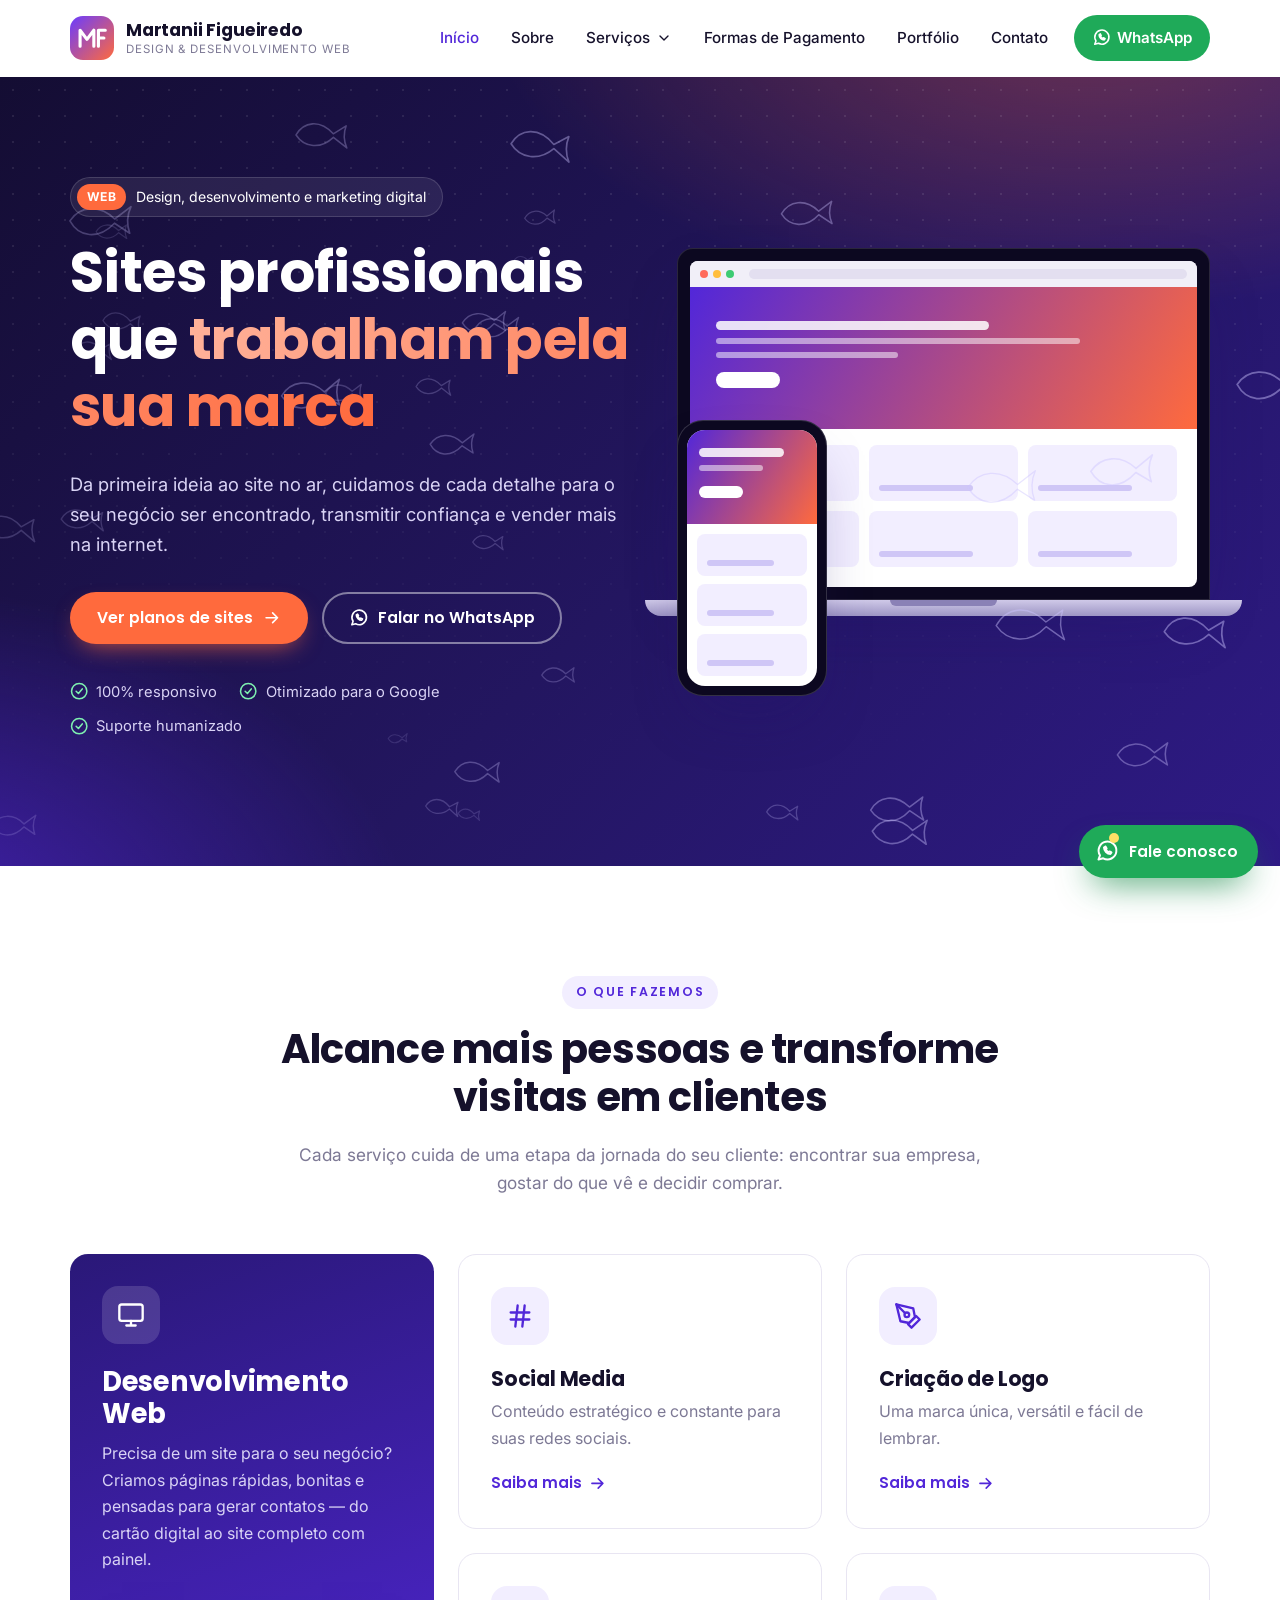
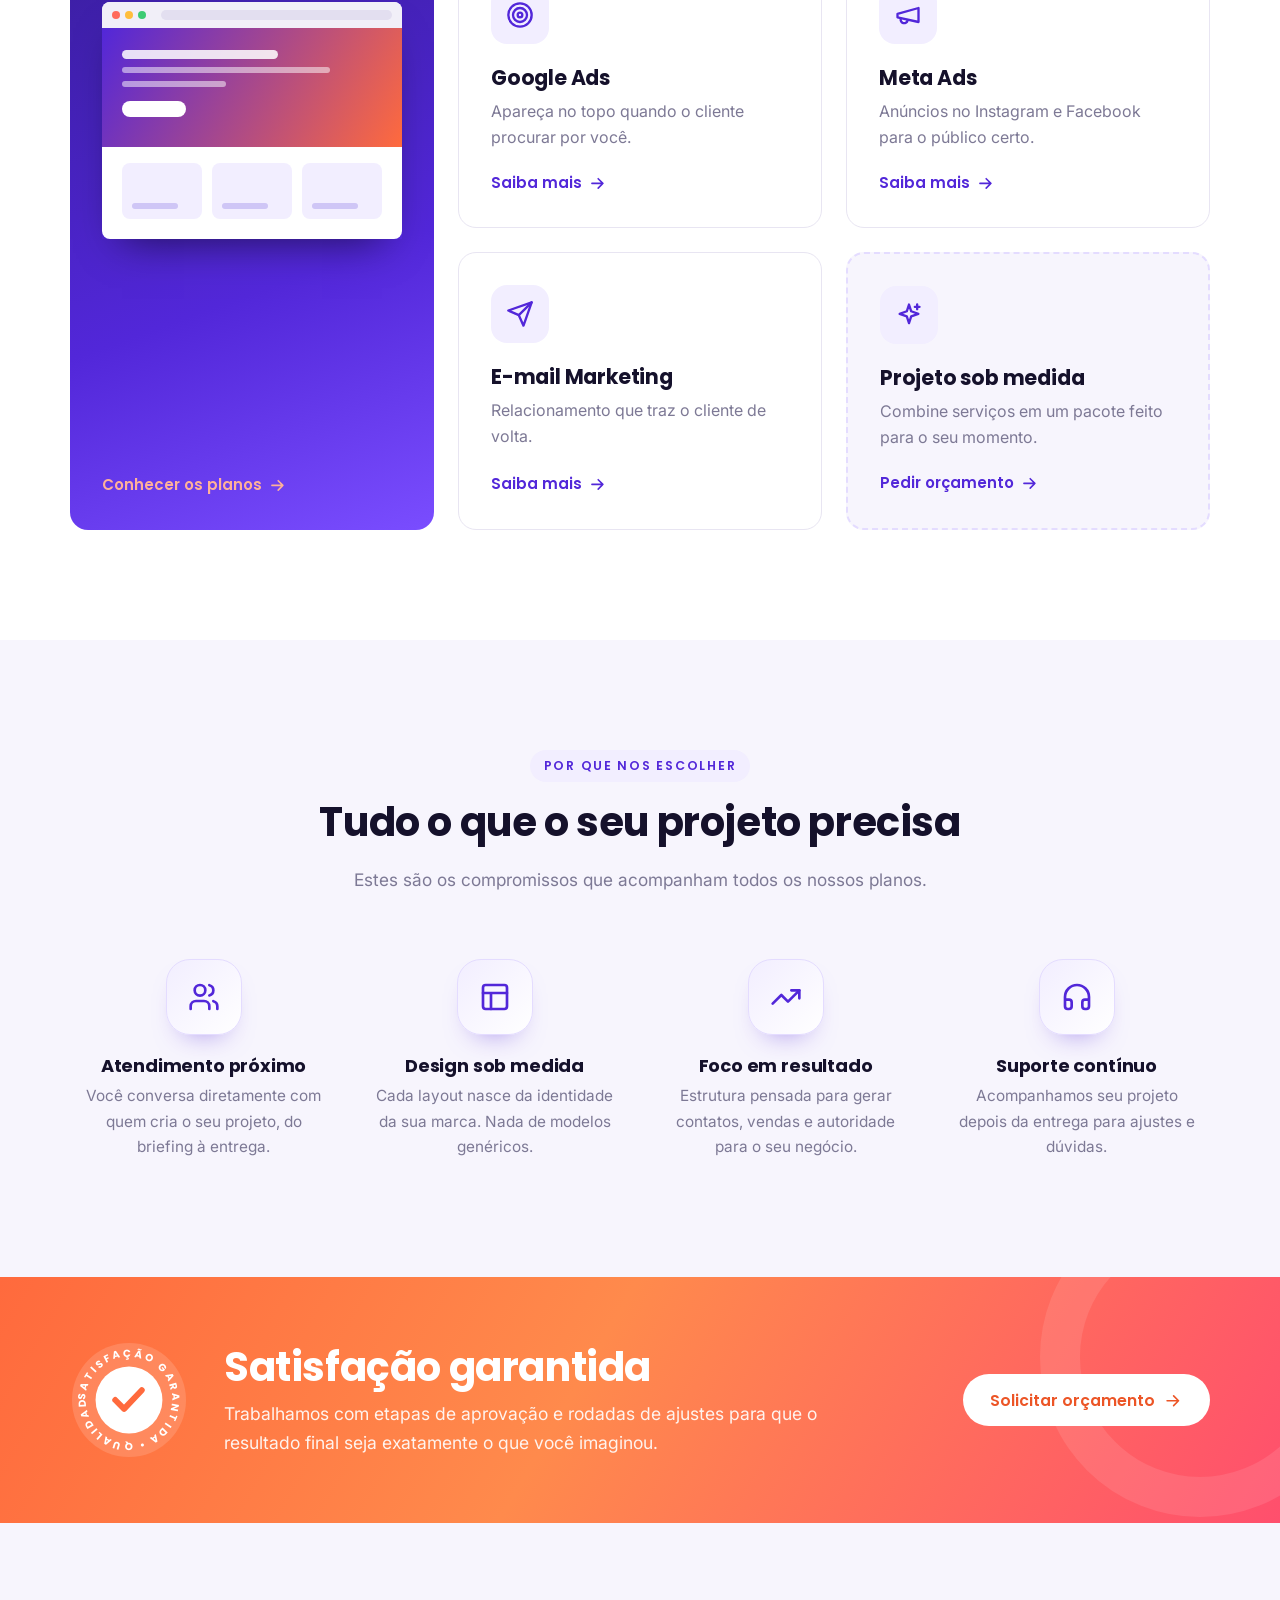
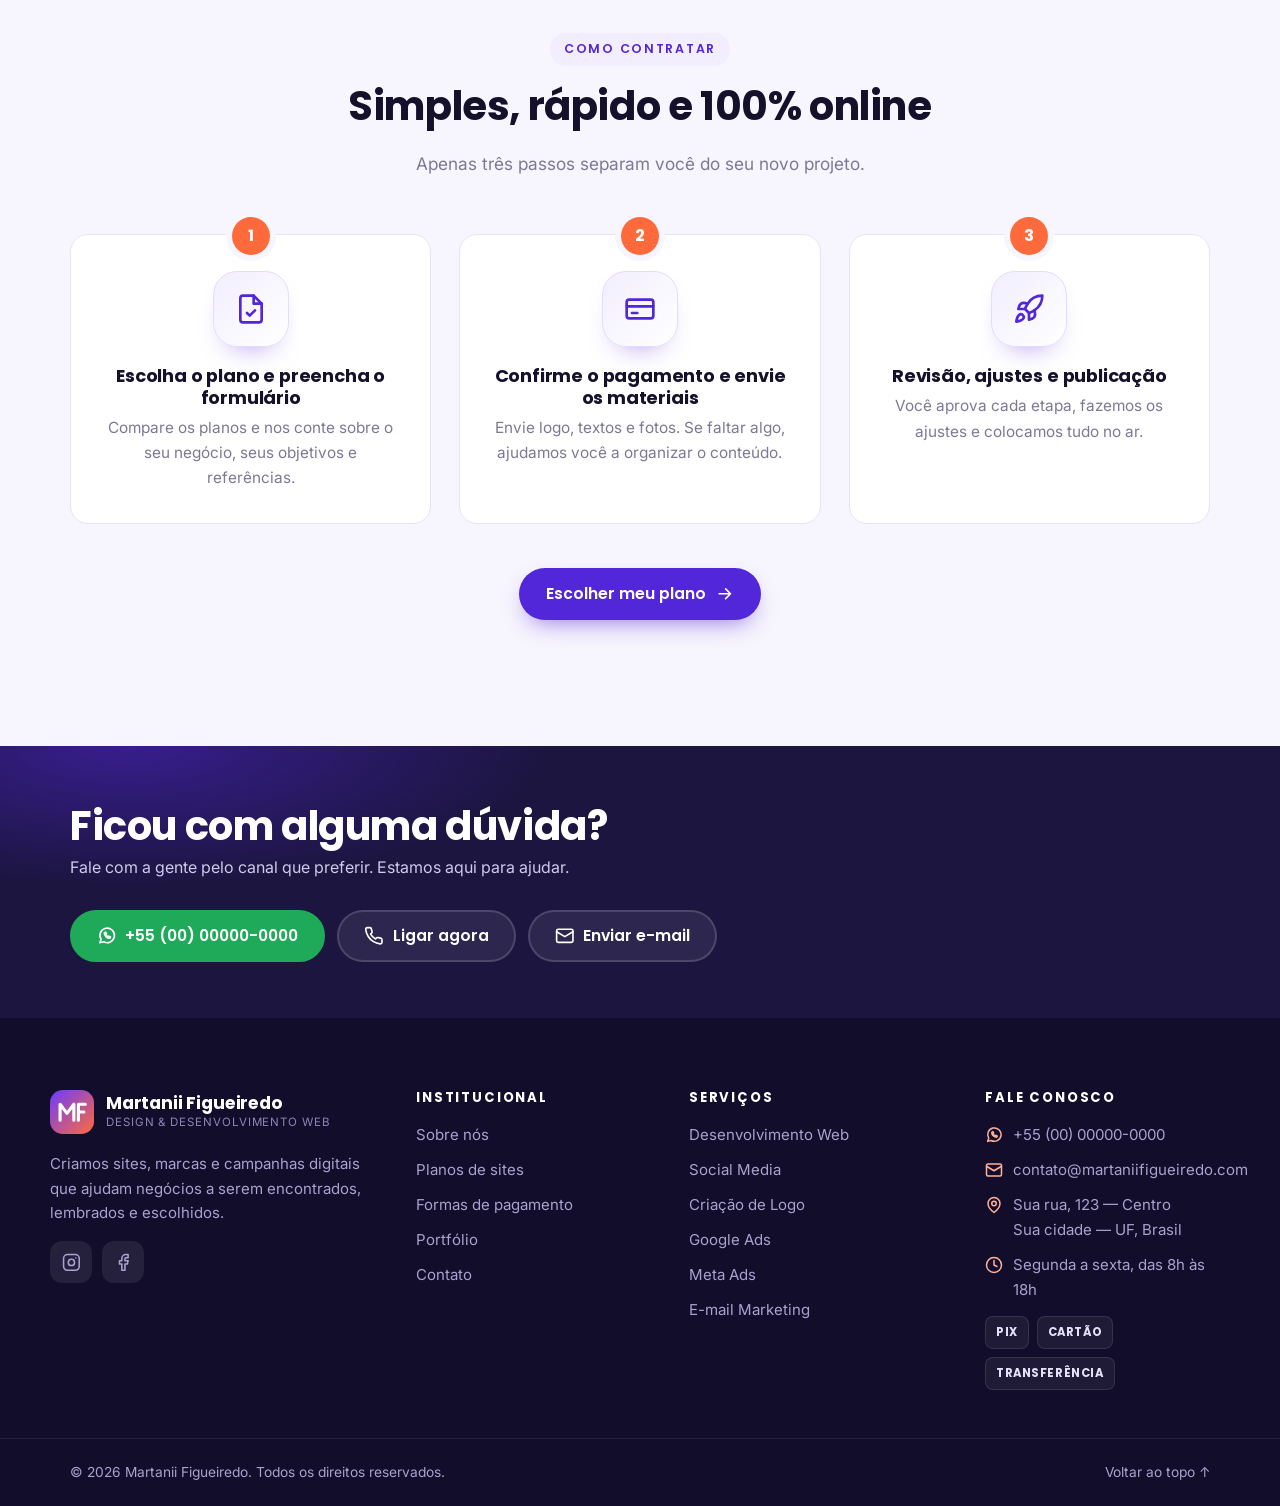
<file: index.html>
<!DOCTYPE html>
<html lang="pt-BR">
<head>
  <meta charset="UTF-8">
  <meta name="viewport" content="width=device-width, initial-scale=1">
  <title>Martanii Figueiredo — Criação de Sites, Design e Marketing Digital</title>
  <meta name="description" content="Criação de sites profissionais, landing pages, gestão de redes sociais, criação de logo e anúncios no Google e Meta. Conheça os planos da Martanii Figueiredo.">
  <meta name="theme-color" content="#231660">
  <meta property="og:type" content="website">
  <meta property="og:locale" content="pt_BR">
  <meta property="og:title" content="Martanii Figueiredo — Criação de Sites, Design e Marketing Digital">
  <meta property="og:description" content="Criação de sites profissionais, landing pages, gestão de redes sociais, criação de logo e anúncios no Google e Meta. Conheça os planos da Martanii Figueiredo.">
  <link rel="icon" href="assets/img/favicon.svg" type="image/svg+xml">
  <link rel="preconnect" href="https://fonts.googleapis.com">
  <link rel="preconnect" href="https://fonts.gstatic.com" crossorigin>
  <link rel="stylesheet" href="https://fonts.googleapis.com/css2?family=Inter:wght@400;500;600&family=Poppins:wght@500;600;700;800&display=swap">
  <link rel="stylesheet" href="assets/css/style.css">
  <script>document.documentElement.className = "js";</script>
  <script src="assets/js/config.js" defer></script>
  <script src="assets/js/main.js" defer></script>
  <script src="assets/js/fish.js" defer></script>
</head>
<body data-page="home">
  <a class="skip-link" href="#conteudo">Pular para o conteúdo</a>
  <div id="site-header"></div>

  <main id="conteudo">
    <section class="hero">
      <canvas class="hero-fish" id="hero-fish" aria-hidden="true"></canvas>
      <div class="container">
        <div>
          <span class="hero-pill"><b>WEB</b> Design, desenvolvimento e marketing digital</span>
          <h1>Sites profissionais que <span class="hl">trabalham pela sua marca</span></h1>
          <p class="hero-lead">Da primeira ideia ao site no ar, cuidamos de cada detalhe para o seu negócio ser encontrado, transmitir confiança e vender mais na internet.</p>
          <div class="hero-actions">
            <a class="btn btn-accent" href="desenvolvimento-web.html#planos">Ver planos de sites <i data-icon="arrow"></i></a>
            <a class="btn btn-ghost-light" data-link="whatsapp" href="contato.html"><i data-icon="whatsapp"></i> Falar no WhatsApp</a>
          </div>
          <div class="hero-badges">
            <span><i data-icon="check-circle"></i> 100% responsivo</span>
            <span><i data-icon="check-circle"></i> Otimizado para o Google</span>
            <span><i data-icon="check-circle"></i> Suporte humanizado</span>
          </div>
        </div>
        <div class="devices" aria-hidden="true">
          <div class="laptop">
            <div class="laptop-screen">
              <div class="ui">
                <div class="ui-bar"><i></i><i></i><i></i><em></em></div>
                <div class="ui-hero" style="padding:34px 26px"><div class="ui-line w60"></div><div class="ui-line w80 sm"></div><div class="ui-line w40 sm"></div><span class="ui-btn"></span></div>
                <div class="ui-body"><div class="ui-card"></div><div class="ui-card"></div><div class="ui-card"></div><div class="ui-card"></div><div class="ui-card"></div><div class="ui-card"></div></div>
              </div>
            </div>
            <div class="laptop-base"></div>
          </div>
          <div class="phone">
            <div class="ui">
              <div class="ui-hero"><div class="ui-line w80"></div><div class="ui-line w60 sm"></div><span class="ui-btn" style="width:44px;height:12px"></span></div>
              <div class="ui-body one"><div class="ui-card"></div><div class="ui-card"></div><div class="ui-card"></div></div>
            </div>
          </div>
        </div>
      </div>
      <canvas class="hero-fish-front" id="hero-fish-front" aria-hidden="true"></canvas>
    </section>

    <section class="section" id="servicos">
      <div class="container">
        <div class="section-head reveal">
          <span class="eyebrow">O que fazemos</span>
          <h2>Alcance mais pessoas e transforme visitas em clientes</h2>
          <p>Cada serviço cuida de uma etapa da jornada do seu cliente: encontrar sua empresa, gostar do que vê e decidir comprar.</p>
        </div>
        <div class="services">
          <a class="service-card featured reveal" href="desenvolvimento-web.html">
            <span class="s-ico"><i data-icon="monitor"></i></span>
            <h3>Desenvolvimento Web</h3>
            <p>Precisa de um site para o seu negócio? Criamos páginas rápidas, bonitas e pensadas para gerar contatos — do cartão digital ao site completo com painel.</p>
            <div class="mini-ui" aria-hidden="true">
              <div class="ui">
                <div class="ui-bar"><i></i><i></i><i></i><em></em></div>
                <div class="ui-hero"><div class="ui-line w60"></div><div class="ui-line w80 sm"></div><div class="ui-line w40 sm"></div><span class="ui-btn"></span></div>
                <div class="ui-body"><div class="ui-card"></div><div class="ui-card"></div><div class="ui-card"></div></div>
              </div>
            </div>
            <span class="more">Conhecer os planos <i data-icon="arrow"></i></span>
          </a>
          <a class="service-card reveal" href="social-media.html">
            <span class="s-ico"><i data-icon="hash"></i></span>
            <h3>Social Media</h3>
            <p>Conteúdo estratégico e constante para suas redes sociais.</p>
            <span class="more">Saiba mais <i data-icon="arrow"></i></span>
          </a>
          <a class="service-card reveal" href="criacao-de-logo.html">
            <span class="s-ico"><i data-icon="pen"></i></span>
            <h3>Criação de Logo</h3>
            <p>Uma marca única, versátil e fácil de lembrar.</p>
            <span class="more">Saiba mais <i data-icon="arrow"></i></span>
          </a>
          <a class="service-card reveal" href="google-ads.html">
            <span class="s-ico"><i data-icon="target"></i></span>
            <h3>Google Ads</h3>
            <p>Apareça no topo quando o cliente procurar por você.</p>
            <span class="more">Saiba mais <i data-icon="arrow"></i></span>
          </a>
          <a class="service-card reveal" href="meta-ads.html">
            <span class="s-ico"><i data-icon="megaphone"></i></span>
            <h3>Meta Ads</h3>
            <p>Anúncios no Instagram e Facebook para o público certo.</p>
            <span class="more">Saiba mais <i data-icon="arrow"></i></span>
          </a>
          <a class="service-card reveal" href="email-marketing.html">
            <span class="s-ico"><i data-icon="send"></i></span>
            <h3>E-mail Marketing</h3>
            <p>Relacionamento que traz o cliente de volta.</p>
            <span class="more">Saiba mais <i data-icon="arrow"></i></span>
          </a>
          <a class="service-card cta-card reveal" href="contato.html?servico=Projeto%20sob%20medida">
            <span class="s-ico"><i data-icon="sparkles"></i></span>
            <h3>Projeto sob medida</h3>
            <p>Combine serviços em um pacote feito para o seu momento.</p>
            <span class="more">Pedir orçamento <i data-icon="arrow"></i></span>
          </a>
        </div>
      </div>
    </section>

    <section class="section section-alt">
      <div class="container">
        <div class="section-head reveal">
          <span class="eyebrow">Por que nos escolher</span>
          <h2>Tudo o que o seu projeto precisa</h2>
          <p>Estes são os compromissos que acompanham todos os nossos planos.</p>
        </div>
        <div class="grid grid-4">
          <div class="feature reveal">
            <div class="f-ico"><i data-icon="users"></i></div>
            <h4>Atendimento próximo</h4>
            <p>Você conversa diretamente com quem cria o seu projeto, do briefing à entrega.</p>
          </div>
          <div class="feature reveal">
            <div class="f-ico"><i data-icon="layout"></i></div>
            <h4>Design sob medida</h4>
            <p>Cada layout nasce da identidade da sua marca. Nada de modelos genéricos.</p>
          </div>
          <div class="feature reveal">
            <div class="f-ico"><i data-icon="trending"></i></div>
            <h4>Foco em resultado</h4>
            <p>Estrutura pensada para gerar contatos, vendas e autoridade para o seu negócio.</p>
          </div>
          <div class="feature reveal">
            <div class="f-ico"><i data-icon="headset"></i></div>
            <h4>Suporte contínuo</h4>
            <p>Acompanhamos seu projeto depois da entrega para ajustes e dúvidas.</p>
          </div>
        </div>
      </div>
    </section>

    <section class="guarantee">
      <div class="container">
        <svg class="seal" viewBox="0 0 120 120" aria-hidden="true">
            <defs><path id="sealPath" d="M60 60m-44 0a44 44 0 1 1 88 0a44 44 0 1 1-88 0"/></defs>
            <circle cx="60" cy="60" r="58" fill="rgba(255,255,255,.14)"/>
            <circle cx="60" cy="60" r="34" fill="#fff"/>
            <g class="seal-spin"><text font-family="Poppins, sans-serif" font-size="10.5" font-weight="700" letter-spacing="2.2" fill="#fff"><textPath href="#sealPath">SATISFAÇÃO GARANTIDA • QUALIDADE •</textPath></text></g>
            <path d="m46 60 9 9 18-19" fill="none" stroke="#ff6a3d" stroke-width="6" stroke-linecap="round" stroke-linejoin="round"/>
          </svg>
        <div>
          <h2>Satisfação garantida</h2>
          <p>Trabalhamos com etapas de aprovação e rodadas de ajustes para que o resultado final seja exatamente o que você imaginou.</p>
        </div>
        <a class="btn" href="contato.html">Solicitar orçamento <i data-icon="arrow"></i></a>
      </div>
    </section>

    <section class="section section-alt">
      <div class="container">
        <div class="section-head reveal">
          <span class="eyebrow">Como contratar</span>
          <h2>Simples, rápido e 100% online</h2>
          <p>Apenas três passos separam você do seu novo projeto.</p>
        </div>
        <div class="steps">
          <div class="step reveal">
            <span class="step-num">1</span>
            <div class="f-ico"><i data-icon="file"></i></div>
            <h4>Escolha o plano e preencha o formulário</h4>
            <p>Compare os planos e nos conte sobre o seu negócio, seus objetivos e referências.</p>
          </div>
          <div class="step reveal">
            <span class="step-num">2</span>
            <div class="f-ico"><i data-icon="card"></i></div>
            <h4>Confirme o pagamento e envie os materiais</h4>
            <p>Envie logo, textos e fotos. Se faltar algo, ajudamos você a organizar o conteúdo.</p>
          </div>
          <div class="step reveal">
            <span class="step-num">3</span>
            <div class="f-ico"><i data-icon="rocket"></i></div>
            <h4>Revisão, ajustes e publicação</h4>
            <p>Você aprova cada etapa, fazemos os ajustes e colocamos tudo no ar.</p>
          </div>
        </div>
        <p class="center" style="margin-top:44px"><a class="btn btn-primary" href="desenvolvimento-web.html#planos">Escolher meu plano <i data-icon="arrow"></i></a></p>
      </div>
    </section>

    <div id="site-help"></div>
  </main>

  <div id="site-footer"></div>
</body>
</html>
</file>
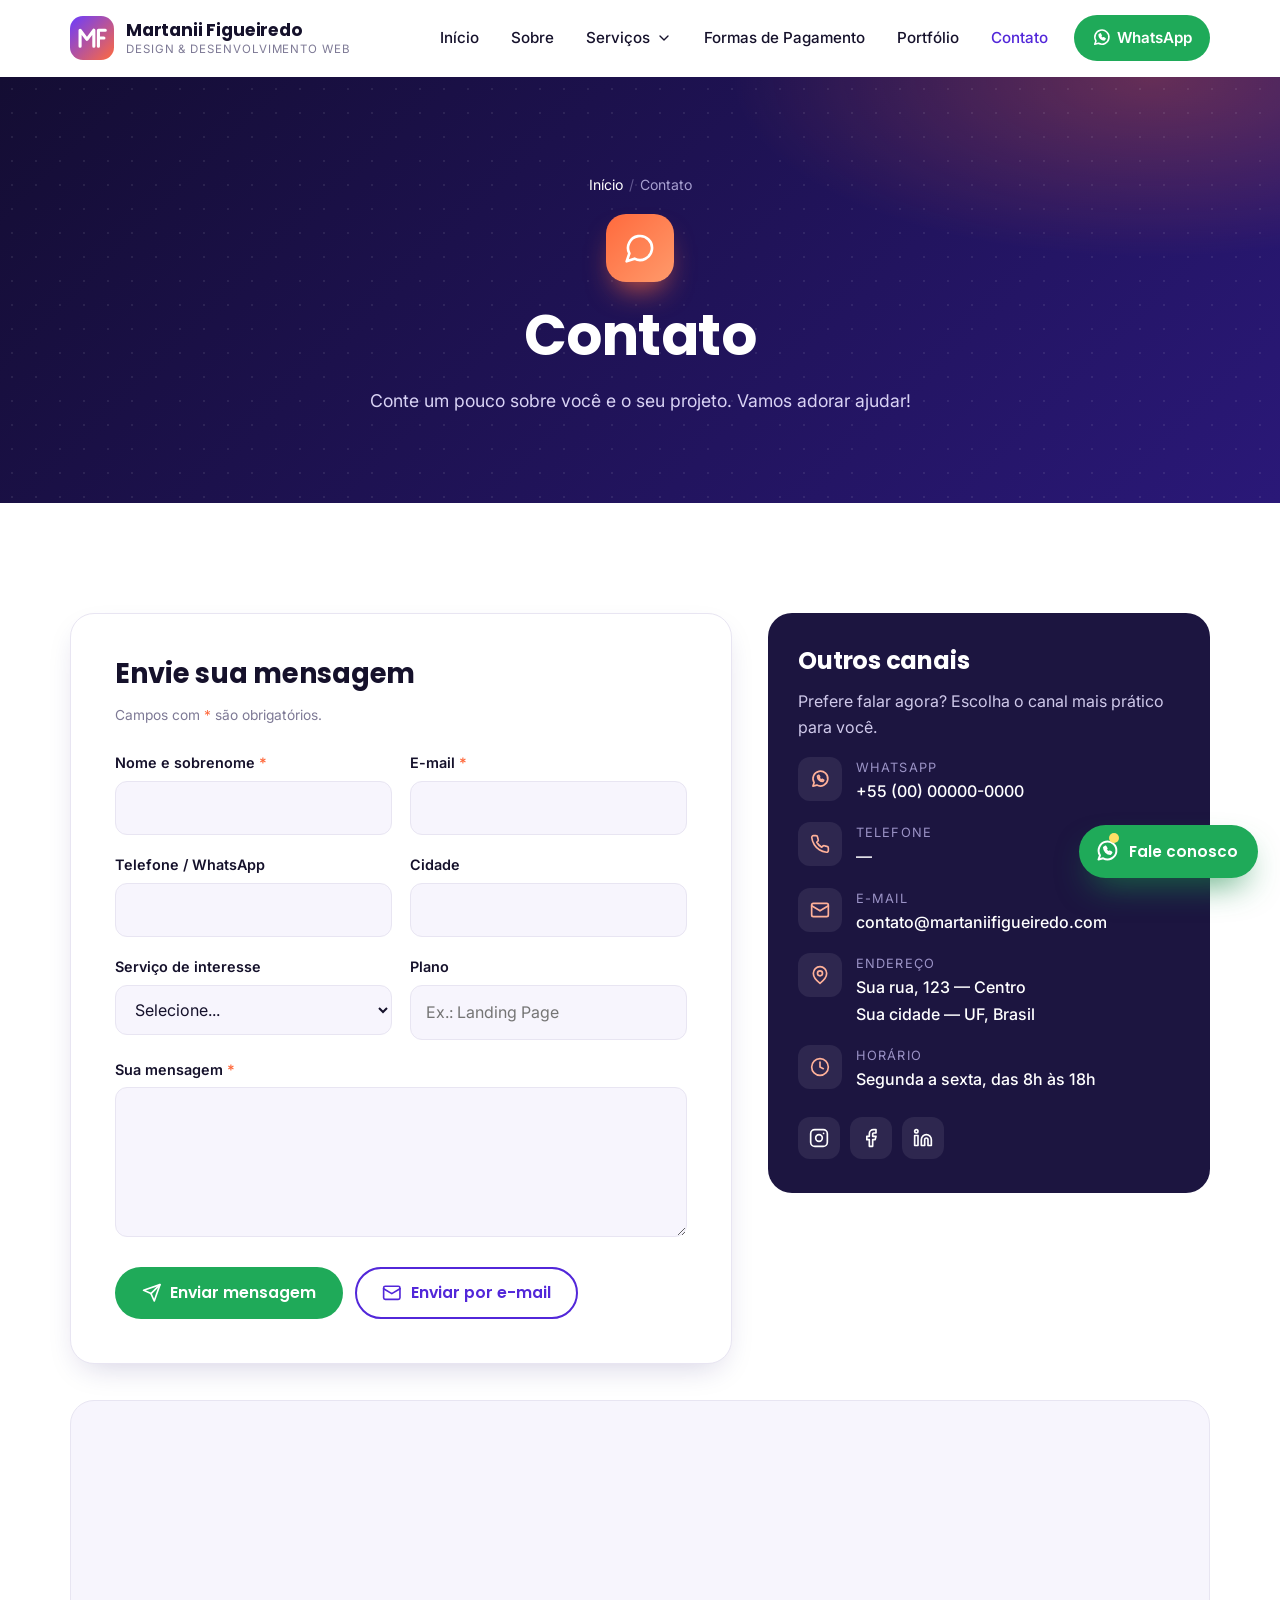
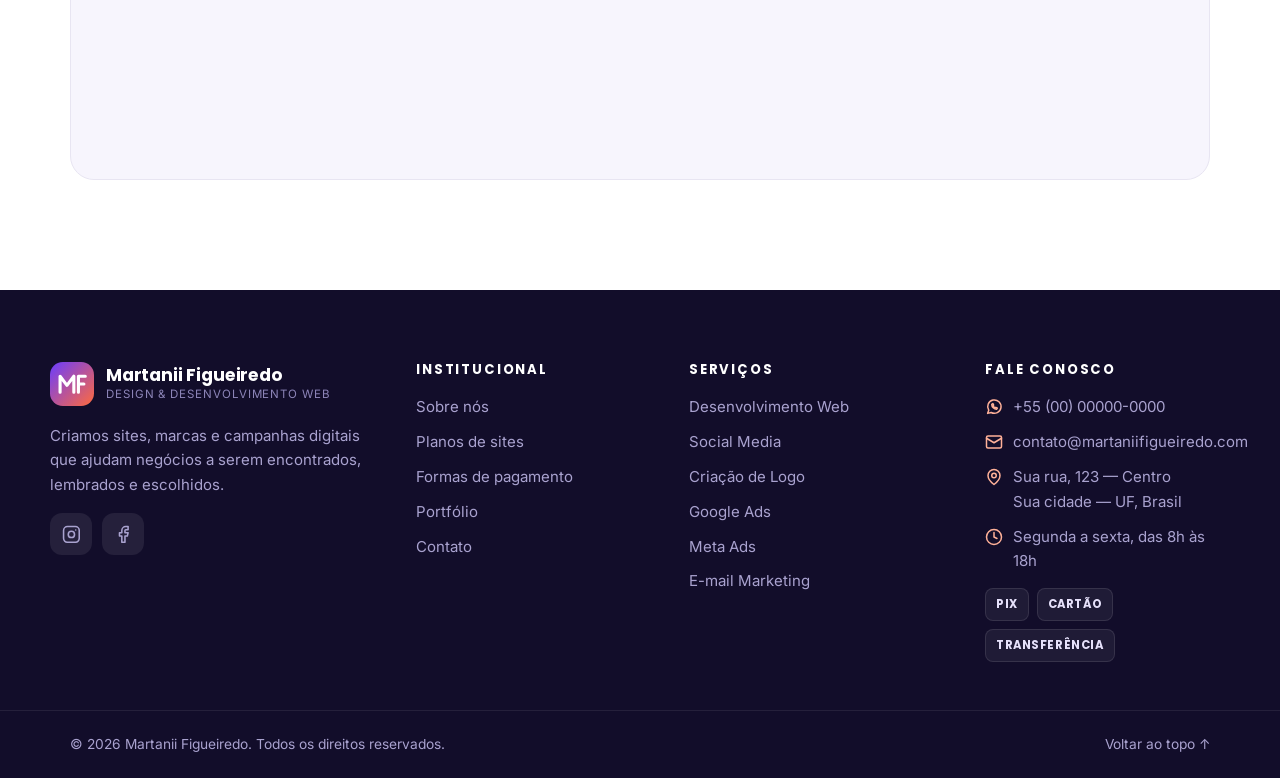
<file: contato.html>
<!DOCTYPE html>
<html lang="pt-BR">
<head>
  <meta charset="UTF-8">
  <meta name="viewport" content="width=device-width, initial-scale=1">
  <title>Contato | Martanii Figueiredo</title>
  <meta name="description" content="Fale com a Martanii Figueiredo pelo formulário, WhatsApp, telefone ou e-mail e solicite o orçamento do seu projeto.">
  <meta name="theme-color" content="#231660">
  <meta property="og:type" content="website">
  <meta property="og:locale" content="pt_BR">
  <meta property="og:title" content="Contato | Martanii Figueiredo">
  <meta property="og:description" content="Fale com a Martanii Figueiredo pelo formulário, WhatsApp, telefone ou e-mail e solicite o orçamento do seu projeto.">
  <link rel="icon" href="assets/img/favicon.svg" type="image/svg+xml">
  <link rel="preconnect" href="https://fonts.googleapis.com">
  <link rel="preconnect" href="https://fonts.gstatic.com" crossorigin>
  <link rel="stylesheet" href="https://fonts.googleapis.com/css2?family=Inter:wght@400;500;600&family=Poppins:wght@500;600;700;800&display=swap">
  <link rel="stylesheet" href="assets/css/style.css">
  <script>document.documentElement.className = "js";</script>
  <script src="assets/js/config.js" defer></script>
  <script src="assets/js/main.js" defer></script>
</head>
<body data-page="contato">
  <a class="skip-link" href="#conteudo">Pular para o conteúdo</a>
  <div id="site-header"></div>

  <main id="conteudo">
    <section class="page-hero">
      <div class="container">
        <nav aria-label="Você está em"><ol class="breadcrumb"><li><a href="index.html">Início</a></li><li aria-current="page">Contato</li></ol></nav>
        <div class="hero-ico"><i data-icon="message"></i></div>
        <h1>Contato</h1>
        <p>Conte um pouco sobre você e o seu projeto. Vamos adorar ajudar!</p>
      </div>
    </section>

    <section class="section">
      <div class="container">
        <div class="contact-grid">
          <div class="form-card reveal">
            <h2>Envie sua mensagem</h2>
            <p class="form-hint" style="margin-bottom:24px">Campos com <span style="color:var(--accent)">*</span> são obrigatórios.</p>
            <form id="contact-form" novalidate>
              <div class="form-grid">
                <div class="field">
                  <label for="nome">Nome e sobrenome <span class="req">*</span></label>
                  <input id="nome" name="nome" type="text" autocomplete="name" required>
                  <span class="error">Informe seu nome.</span>
                </div>
                <div class="field">
                  <label for="email">E-mail <span class="req">*</span></label>
                  <input id="email" name="email" type="email" autocomplete="email" required>
                  <span class="error">Informe um e-mail válido.</span>
                </div>
                <div class="field">
                  <label for="telefone">Telefone / WhatsApp</label>
                  <input id="telefone" name="telefone" type="tel" autocomplete="tel">
                </div>
                <div class="field">
                  <label for="cidade">Cidade</label>
                  <input id="cidade" name="cidade" type="text" autocomplete="address-level2">
                </div>
                <div class="field">
                  <label for="servico">Serviço de interesse</label>
                  <select id="servico" name="servico">
                    <option value="">Selecione...</option>
                    <option>Desenvolvimento Web</option>
                    <option>Social Media</option>
                    <option>Criação de Logo</option>
                    <option>Google Ads</option>
                    <option>Meta Ads</option>
                    <option>E-mail Marketing</option>
                    <option>Projeto sob medida</option>
                  </select>
                </div>
                <div class="field">
                  <label for="plano">Plano</label>
                  <input id="plano" name="plano" type="text" placeholder="Ex.: Landing Page">
                </div>
                <div class="field full">
                  <label for="mensagem">Sua mensagem <span class="req">*</span></label>
                  <textarea id="mensagem" name="mensagem" required></textarea>
                  <span class="error">Escreva sua mensagem.</span>
                </div>
              </div>
              <div class="form-actions" style="margin-top:22px">
                <button class="btn btn-whats" type="submit"><i data-icon="send"></i> Enviar mensagem</button>
                <button class="btn btn-outline" type="button" id="send-email"><i data-icon="mail"></i> Enviar por e-mail</button>
              </div>
              <div class="form-status" role="status" aria-live="polite"></div>
            </form>
          </div>

          <aside class="info-card reveal">
            <h3>Outros canais</h3>
            <p>Prefere falar agora? Escolha o canal mais prático para você.</p>
            <ul class="info-list">
              <li><span class="i-ico"><i data-icon="whatsapp"></i></span><div><small>WhatsApp</small><a data-link="whatsapp" href="#"><span data-site="telefone">—</span></a></div></li>
              <li data-hide-wrap><span class="i-ico"><i data-icon="phone"></i></span><div><small>Telefone</small><a data-link="tel2" href="#"><span data-site="telefone2" data-hide-empty>—</span></a></div></li>
              <li><span class="i-ico"><i data-icon="mail"></i></span><div><small>E-mail</small><a data-link="email" href="#"><span data-site="email">—</span></a></div></li>
              <li><span class="i-ico"><i data-icon="pin"></i></span><div><small>Endereço</small><span><span data-site="endereco">—</span><br><span data-site="cidade">—</span></span></div></li>
              <li><span class="i-ico"><i data-icon="clock"></i></span><div><small>Horário</small><span data-site="horario">—</span></div></li>
            </ul>
            <div class="socials">
              <a data-link="instagram" href="#" aria-label="Instagram"><i data-icon="instagram"></i></a>
              <a data-link="facebook" href="#" aria-label="Facebook"><i data-icon="facebook"></i></a>
              <a data-link="linkedin" href="#" aria-label="LinkedIn"><i data-icon="linkedin"></i></a>
            </div>
          </aside>
        </div>

        <div class="map reveal" id="map"></div>
      </div>
    </section>
  </main>

  <div id="site-footer"></div>
</body>
</html>
</file>
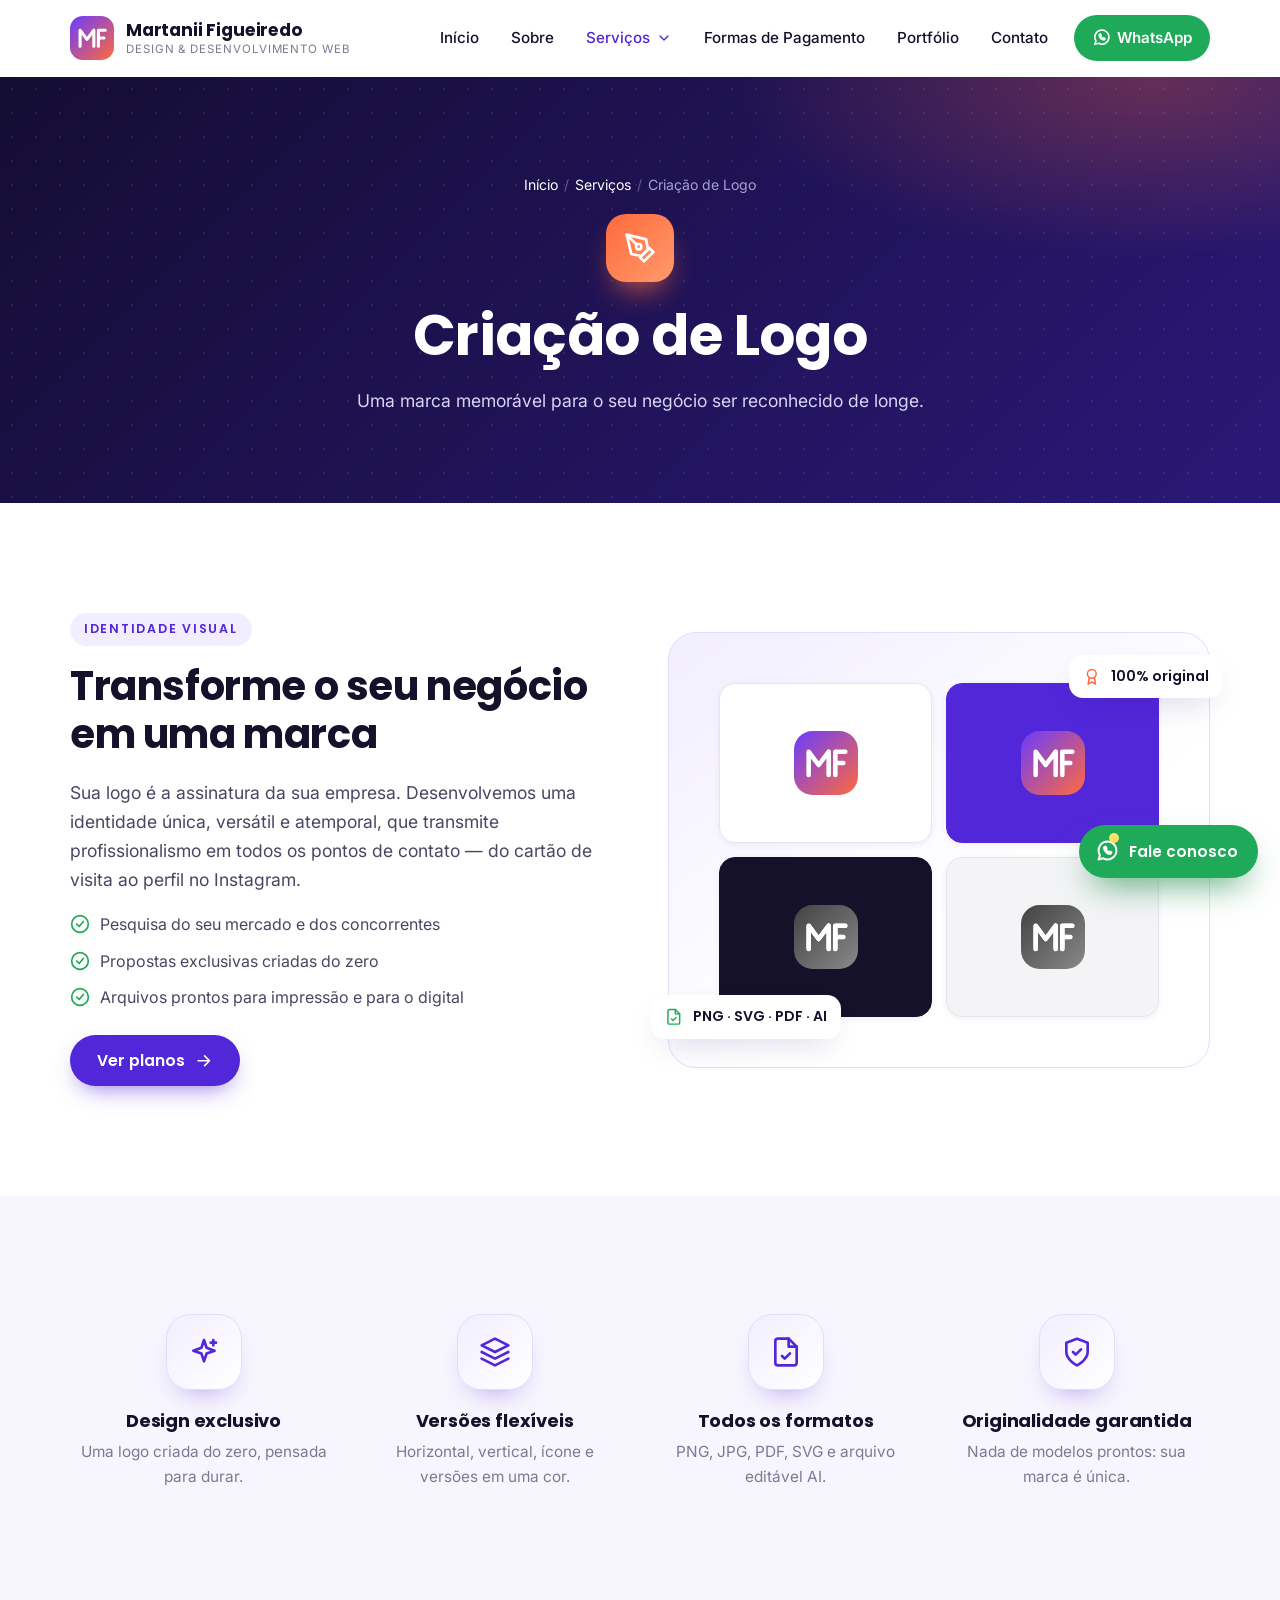
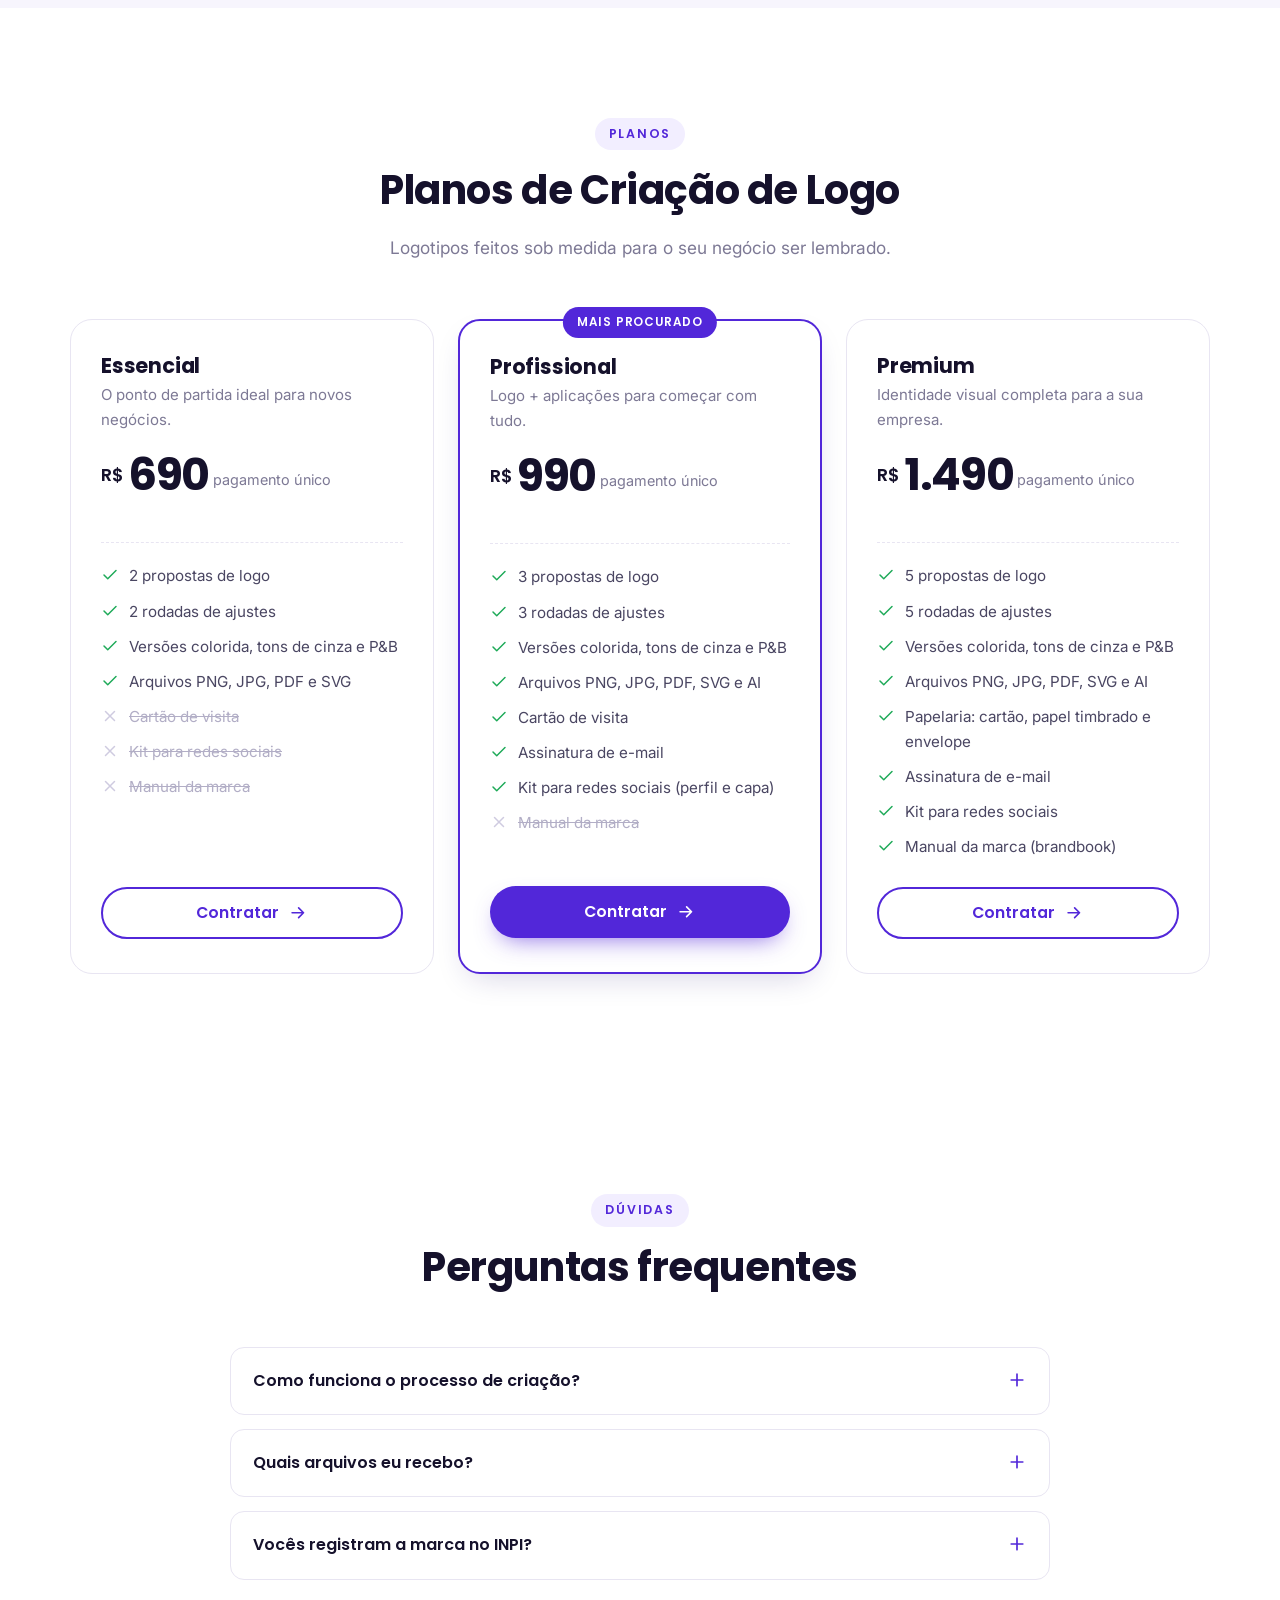
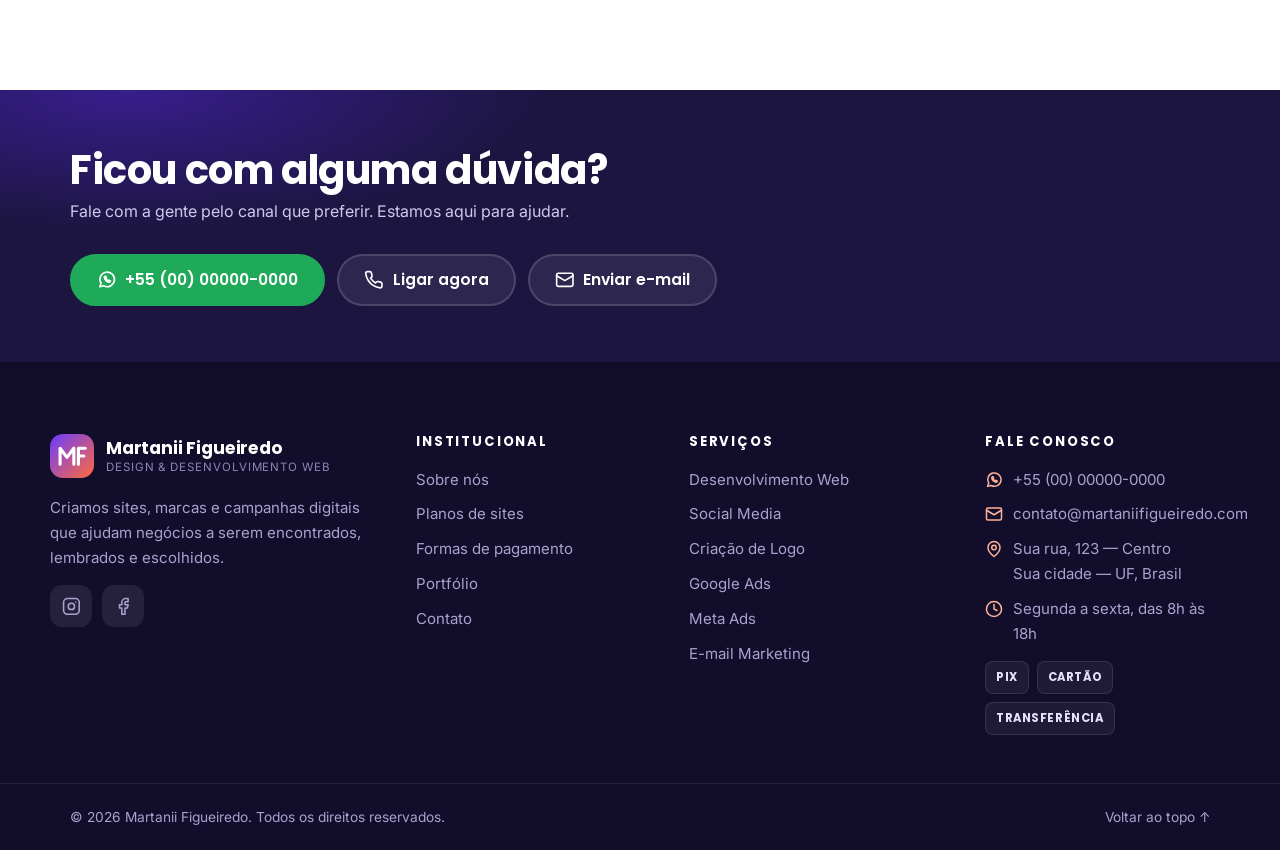
<file: criacao-de-logo.html>
<!DOCTYPE html>
<html lang="pt-BR">
<head>
  <meta charset="UTF-8">
  <meta name="viewport" content="width=device-width, initial-scale=1">
  <title>Criação de Logo e Identidade Visual | Martanii Figueiredo</title>
  <meta name="description" content="Criação de logotipo profissional e identidade visual completa: propostas exclusivas, arquivos em todos os formatos e manual da marca.">
  <meta name="theme-color" content="#231660">
  <meta property="og:type" content="website">
  <meta property="og:locale" content="pt_BR">
  <meta property="og:title" content="Criação de Logo e Identidade Visual | Martanii Figueiredo">
  <meta property="og:description" content="Criação de logotipo profissional e identidade visual completa: propostas exclusivas, arquivos em todos os formatos e manual da marca.">
  <link rel="icon" href="assets/img/favicon.svg" type="image/svg+xml">
  <link rel="preconnect" href="https://fonts.googleapis.com">
  <link rel="preconnect" href="https://fonts.gstatic.com" crossorigin>
  <link rel="stylesheet" href="https://fonts.googleapis.com/css2?family=Inter:wght@400;500;600&family=Poppins:wght@500;600;700;800&display=swap">
  <link rel="stylesheet" href="assets/css/style.css">
  <script>document.documentElement.className = "js";</script>
  <script src="assets/js/config.js" defer></script>
  <script src="assets/js/main.js" defer></script>
</head>
<body data-page="logo">
  <a class="skip-link" href="#conteudo">Pular para o conteúdo</a>
  <div id="site-header"></div>

  <main id="conteudo">
    <section class="page-hero">
      <div class="container">
        <nav aria-label="Você está em"><ol class="breadcrumb"><li><a href="index.html">Início</a></li><li><a href="index.html#servicos">Serviços</a></li><li aria-current="page">Criação de Logo</li></ol></nav>
        <div class="hero-ico"><i data-icon="pen"></i></div>
        <h1>Criação de Logo</h1>
        <p>Uma marca memorável para o seu negócio ser reconhecido de longe.</p>
      </div>
    </section>

    <section class="section">
      <div class="container intro">
        <div class="reveal">
          <span class="eyebrow">Identidade visual</span>
          <h2>Transforme o seu negócio em uma marca</h2>
          <p class="lead">Sua logo é a assinatura da sua empresa. Desenvolvemos uma identidade única, versátil e atemporal, que transmite profissionalismo em todos os pontos de contato — do cartão de visita ao perfil no Instagram.</p>
          <ul class="check-list"><li><i data-icon="check-circle"></i><span>Pesquisa do seu mercado e dos concorrentes</span></li><li><i data-icon="check-circle"></i><span>Propostas exclusivas criadas do zero</span></li><li><i data-icon="check-circle"></i><span>Arquivos prontos para impressão e para o digital</span></li></ul>
          <a class="btn btn-primary" href="#planos">Ver planos <i data-icon="arrow"></i></a>
        </div>
        <div class="intro-art reveal">
          <div class="mock mock-logos">
            <div class="logo-tile"><span data-brand-mark></span></div>
            <div class="logo-tile t2"><span data-brand-mark></span></div>
            <div class="logo-tile t3"><span data-brand-mark></span></div>
            <div class="logo-tile t4"><span data-brand-mark></span></div>
          </div>
          <span class="intro-chip c1"><i data-icon="file"></i> PNG · SVG · PDF · AI</span>
          <span class="intro-chip c2"><i data-icon="award"></i> 100% original</span>
        </div>
      </div>
    </section>

    <section class="section section-alt">
      <div class="container">
        <div class="grid grid-4">
          <div class="feature reveal">
            <div class="f-ico"><i data-icon="sparkles"></i></div>
            <h4>Design exclusivo</h4>
            <p>Uma logo criada do zero, pensada para durar.</p>
          </div>
          <div class="feature reveal">
            <div class="f-ico"><i data-icon="layers"></i></div>
            <h4>Versões flexíveis</h4>
            <p>Horizontal, vertical, ícone e versões em uma cor.</p>
          </div>
          <div class="feature reveal">
            <div class="f-ico"><i data-icon="file"></i></div>
            <h4>Todos os formatos</h4>
            <p>PNG, JPG, PDF, SVG e arquivo editável AI.</p>
          </div>
          <div class="feature reveal">
            <div class="f-ico"><i data-icon="shield"></i></div>
            <h4>Originalidade garantida</h4>
            <p>Nada de modelos prontos: sua marca é única.</p>
          </div>
        </div>
      </div>
    </section>

    <section class="section" id="planos" data-service="Criação de Logo">
      <div class="container">
        <div class="plan-group">
          <div class="section-head reveal">
            <span class="eyebrow">Planos</span>
            <h2>Planos de Criação de Logo</h2>
            <p>Logotipos feitos sob medida para o seu negócio ser lembrado.</p>
          </div>
          <div class="plans">
          <article class="plan reveal">
            
            <h3 class="plan-name">Essencial</h3>
            <p class="plan-desc">O ponto de partida ideal para novos negócios.</p>
            <div class="plan-price"><span class="cur">R$</span><strong data-price="690">690</strong><span class="per">pagamento único</span></div>
            <p class="plan-note"></p>
            <ul><li><i data-icon="check"></i><span>2 propostas de logo</span></li><li><i data-icon="check"></i><span>2 rodadas de ajustes</span></li><li><i data-icon="check"></i><span>Versões colorida, tons de cinza e P&amp;B</span></li><li><i data-icon="check"></i><span>Arquivos PNG, JPG, PDF e SVG</span></li><li class="no"><i data-icon="x"></i><span>Cartão de visita</span></li><li class="no"><i data-icon="x"></i><span>Kit para redes sociais</span></li><li class="no"><i data-icon="x"></i><span>Manual da marca</span></li></ul>
            <a class="btn btn-outline btn-block" href="contato.html" data-plan="Essencial">Contratar <i data-icon="arrow"></i></a>
          </article>
          <article class="plan popular reveal">
            <span class="badge">Mais procurado</span>
            <h3 class="plan-name">Profissional</h3>
            <p class="plan-desc">Logo + aplicações para começar com tudo.</p>
            <div class="plan-price"><span class="cur">R$</span><strong data-price="990">990</strong><span class="per">pagamento único</span></div>
            <p class="plan-note"></p>
            <ul><li><i data-icon="check"></i><span>3 propostas de logo</span></li><li><i data-icon="check"></i><span>3 rodadas de ajustes</span></li><li><i data-icon="check"></i><span>Versões colorida, tons de cinza e P&amp;B</span></li><li><i data-icon="check"></i><span>Arquivos PNG, JPG, PDF, SVG e AI</span></li><li><i data-icon="check"></i><span>Cartão de visita</span></li><li><i data-icon="check"></i><span>Assinatura de e-mail</span></li><li><i data-icon="check"></i><span>Kit para redes sociais (perfil e capa)</span></li><li class="no"><i data-icon="x"></i><span>Manual da marca</span></li></ul>
            <a class="btn btn-primary btn-block" href="contato.html" data-plan="Profissional">Contratar <i data-icon="arrow"></i></a>
          </article>
          <article class="plan reveal">
            
            <h3 class="plan-name">Premium</h3>
            <p class="plan-desc">Identidade visual completa para a sua empresa.</p>
            <div class="plan-price"><span class="cur">R$</span><strong data-price="1490">1.490</strong><span class="per">pagamento único</span></div>
            <p class="plan-note"></p>
            <ul><li><i data-icon="check"></i><span>5 propostas de logo</span></li><li><i data-icon="check"></i><span>5 rodadas de ajustes</span></li><li><i data-icon="check"></i><span>Versões colorida, tons de cinza e P&amp;B</span></li><li><i data-icon="check"></i><span>Arquivos PNG, JPG, PDF, SVG e AI</span></li><li><i data-icon="check"></i><span>Papelaria: cartão, papel timbrado e envelope</span></li><li><i data-icon="check"></i><span>Assinatura de e-mail</span></li><li><i data-icon="check"></i><span>Kit para redes sociais</span></li><li><i data-icon="check"></i><span>Manual da marca (brandbook)</span></li></ul>
            <a class="btn btn-outline btn-block" href="contato.html" data-plan="Premium">Contratar <i data-icon="arrow"></i></a>
          </article>
          </div>
        </div>
      </div>
    </section>

    <section class="section">
      <div class="container">
        <div class="section-head reveal">
          <span class="eyebrow">Dúvidas</span>
          <h2>Perguntas frequentes</h2>
        </div>
        <div class="faq">
          <details class="reveal">
            <summary>Como funciona o processo de criação?<i data-icon="plus"></i></summary>
            <p>Começamos com um briefing sobre o seu negócio. Em seguida apresentamos as propostas, você escolhe a favorita e fazemos os ajustes até a versão final.</p>
          </details>
          <details class="reveal">
            <summary>Quais arquivos eu recebo?<i data-icon="plus"></i></summary>
            <p>Você recebe a logo em alta resolução nos formatos PNG, JPG, PDF e SVG (e AI nos planos Profissional e Premium), em versões para fundos claros e escuros.</p>
          </details>
          <details class="reveal">
            <summary>Vocês registram a marca no INPI?<i data-icon="plus"></i></summary>
            <p>O registro é feito pelo titular da marca, mas podemos orientar você sobre o processo e indicar profissionais especializados.</p>
          </details>
        </div>
      </div>
    </section>

    <div id="site-help"></div>
  </main>

  <div id="site-footer"></div>
</body>
</html>
</file>
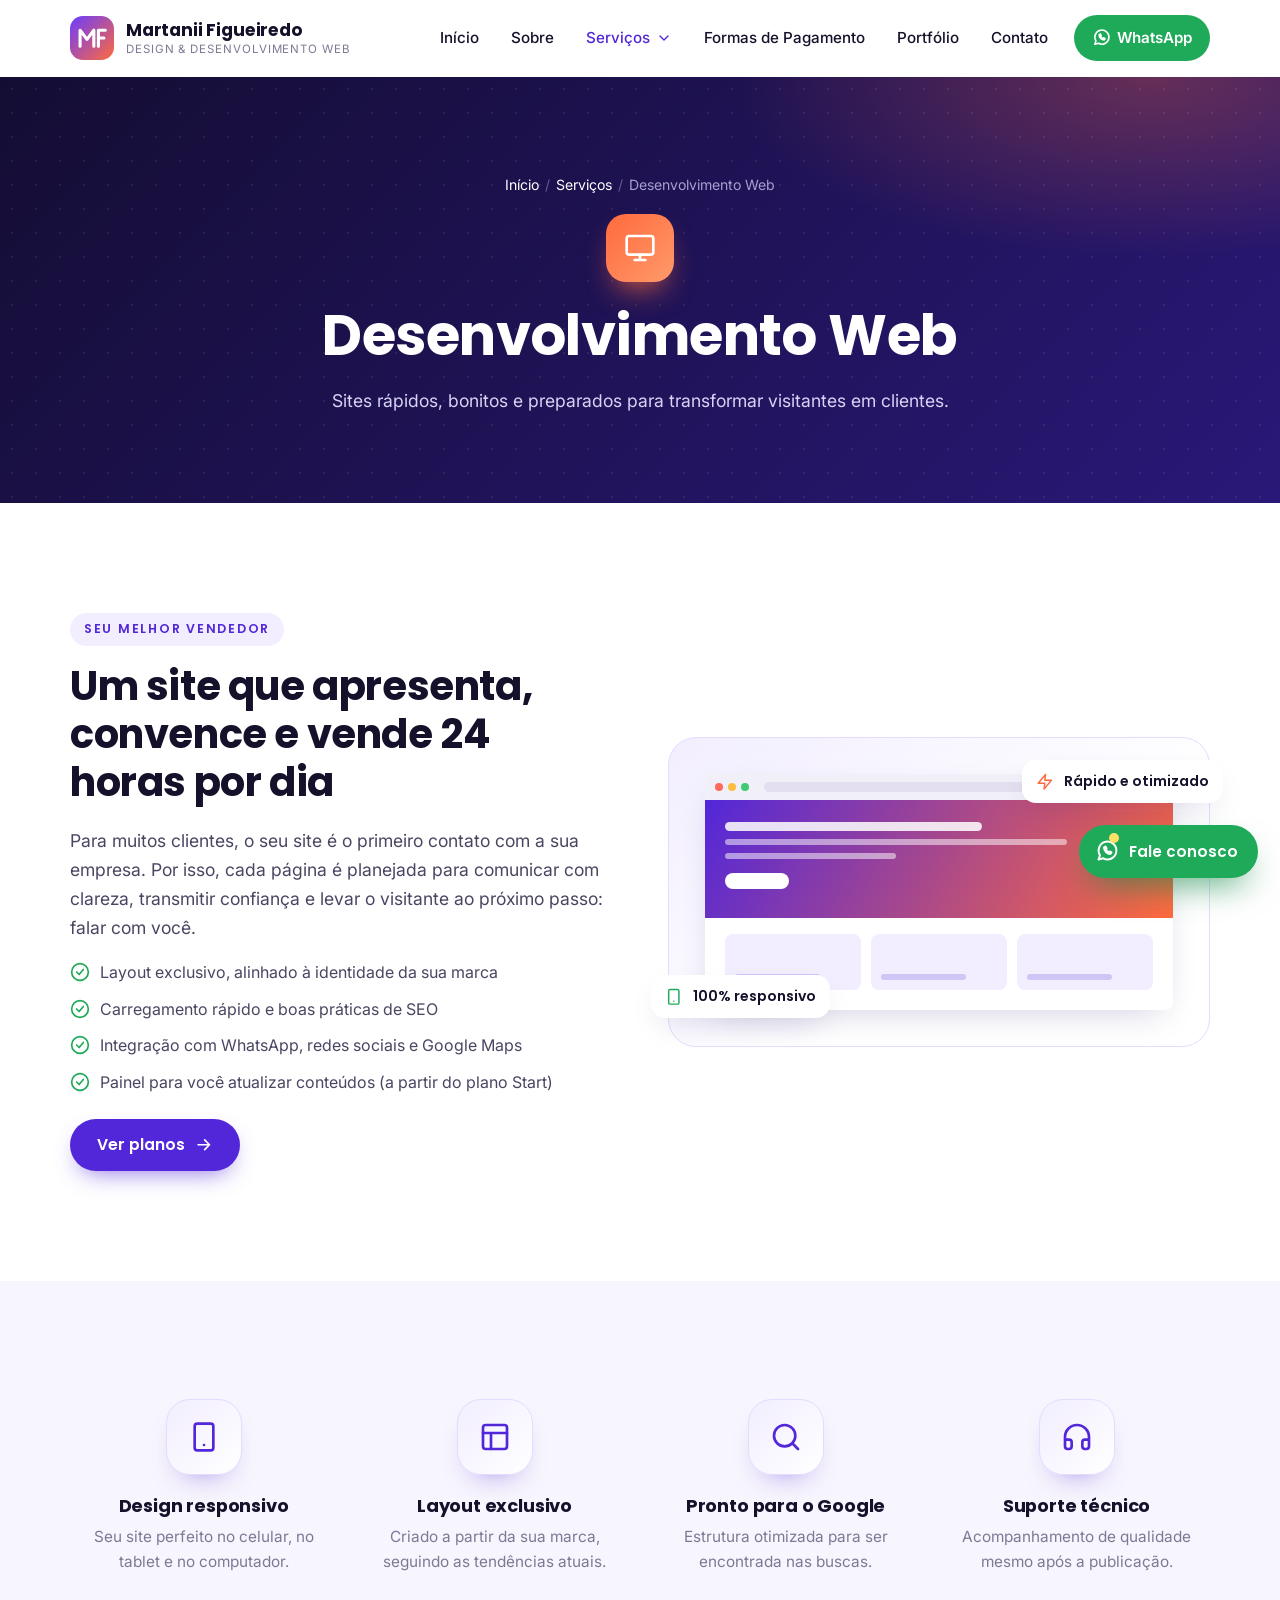
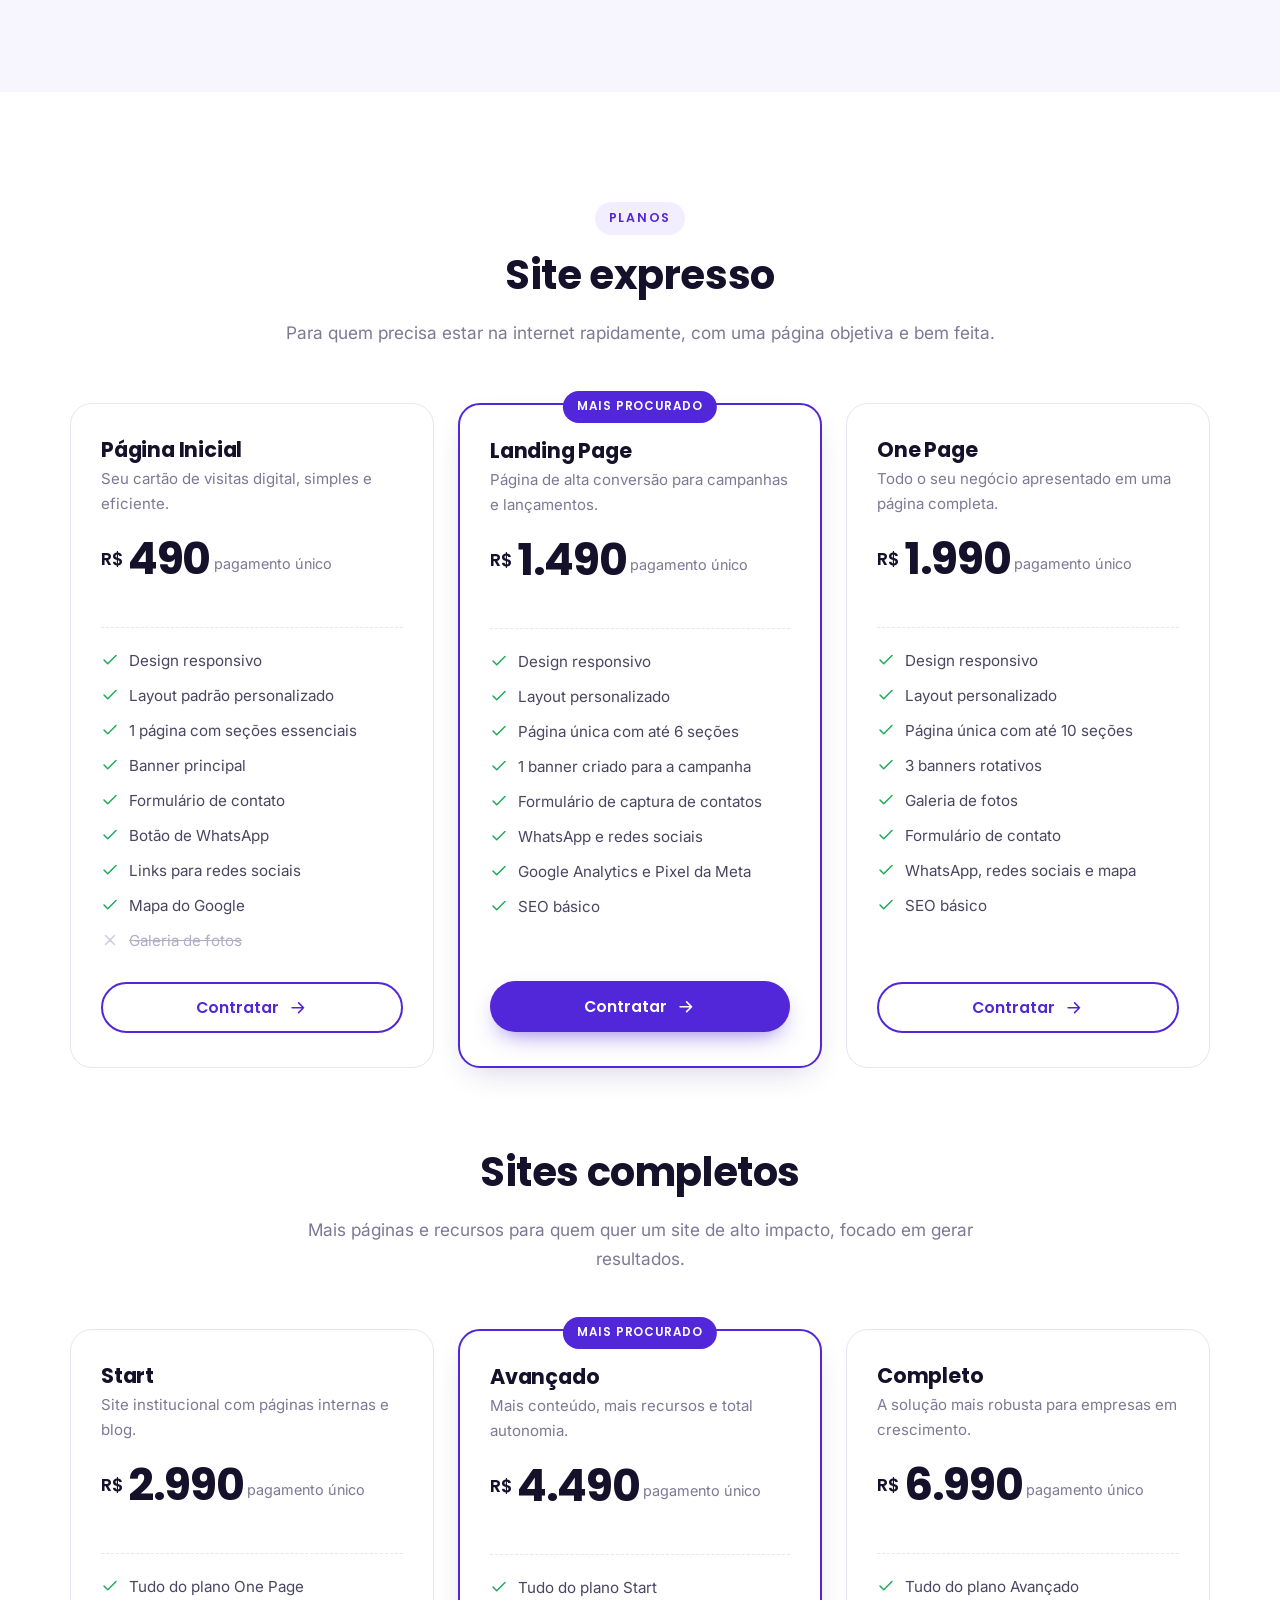
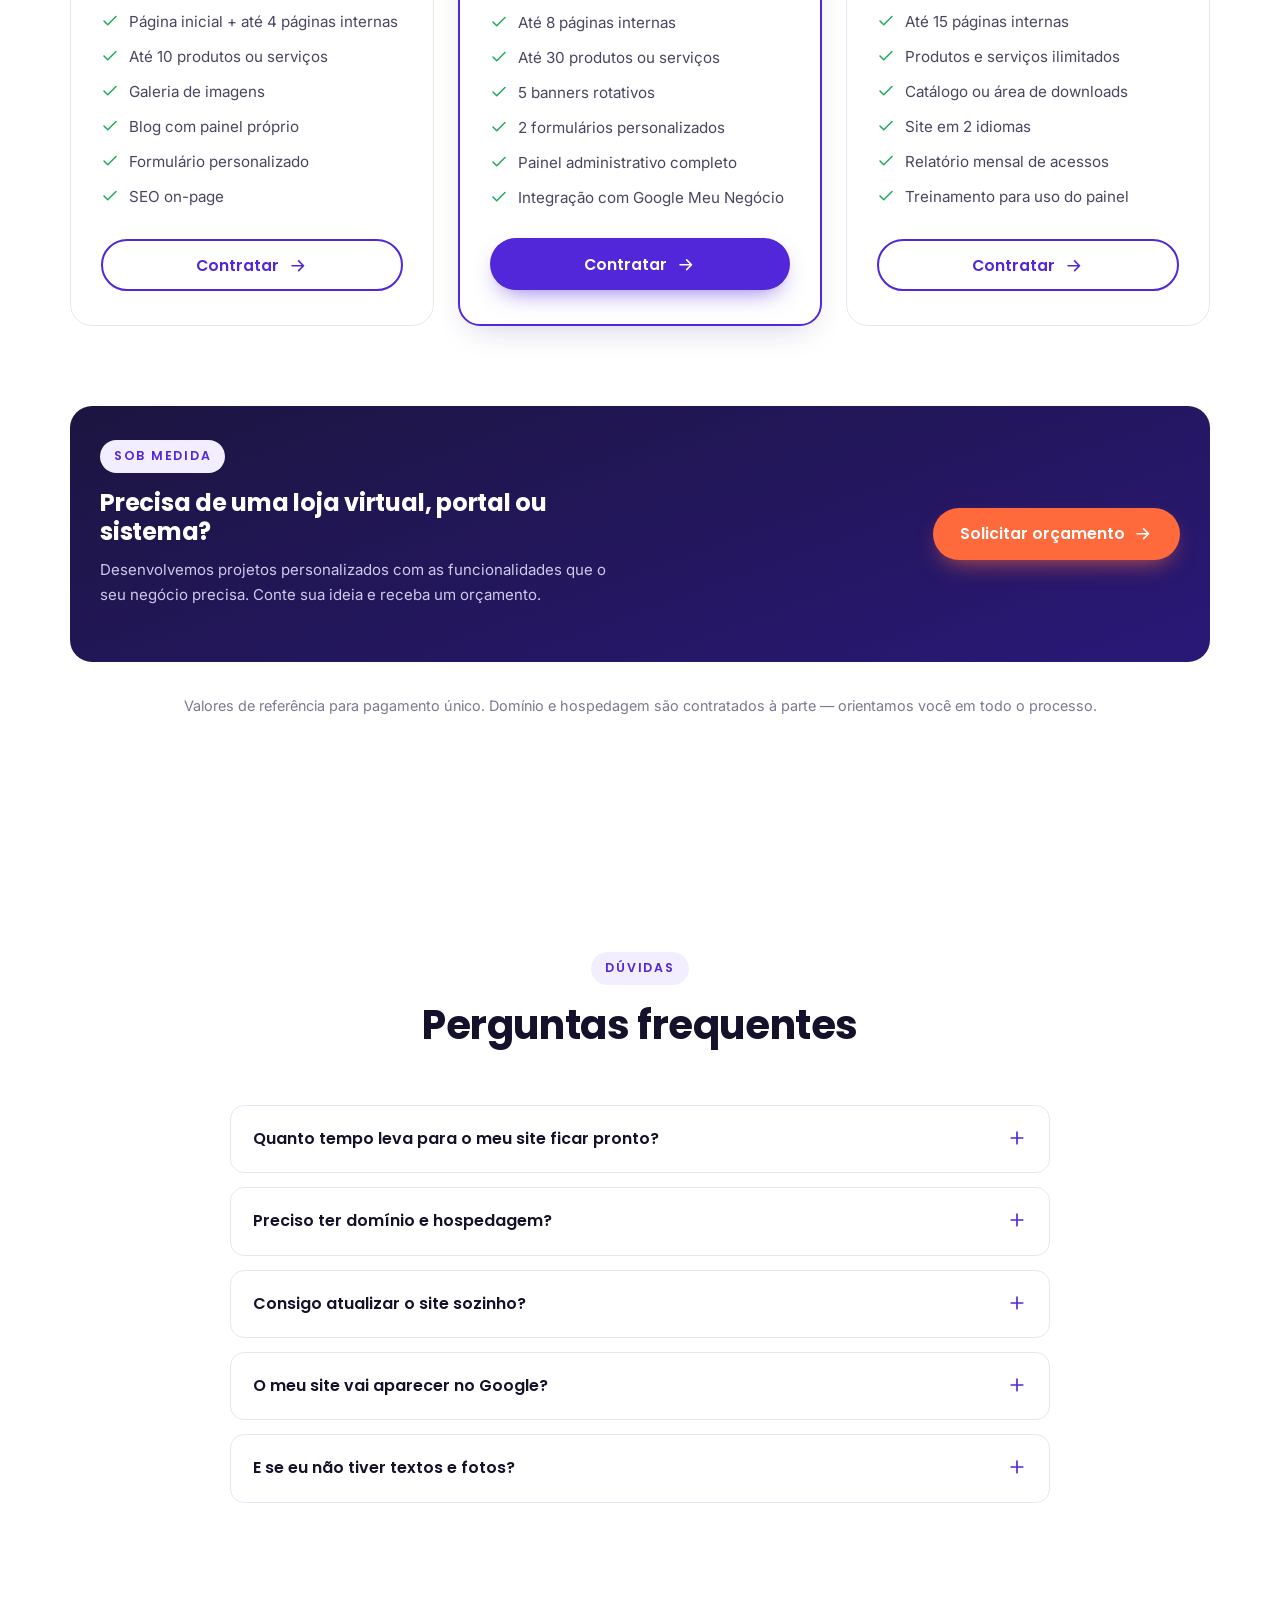
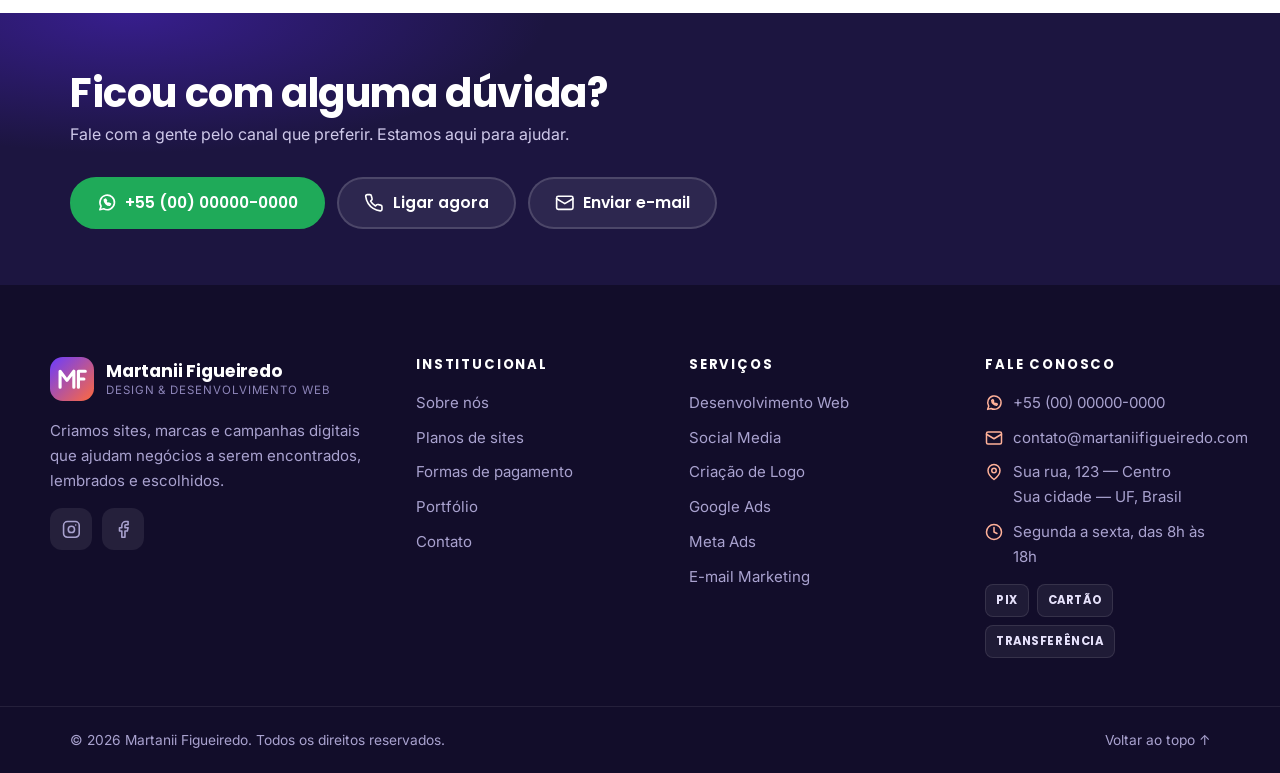
<file: desenvolvimento-web.html>
<!DOCTYPE html>
<html lang="pt-BR">
<head>
  <meta charset="UTF-8">
  <meta name="viewport" content="width=device-width, initial-scale=1">
  <title>Desenvolvimento Web — Planos de Sites | Martanii Figueiredo</title>
  <meta name="description" content="Criação de sites profissionais, landing pages e one pages com design responsivo e otimização para o Google. Veja os planos.">
  <meta name="theme-color" content="#231660">
  <meta property="og:type" content="website">
  <meta property="og:locale" content="pt_BR">
  <meta property="og:title" content="Desenvolvimento Web — Planos de Sites | Martanii Figueiredo">
  <meta property="og:description" content="Criação de sites profissionais, landing pages e one pages com design responsivo e otimização para o Google. Veja os planos.">
  <link rel="icon" href="assets/img/favicon.svg" type="image/svg+xml">
  <link rel="preconnect" href="https://fonts.googleapis.com">
  <link rel="preconnect" href="https://fonts.gstatic.com" crossorigin>
  <link rel="stylesheet" href="https://fonts.googleapis.com/css2?family=Inter:wght@400;500;600&family=Poppins:wght@500;600;700;800&display=swap">
  <link rel="stylesheet" href="assets/css/style.css">
  <script>document.documentElement.className = "js";</script>
  <script src="assets/js/config.js" defer></script>
  <script src="assets/js/main.js" defer></script>
</head>
<body data-page="web">
  <a class="skip-link" href="#conteudo">Pular para o conteúdo</a>
  <div id="site-header"></div>

  <main id="conteudo">
    <section class="page-hero">
      <div class="container">
        <nav aria-label="Você está em"><ol class="breadcrumb"><li><a href="index.html">Início</a></li><li><a href="index.html#servicos">Serviços</a></li><li aria-current="page">Desenvolvimento Web</li></ol></nav>
        <div class="hero-ico"><i data-icon="monitor"></i></div>
        <h1>Desenvolvimento Web</h1>
        <p>Sites rápidos, bonitos e preparados para transformar visitantes em clientes.</p>
      </div>
    </section>

    <section class="section">
      <div class="container intro">
        <div class="reveal">
          <span class="eyebrow">Seu melhor vendedor</span>
          <h2>Um site que apresenta, convence e vende 24 horas por dia</h2>
          <p class="lead">Para muitos clientes, o seu site é o primeiro contato com a sua empresa. Por isso, cada página é planejada para comunicar com clareza, transmitir confiança e levar o visitante ao próximo passo: falar com você.</p>
          <ul class="check-list"><li><i data-icon="check-circle"></i><span>Layout exclusivo, alinhado à identidade da sua marca</span></li><li><i data-icon="check-circle"></i><span>Carregamento rápido e boas práticas de SEO</span></li><li><i data-icon="check-circle"></i><span>Integração com WhatsApp, redes sociais e Google Maps</span></li><li><i data-icon="check-circle"></i><span>Painel para você atualizar conteúdos (a partir do plano Start)</span></li></ul>
          <a class="btn btn-primary" href="#planos">Ver planos <i data-icon="arrow"></i></a>
        </div>
        <div class="intro-art reveal">
          <div class="ui">
                <div class="ui-bar"><i></i><i></i><i></i><em></em></div>
                <div class="ui-hero"><div class="ui-line w60"></div><div class="ui-line w80 sm"></div><div class="ui-line w40 sm"></div><span class="ui-btn"></span></div>
                <div class="ui-body"><div class="ui-card"></div><div class="ui-card"></div><div class="ui-card"></div></div>
              </div>
          <span class="intro-chip c1"><i data-icon="smartphone"></i> 100% responsivo</span>
          <span class="intro-chip c2"><i data-icon="zap"></i> Rápido e otimizado</span>
        </div>
      </div>
    </section>

    <section class="section section-alt">
      <div class="container">
        <div class="grid grid-4">
          <div class="feature reveal">
            <div class="f-ico"><i data-icon="smartphone"></i></div>
            <h4>Design responsivo</h4>
            <p>Seu site perfeito no celular, no tablet e no computador.</p>
          </div>
          <div class="feature reveal">
            <div class="f-ico"><i data-icon="layout"></i></div>
            <h4>Layout exclusivo</h4>
            <p>Criado a partir da sua marca, seguindo as tendências atuais.</p>
          </div>
          <div class="feature reveal">
            <div class="f-ico"><i data-icon="search"></i></div>
            <h4>Pronto para o Google</h4>
            <p>Estrutura otimizada para ser encontrada nas buscas.</p>
          </div>
          <div class="feature reveal">
            <div class="f-ico"><i data-icon="headset"></i></div>
            <h4>Suporte técnico</h4>
            <p>Acompanhamento de qualidade mesmo após a publicação.</p>
          </div>
        </div>
      </div>
    </section>

    <section class="section" id="planos" data-service="Desenvolvimento Web">
      <div class="container">
        <div class="plan-group">
          <div class="section-head reveal">
            <span class="eyebrow">Planos</span>
            <h2>Site expresso</h2>
            <p>Para quem precisa estar na internet rapidamente, com uma página objetiva e bem feita.</p>
          </div>
          <div class="plans">
          <article class="plan reveal">
            
            <h3 class="plan-name">Página Inicial</h3>
            <p class="plan-desc">Seu cartão de visitas digital, simples e eficiente.</p>
            <div class="plan-price"><span class="cur">R$</span><strong data-price="490">490</strong><span class="per">pagamento único</span></div>
            <p class="plan-note"></p>
            <ul><li><i data-icon="check"></i><span>Design responsivo</span></li><li><i data-icon="check"></i><span>Layout padrão personalizado</span></li><li><i data-icon="check"></i><span>1 página com seções essenciais</span></li><li><i data-icon="check"></i><span>Banner principal</span></li><li><i data-icon="check"></i><span>Formulário de contato</span></li><li><i data-icon="check"></i><span>Botão de WhatsApp</span></li><li><i data-icon="check"></i><span>Links para redes sociais</span></li><li><i data-icon="check"></i><span>Mapa do Google</span></li><li class="no"><i data-icon="x"></i><span>Galeria de fotos</span></li></ul>
            <a class="btn btn-outline btn-block" href="contato.html" data-plan="Página Inicial">Contratar <i data-icon="arrow"></i></a>
          </article>
          <article class="plan popular reveal">
            <span class="badge">Mais procurado</span>
            <h3 class="plan-name">Landing Page</h3>
            <p class="plan-desc">Página de alta conversão para campanhas e lançamentos.</p>
            <div class="plan-price"><span class="cur">R$</span><strong data-price="1490">1.490</strong><span class="per">pagamento único</span></div>
            <p class="plan-note"></p>
            <ul><li><i data-icon="check"></i><span>Design responsivo</span></li><li><i data-icon="check"></i><span>Layout personalizado</span></li><li><i data-icon="check"></i><span>Página única com até 6 seções</span></li><li><i data-icon="check"></i><span>1 banner criado para a campanha</span></li><li><i data-icon="check"></i><span>Formulário de captura de contatos</span></li><li><i data-icon="check"></i><span>WhatsApp e redes sociais</span></li><li><i data-icon="check"></i><span>Google Analytics e Pixel da Meta</span></li><li><i data-icon="check"></i><span>SEO básico</span></li></ul>
            <a class="btn btn-primary btn-block" href="contato.html" data-plan="Landing Page">Contratar <i data-icon="arrow"></i></a>
          </article>
          <article class="plan reveal">
            
            <h3 class="plan-name">One Page</h3>
            <p class="plan-desc">Todo o seu negócio apresentado em uma página completa.</p>
            <div class="plan-price"><span class="cur">R$</span><strong data-price="1990">1.990</strong><span class="per">pagamento único</span></div>
            <p class="plan-note"></p>
            <ul><li><i data-icon="check"></i><span>Design responsivo</span></li><li><i data-icon="check"></i><span>Layout personalizado</span></li><li><i data-icon="check"></i><span>Página única com até 10 seções</span></li><li><i data-icon="check"></i><span>3 banners rotativos</span></li><li><i data-icon="check"></i><span>Galeria de fotos</span></li><li><i data-icon="check"></i><span>Formulário de contato</span></li><li><i data-icon="check"></i><span>WhatsApp, redes sociais e mapa</span></li><li><i data-icon="check"></i><span>SEO básico</span></li></ul>
            <a class="btn btn-outline btn-block" href="contato.html" data-plan="One Page">Contratar <i data-icon="arrow"></i></a>
          </article>
          </div>
        </div>
        <div class="plan-group">
          <div class="section-head reveal">
            
            <h2>Sites completos</h2>
            <p>Mais páginas e recursos para quem quer um site de alto impacto, focado em gerar resultados.</p>
          </div>
          <div class="plans">
          <article class="plan reveal">
            
            <h3 class="plan-name">Start</h3>
            <p class="plan-desc">Site institucional com páginas internas e blog.</p>
            <div class="plan-price"><span class="cur">R$</span><strong data-price="2990">2.990</strong><span class="per">pagamento único</span></div>
            <p class="plan-note"></p>
            <ul><li><i data-icon="check"></i><span>Tudo do plano One Page</span></li><li><i data-icon="check"></i><span>Página inicial + até 4 páginas internas</span></li><li><i data-icon="check"></i><span>Até 10 produtos ou serviços</span></li><li><i data-icon="check"></i><span>Galeria de imagens</span></li><li><i data-icon="check"></i><span>Blog com painel próprio</span></li><li><i data-icon="check"></i><span>Formulário personalizado</span></li><li><i data-icon="check"></i><span>SEO on-page</span></li></ul>
            <a class="btn btn-outline btn-block" href="contato.html" data-plan="Start">Contratar <i data-icon="arrow"></i></a>
          </article>
          <article class="plan popular reveal">
            <span class="badge">Mais procurado</span>
            <h3 class="plan-name">Avançado</h3>
            <p class="plan-desc">Mais conteúdo, mais recursos e total autonomia.</p>
            <div class="plan-price"><span class="cur">R$</span><strong data-price="4490">4.490</strong><span class="per">pagamento único</span></div>
            <p class="plan-note"></p>
            <ul><li><i data-icon="check"></i><span>Tudo do plano Start</span></li><li><i data-icon="check"></i><span>Até 8 páginas internas</span></li><li><i data-icon="check"></i><span>Até 30 produtos ou serviços</span></li><li><i data-icon="check"></i><span>5 banners rotativos</span></li><li><i data-icon="check"></i><span>2 formulários personalizados</span></li><li><i data-icon="check"></i><span>Painel administrativo completo</span></li><li><i data-icon="check"></i><span>Integração com Google Meu Negócio</span></li></ul>
            <a class="btn btn-primary btn-block" href="contato.html" data-plan="Avançado">Contratar <i data-icon="arrow"></i></a>
          </article>
          <article class="plan reveal">
            
            <h3 class="plan-name">Completo</h3>
            <p class="plan-desc">A solução mais robusta para empresas em crescimento.</p>
            <div class="plan-price"><span class="cur">R$</span><strong data-price="6990">6.990</strong><span class="per">pagamento único</span></div>
            <p class="plan-note"></p>
            <ul><li><i data-icon="check"></i><span>Tudo do plano Avançado</span></li><li><i data-icon="check"></i><span>Até 15 páginas internas</span></li><li><i data-icon="check"></i><span>Produtos e serviços ilimitados</span></li><li><i data-icon="check"></i><span>Catálogo ou área de downloads</span></li><li><i data-icon="check"></i><span>Site em 2 idiomas</span></li><li><i data-icon="check"></i><span>Relatório mensal de acessos</span></li><li><i data-icon="check"></i><span>Treinamento para uso do painel</span></li></ul>
            <a class="btn btn-outline btn-block" href="contato.html" data-plan="Completo">Contratar <i data-icon="arrow"></i></a>
          </article>
          </div>
        </div>
        <div class="plan-group">
          <div class="plans" style="grid-template-columns:1fr">
            <article class="plan custom reveal">
              <div class="intro" style="gap:30px">
                <div>
                  <span class="eyebrow">Sob medida</span>
                  <h3>Precisa de uma loja virtual, portal ou sistema?</h3>
                  <p class="plan-desc">Desenvolvemos projetos personalizados com as funcionalidades que o seu negócio precisa. Conte sua ideia e receba um orçamento.</p>
                </div>
                <div style="text-align:right"><a class="btn btn-accent" href="contato.html" data-plan="Projeto sob medida">Solicitar orçamento <i data-icon="arrow"></i></a></div>
              </div>
            </article>
          </div>
        </div>
        <p class="plans-footnote">Valores de referência para pagamento único. Domínio e hospedagem são contratados à parte — orientamos você em todo o processo.</p>
      </div>
    </section>

    <section class="section">
      <div class="container">
        <div class="section-head reveal">
          <span class="eyebrow">Dúvidas</span>
          <h2>Perguntas frequentes</h2>
        </div>
        <div class="faq">
          <details class="reveal">
            <summary>Quanto tempo leva para o meu site ficar pronto?<i data-icon="plus"></i></summary>
            <p>O prazo depende do plano escolhido e da entrega dos materiais. Depois do briefing, você recebe um cronograma com as datas de cada etapa.</p>
          </details>
          <details class="reveal">
            <summary>Preciso ter domínio e hospedagem?<i data-icon="plus"></i></summary>
            <p>Não se preocupe: orientamos o registro do domínio (ex.: seunegocio.com.br) e indicamos a hospedagem ideal para o seu projeto.</p>
          </details>
          <details class="reveal">
            <summary>Consigo atualizar o site sozinho?<i data-icon="plus"></i></summary>
            <p>Sim. A partir do plano Start o site vem com painel administrativo e ensinamos você a editar textos, fotos, produtos e publicações do blog.</p>
          </details>
          <details class="reveal">
            <summary>O meu site vai aparecer no Google?<i data-icon="plus"></i></summary>
            <p>Todos os sites seguem boas práticas de SEO, com estrutura otimizada, velocidade e configuração para indexação. Para acelerar os resultados, conheça também o Google Ads.</p>
          </details>
          <details class="reveal">
            <summary>E se eu não tiver textos e fotos?<i data-icon="plus"></i></summary>
            <p>Ajudamos você a organizar o conteúdo e podemos indicar bancos de imagens profissionais para complementar o material.</p>
          </details>
        </div>
      </div>
    </section>

    <div id="site-help"></div>
  </main>

  <div id="site-footer"></div>
</body>
</html>
</file>
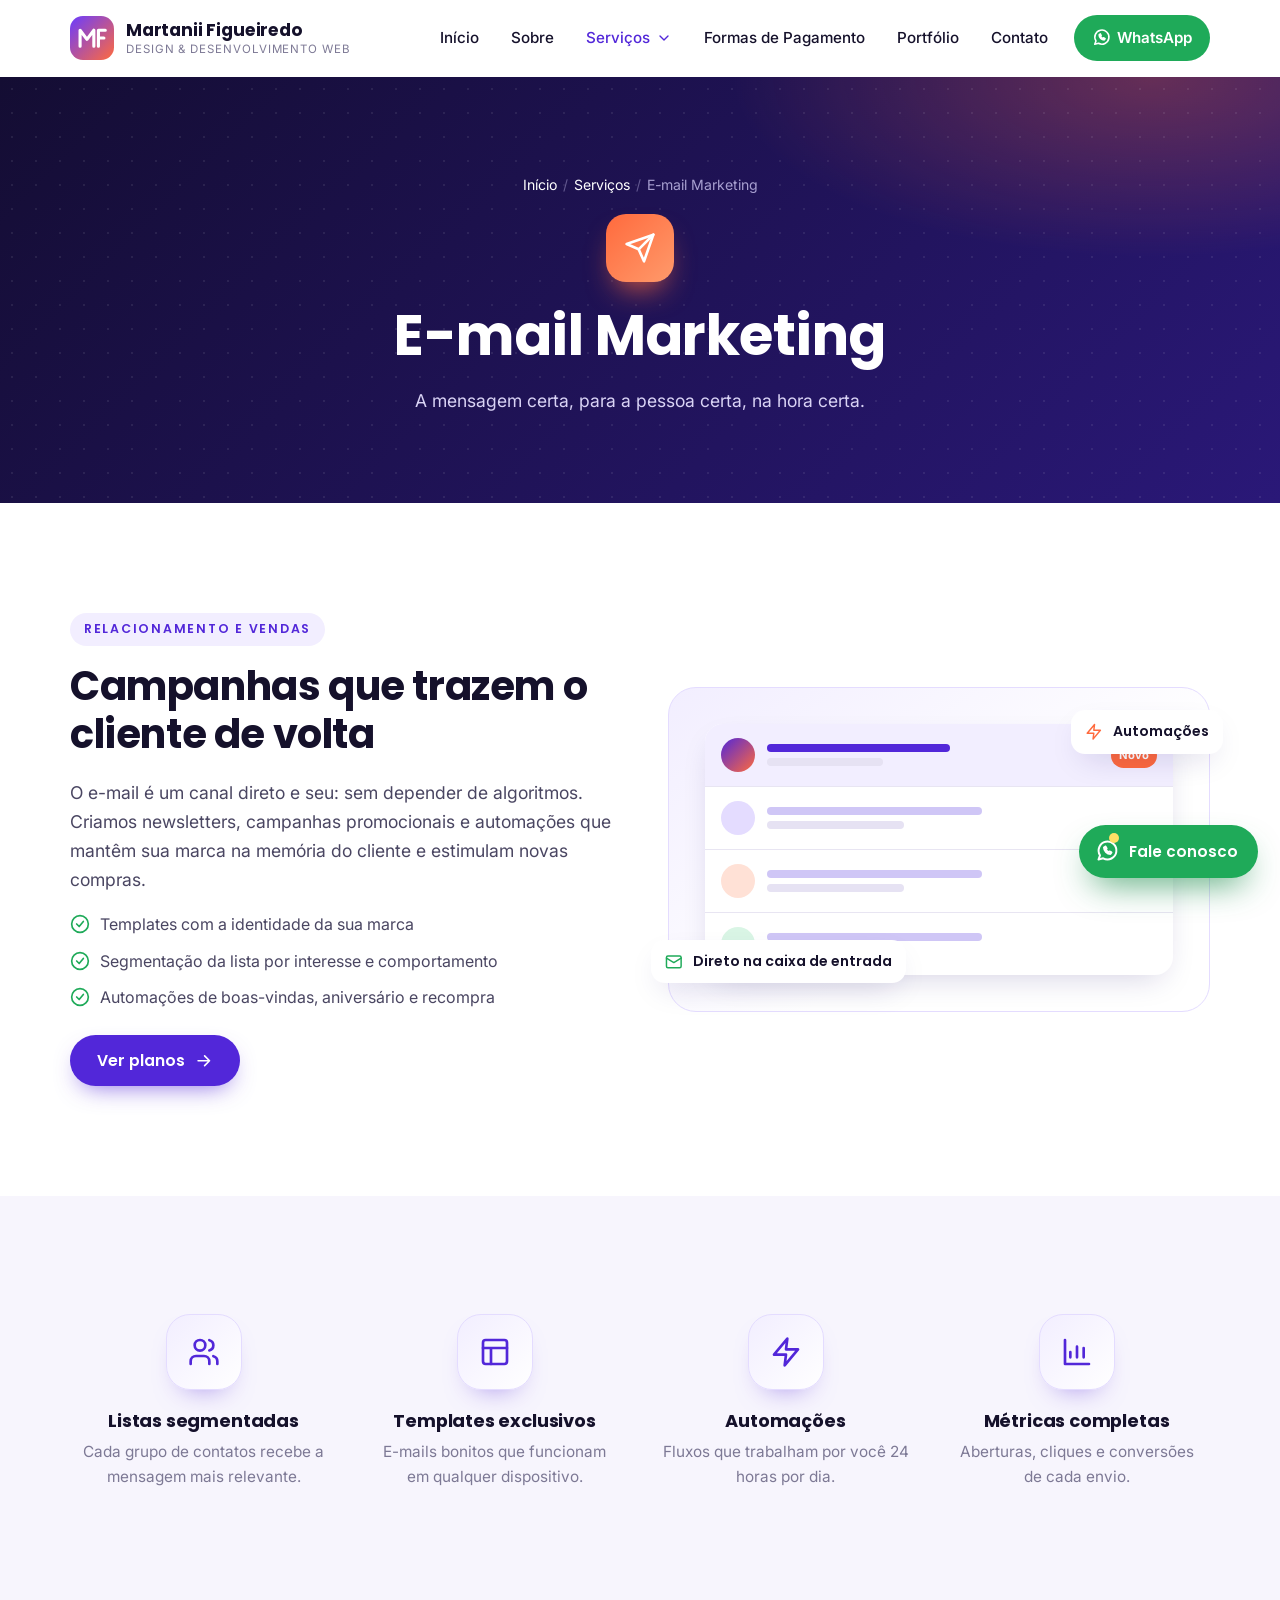
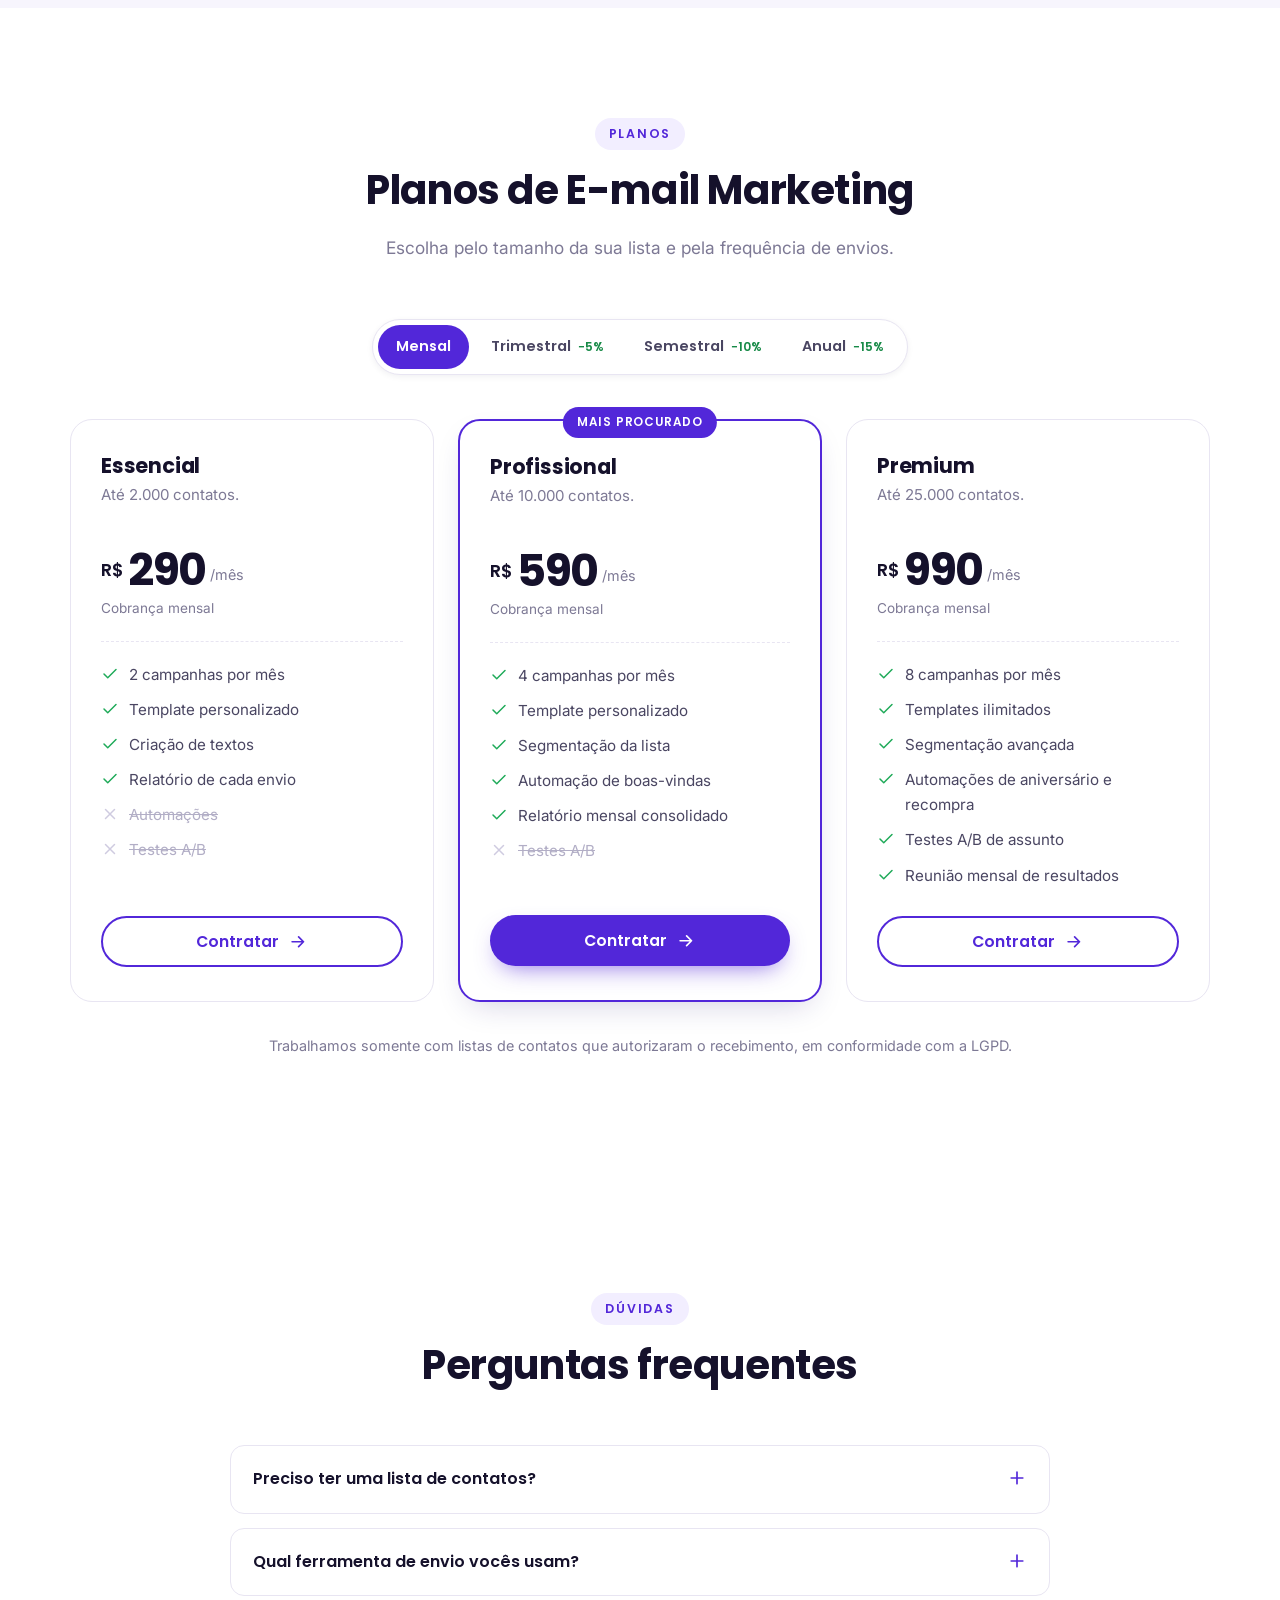
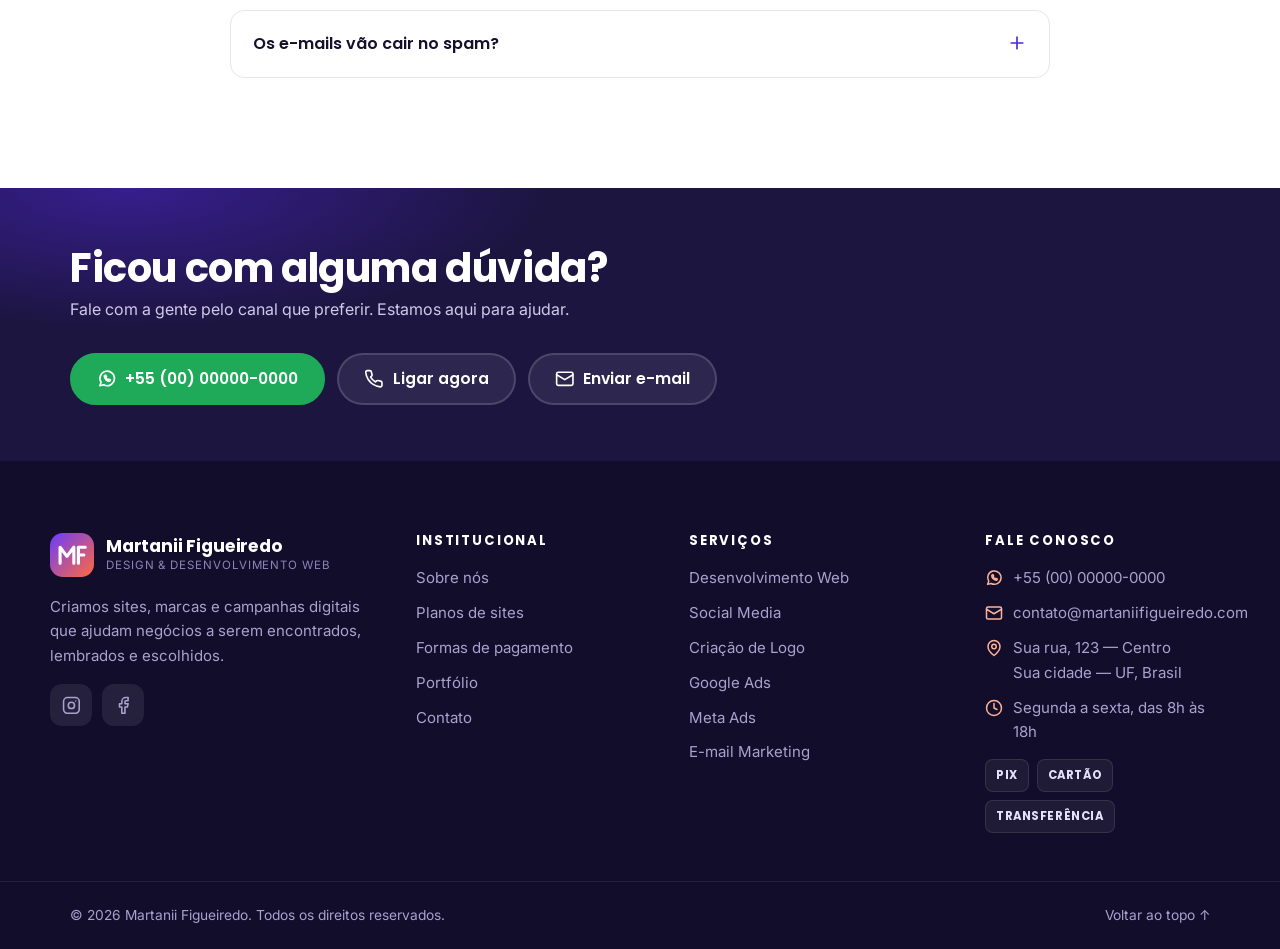
<file: email-marketing.html>
<!DOCTYPE html>
<html lang="pt-BR">
<head>
  <meta charset="UTF-8">
  <meta name="viewport" content="width=device-width, initial-scale=1">
  <title>E-mail Marketing — Campanhas e Automações | Martanii Figueiredo</title>
  <meta name="description" content="Newsletters, campanhas promocionais e automações de e-mail marketing com templates personalizados e relatórios. Veja os planos.">
  <meta name="theme-color" content="#231660">
  <meta property="og:type" content="website">
  <meta property="og:locale" content="pt_BR">
  <meta property="og:title" content="E-mail Marketing — Campanhas e Automações | Martanii Figueiredo">
  <meta property="og:description" content="Newsletters, campanhas promocionais e automações de e-mail marketing com templates personalizados e relatórios. Veja os planos.">
  <link rel="icon" href="assets/img/favicon.svg" type="image/svg+xml">
  <link rel="preconnect" href="https://fonts.googleapis.com">
  <link rel="preconnect" href="https://fonts.gstatic.com" crossorigin>
  <link rel="stylesheet" href="https://fonts.googleapis.com/css2?family=Inter:wght@400;500;600&family=Poppins:wght@500;600;700;800&display=swap">
  <link rel="stylesheet" href="assets/css/style.css">
  <script>document.documentElement.className = "js";</script>
  <script src="assets/js/config.js" defer></script>
  <script src="assets/js/main.js" defer></script>
</head>
<body data-page="email">
  <a class="skip-link" href="#conteudo">Pular para o conteúdo</a>
  <div id="site-header"></div>

  <main id="conteudo">
    <section class="page-hero">
      <div class="container">
        <nav aria-label="Você está em"><ol class="breadcrumb"><li><a href="index.html">Início</a></li><li><a href="index.html#servicos">Serviços</a></li><li aria-current="page">E-mail Marketing</li></ol></nav>
        <div class="hero-ico"><i data-icon="send"></i></div>
        <h1>E-mail Marketing</h1>
        <p>A mensagem certa, para a pessoa certa, na hora certa.</p>
      </div>
    </section>

    <section class="section">
      <div class="container intro">
        <div class="reveal">
          <span class="eyebrow">Relacionamento e vendas</span>
          <h2>Campanhas que trazem o cliente de volta</h2>
          <p class="lead">O e-mail é um canal direto e seu: sem depender de algoritmos. Criamos newsletters, campanhas promocionais e automações que mantêm sua marca na memória do cliente e estimulam novas compras.</p>
          <ul class="check-list"><li><i data-icon="check-circle"></i><span>Templates com a identidade da sua marca</span></li><li><i data-icon="check-circle"></i><span>Segmentação da lista por interesse e comportamento</span></li><li><i data-icon="check-circle"></i><span>Automações de boas-vindas, aniversário e recompra</span></li></ul>
          <a class="btn btn-primary" href="#planos">Ver planos <i data-icon="arrow"></i></a>
        </div>
        <div class="intro-art reveal">
          <div class="mock mock-mail">
            <div class="mail-row unread"><span class="mock-avatar"></span><span class="mock-lines"><i></i><i></i></span><span class="pill">Novo</span></div>
            <div class="mail-row"><span class="mock-avatar" style="background:#e4dcff"></span><span class="mock-lines"><i></i><i></i></span></div>
            <div class="mail-row"><span class="mock-avatar" style="background:#ffe1d6"></span><span class="mock-lines"><i></i><i></i></span></div>
            <div class="mail-row"><span class="mock-avatar" style="background:#d9f5e5"></span><span class="mock-lines"><i></i><i></i></span></div>
          </div>
          <span class="intro-chip c1"><i data-icon="mail"></i> Direto na caixa de entrada</span>
          <span class="intro-chip c2"><i data-icon="zap"></i> Automações</span>
        </div>
      </div>
    </section>

    <section class="section section-alt">
      <div class="container">
        <div class="grid grid-4">
          <div class="feature reveal">
            <div class="f-ico"><i data-icon="users"></i></div>
            <h4>Listas segmentadas</h4>
            <p>Cada grupo de contatos recebe a mensagem mais relevante.</p>
          </div>
          <div class="feature reveal">
            <div class="f-ico"><i data-icon="layout"></i></div>
            <h4>Templates exclusivos</h4>
            <p>E-mails bonitos que funcionam em qualquer dispositivo.</p>
          </div>
          <div class="feature reveal">
            <div class="f-ico"><i data-icon="zap"></i></div>
            <h4>Automações</h4>
            <p>Fluxos que trabalham por você 24 horas por dia.</p>
          </div>
          <div class="feature reveal">
            <div class="f-ico"><i data-icon="chart"></i></div>
            <h4>Métricas completas</h4>
            <p>Aberturas, cliques e conversões de cada envio.</p>
          </div>
        </div>
      </div>
    </section>

    <section class="section" id="planos" data-service="E-mail Marketing">
      <div class="container">
        <div class="section-head reveal">
          <span class="eyebrow">Planos</span>
          <h2>Planos de E-mail Marketing</h2>
          <p>Escolha pelo tamanho da sua lista e pela frequência de envios.</p>
        </div>

        <div class="center reveal">
          <div class="period-switch" role="group" aria-label="Período de contratação">
            <button type="button" data-months="1" data-discount="0" data-label="Mensal" aria-pressed="true">Mensal</button>
            <button type="button" data-months="3" data-discount="5" data-label="Trimestral" aria-pressed="false">Trimestral <small>−5%</small></button>
            <button type="button" data-months="6" data-discount="10" data-label="Semestral" aria-pressed="false">Semestral <small>−10%</small></button>
            <button type="button" data-months="12" data-discount="15" data-label="Anual" aria-pressed="false">Anual <small>−15%</small></button>
          </div>
        </div>
        <div class="plans">
          <article class="plan reveal" data-monthly="290">
            
            <h3 class="plan-name">Essencial</h3>
            <p class="plan-desc">Até 2.000 contatos.</p>
            <div class="plan-price"><span class="cur">R$</span><strong data-price="290">290</strong><span class="per">/mês</span></div>
            <p class="plan-note"></p>
            <ul><li><i data-icon="check"></i><span>2 campanhas por mês</span></li><li><i data-icon="check"></i><span>Template personalizado</span></li><li><i data-icon="check"></i><span>Criação de textos</span></li><li><i data-icon="check"></i><span>Relatório de cada envio</span></li><li class="no"><i data-icon="x"></i><span>Automações</span></li><li class="no"><i data-icon="x"></i><span>Testes A/B</span></li></ul>
            <a class="btn btn-outline btn-block" href="contato.html" data-plan="Essencial">Contratar <i data-icon="arrow"></i></a>
          </article>
          <article class="plan popular reveal" data-monthly="590">
            <span class="badge">Mais procurado</span>
            <h3 class="plan-name">Profissional</h3>
            <p class="plan-desc">Até 10.000 contatos.</p>
            <div class="plan-price"><span class="cur">R$</span><strong data-price="590">590</strong><span class="per">/mês</span></div>
            <p class="plan-note"></p>
            <ul><li><i data-icon="check"></i><span>4 campanhas por mês</span></li><li><i data-icon="check"></i><span>Template personalizado</span></li><li><i data-icon="check"></i><span>Segmentação da lista</span></li><li><i data-icon="check"></i><span>Automação de boas-vindas</span></li><li><i data-icon="check"></i><span>Relatório mensal consolidado</span></li><li class="no"><i data-icon="x"></i><span>Testes A/B</span></li></ul>
            <a class="btn btn-primary btn-block" href="contato.html" data-plan="Profissional">Contratar <i data-icon="arrow"></i></a>
          </article>
          <article class="plan reveal" data-monthly="990">
            
            <h3 class="plan-name">Premium</h3>
            <p class="plan-desc">Até 25.000 contatos.</p>
            <div class="plan-price"><span class="cur">R$</span><strong data-price="990">990</strong><span class="per">/mês</span></div>
            <p class="plan-note"></p>
            <ul><li><i data-icon="check"></i><span>8 campanhas por mês</span></li><li><i data-icon="check"></i><span>Templates ilimitados</span></li><li><i data-icon="check"></i><span>Segmentação avançada</span></li><li><i data-icon="check"></i><span>Automações de aniversário e recompra</span></li><li><i data-icon="check"></i><span>Testes A/B de assunto</span></li><li><i data-icon="check"></i><span>Reunião mensal de resultados</span></li></ul>
            <a class="btn btn-outline btn-block" href="contato.html" data-plan="Premium">Contratar <i data-icon="arrow"></i></a>
          </article>
        </div>
        <p class="plans-footnote">Trabalhamos somente com listas de contatos que autorizaram o recebimento, em conformidade com a LGPD.</p>
      </div>
    </section>

    <section class="section">
      <div class="container">
        <div class="section-head reveal">
          <span class="eyebrow">Dúvidas</span>
          <h2>Perguntas frequentes</h2>
        </div>
        <div class="faq">
          <details class="reveal">
            <summary>Preciso ter uma lista de contatos?<i data-icon="plus"></i></summary>
            <p>Sim, e ela precisa ser de pessoas que autorizaram receber seus e-mails. Se você está começando, ajudamos a criar formulários de captura no seu site e nas redes.</p>
          </details>
          <details class="reveal">
            <summary>Qual ferramenta de envio vocês usam?<i data-icon="plus"></i></summary>
            <p>Trabalhamos com plataformas consolidadas do mercado e indicamos a mais adequada ao tamanho da sua lista e ao seu orçamento.</p>
          </details>
          <details class="reveal">
            <summary>Os e-mails vão cair no spam?<i data-icon="plus"></i></summary>
            <p>Seguimos as boas práticas de autenticação do domínio, conteúdo e frequência para maximizar a entrega na caixa de entrada.</p>
          </details>
        </div>
      </div>
    </section>

    <div id="site-help"></div>
  </main>

  <div id="site-footer"></div>
</body>
</html>
</file>
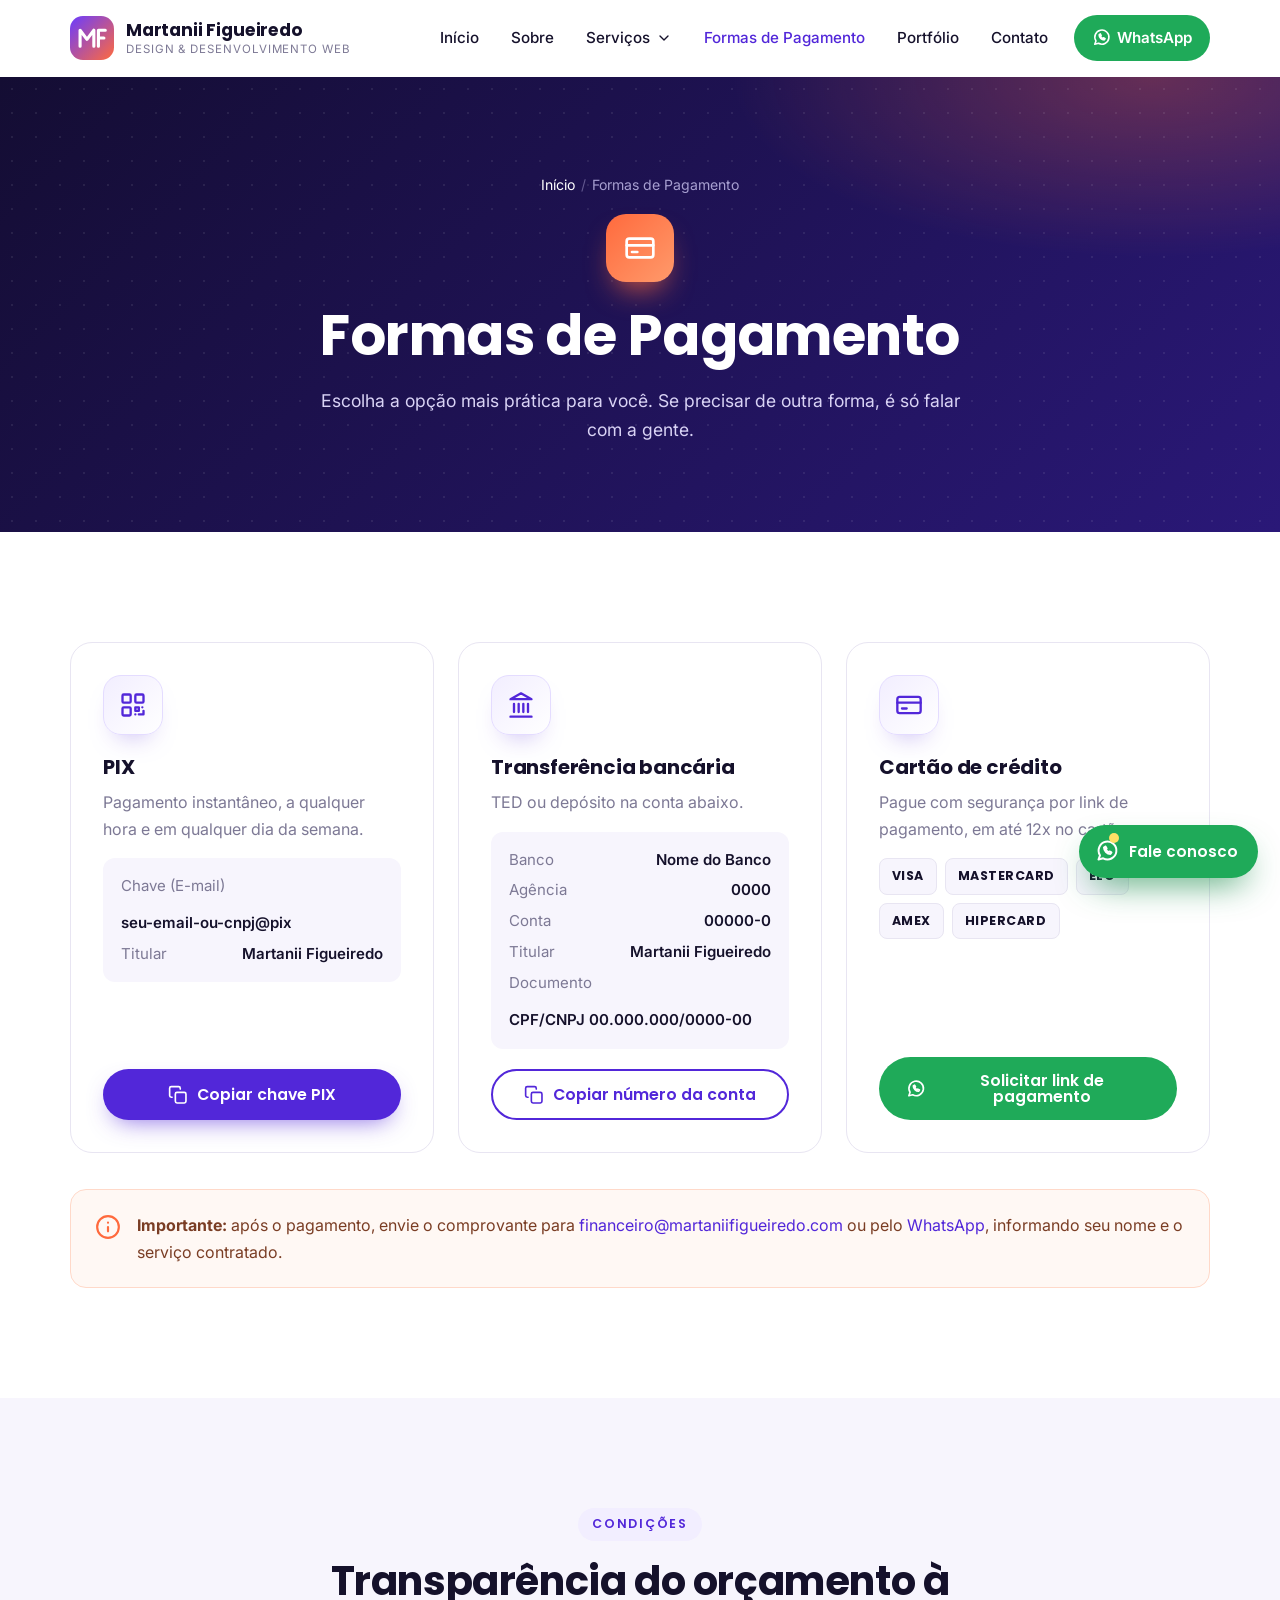
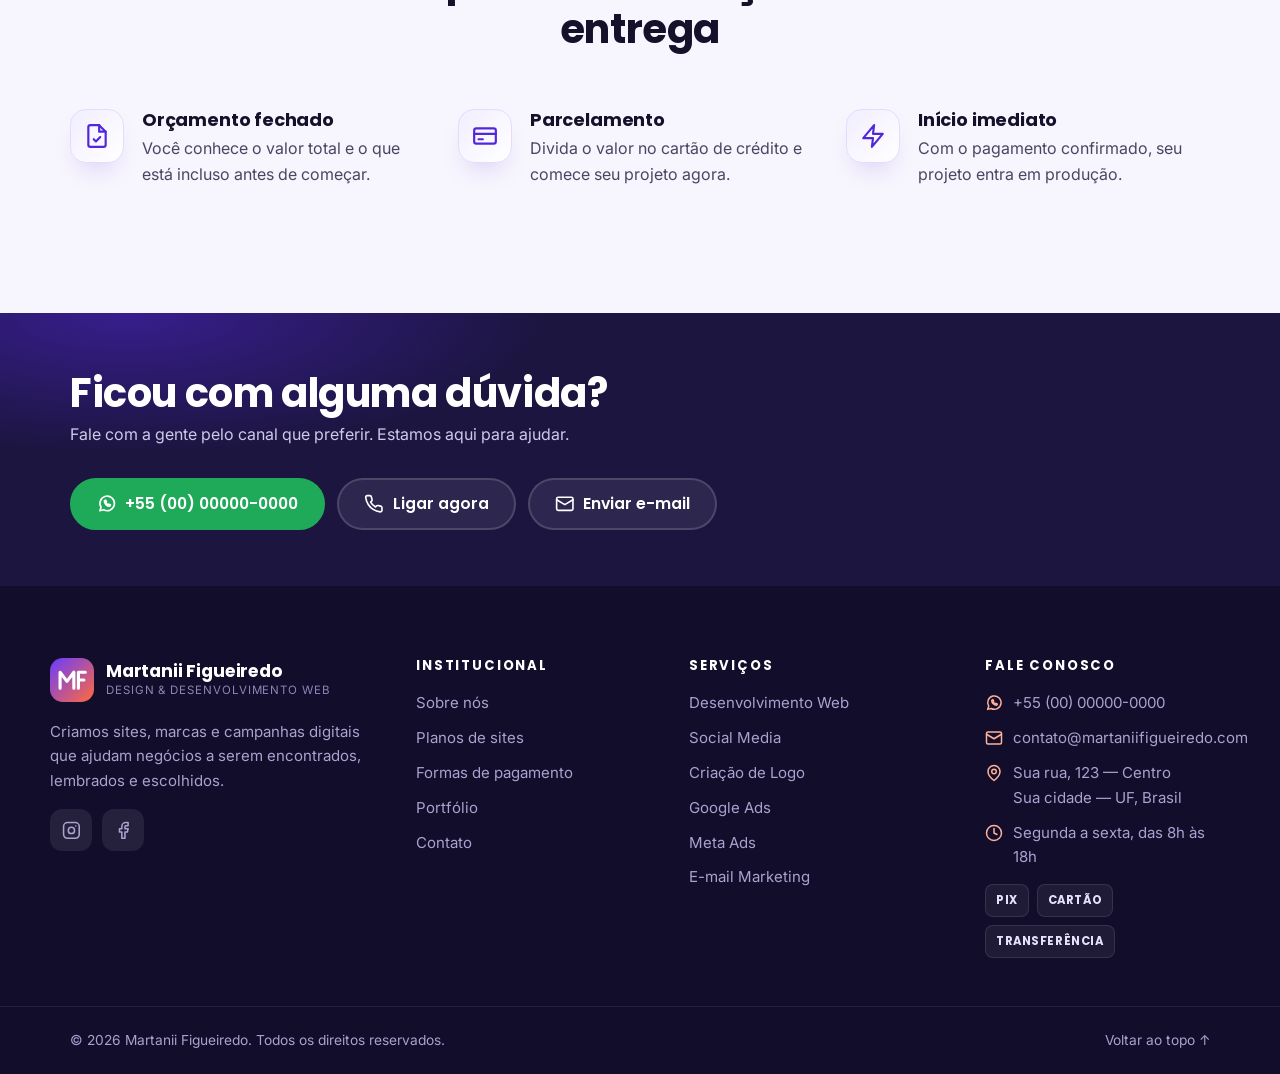
<file: formas-de-pagamento.html>
<!DOCTYPE html>
<html lang="pt-BR">
<head>
  <meta charset="UTF-8">
  <meta name="viewport" content="width=device-width, initial-scale=1">
  <title>Formas de Pagamento | Martanii Figueiredo</title>
  <meta name="description" content="Pague seu projeto por PIX, transferência bancária ou cartão de crédito. Veja os dados e como enviar o comprovante.">
  <meta name="theme-color" content="#231660">
  <meta property="og:type" content="website">
  <meta property="og:locale" content="pt_BR">
  <meta property="og:title" content="Formas de Pagamento | Martanii Figueiredo">
  <meta property="og:description" content="Pague seu projeto por PIX, transferência bancária ou cartão de crédito. Veja os dados e como enviar o comprovante.">
  <link rel="icon" href="assets/img/favicon.svg" type="image/svg+xml">
  <link rel="preconnect" href="https://fonts.googleapis.com">
  <link rel="preconnect" href="https://fonts.gstatic.com" crossorigin>
  <link rel="stylesheet" href="https://fonts.googleapis.com/css2?family=Inter:wght@400;500;600&family=Poppins:wght@500;600;700;800&display=swap">
  <link rel="stylesheet" href="assets/css/style.css">
  <script>document.documentElement.className = "js";</script>
  <script src="assets/js/config.js" defer></script>
  <script src="assets/js/main.js" defer></script>
</head>
<body data-page="pagamento">
  <a class="skip-link" href="#conteudo">Pular para o conteúdo</a>
  <div id="site-header"></div>

  <main id="conteudo">
    <section class="page-hero">
      <div class="container">
        <nav aria-label="Você está em"><ol class="breadcrumb"><li><a href="index.html">Início</a></li><li aria-current="page">Formas de Pagamento</li></ol></nav>
        <div class="hero-ico"><i data-icon="card"></i></div>
        <h1>Formas de Pagamento</h1>
        <p>Escolha a opção mais prática para você. Se precisar de outra forma, é só falar com a gente.</p>
      </div>
    </section>

    <section class="section">
      <div class="container">
        <div class="pay-grid">
          <div class="pay-card reveal">
            <div class="f-ico"><i data-icon="qr"></i></div>
            <h3>PIX</h3>
            <p>Pagamento instantâneo, a qualquer hora e em qualquer dia da semana.</p>
            <ul class="pay-data">
              <li><span>Chave (<span data-site="pagamento.pixTipo">E-mail</span>)</span><b data-site="pagamento.pixChave">—</b></li>
              <li><span>Titular</span><b data-site="pagamento.titular">—</b></li>
            </ul>
            <button class="btn btn-primary btn-block" type="button" data-copy="pagamento.pixChave"><i data-icon="copy"></i> Copiar chave PIX</button>
          </div>
          <div class="pay-card reveal">
            <div class="f-ico"><i data-icon="bank"></i></div>
            <h3>Transferência bancária</h3>
            <p>TED ou depósito na conta abaixo.</p>
            <ul class="pay-data">
              <li><span>Banco</span><b data-site="pagamento.banco">—</b></li>
              <li><span>Agência</span><b data-site="pagamento.agencia">—</b></li>
              <li><span>Conta</span><b data-site="pagamento.conta">—</b></li>
              <li><span>Titular</span><b data-site="pagamento.titular">—</b></li>
              <li><span>Documento</span><b data-site="pagamento.documento">—</b></li>
            </ul>
            <button class="btn btn-outline btn-block" type="button" data-copy="pagamento.conta"><i data-icon="copy"></i> Copiar número da conta</button>
          </div>
          <div class="pay-card reveal">
            <div class="f-ico"><i data-icon="card"></i></div>
            <h3>Cartão de crédito</h3>
            <p>Pague com segurança por link de pagamento, <span data-site="pagamento.parcelamento">em até 12x no cartão</span>.</p>
            <div class="card-brands" aria-label="Bandeiras aceitas"><span>VISA</span><span>MASTERCARD</span><span>ELO</span><span>AMEX</span><span>HIPERCARD</span></div>
            <a class="btn btn-whats btn-block" data-link="whatsapp" data-msg="Olá! Gostaria de receber o link de pagamento com cartão de crédito." href="contato.html"><i data-icon="whatsapp"></i> Solicitar link de pagamento</a>
          </div>
        </div>

        <div class="notice reveal">
          <i data-icon="info"></i>
          <p><strong>Importante:</strong> após o pagamento, envie o comprovante para <a data-link="email-fin" href="#"><span data-site="emailFinanceiro">financeiro</span></a> ou pelo <a data-link="whatsapp" data-msg="Olá! Segue o comprovante de pagamento." href="#">WhatsApp</a>, informando seu nome e o serviço contratado.</p>
        </div>
      </div>
    </section>

    <section class="section section-alt">
      <div class="container">
        <div class="section-head reveal">
          <span class="eyebrow">Condições</span>
          <h2>Transparência do orçamento à entrega</h2>
        </div>
        <div class="grid grid-3">
          <div class="feature-row reveal"><div class="f-ico"><i data-icon="file"></i></div><div><h4>Orçamento fechado</h4><p>Você conhece o valor total e o que está incluso antes de começar.</p></div></div>
          <div class="feature-row reveal"><div class="f-ico"><i data-icon="card"></i></div><div><h4>Parcelamento</h4><p>Divida o valor no cartão de crédito e comece seu projeto agora.</p></div></div>
          <div class="feature-row reveal"><div class="f-ico"><i data-icon="zap"></i></div><div><h4>Início imediato</h4><p>Com o pagamento confirmado, seu projeto entra em produção.</p></div></div>
        </div>
      </div>
    </section>

    <div id="site-help"></div>
  </main>

  <div id="site-footer"></div>
</body>
</html>
</file>
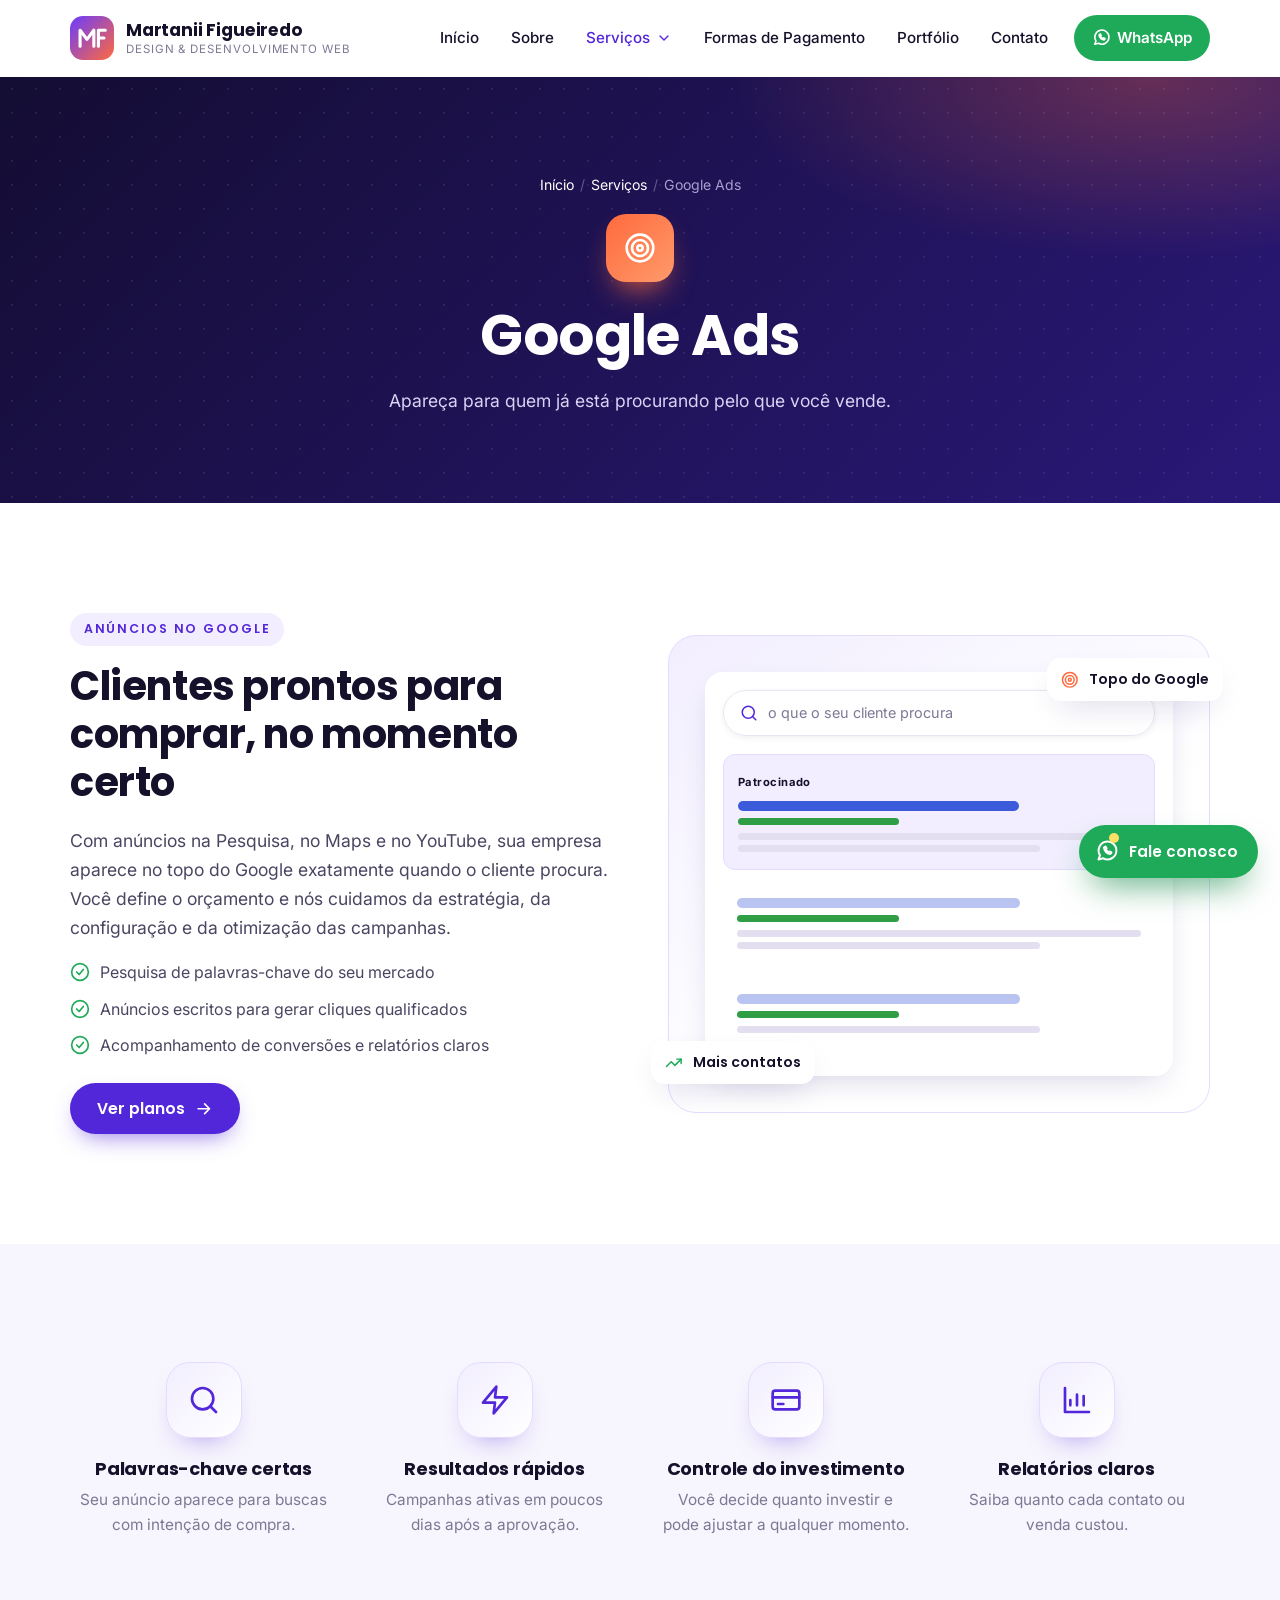
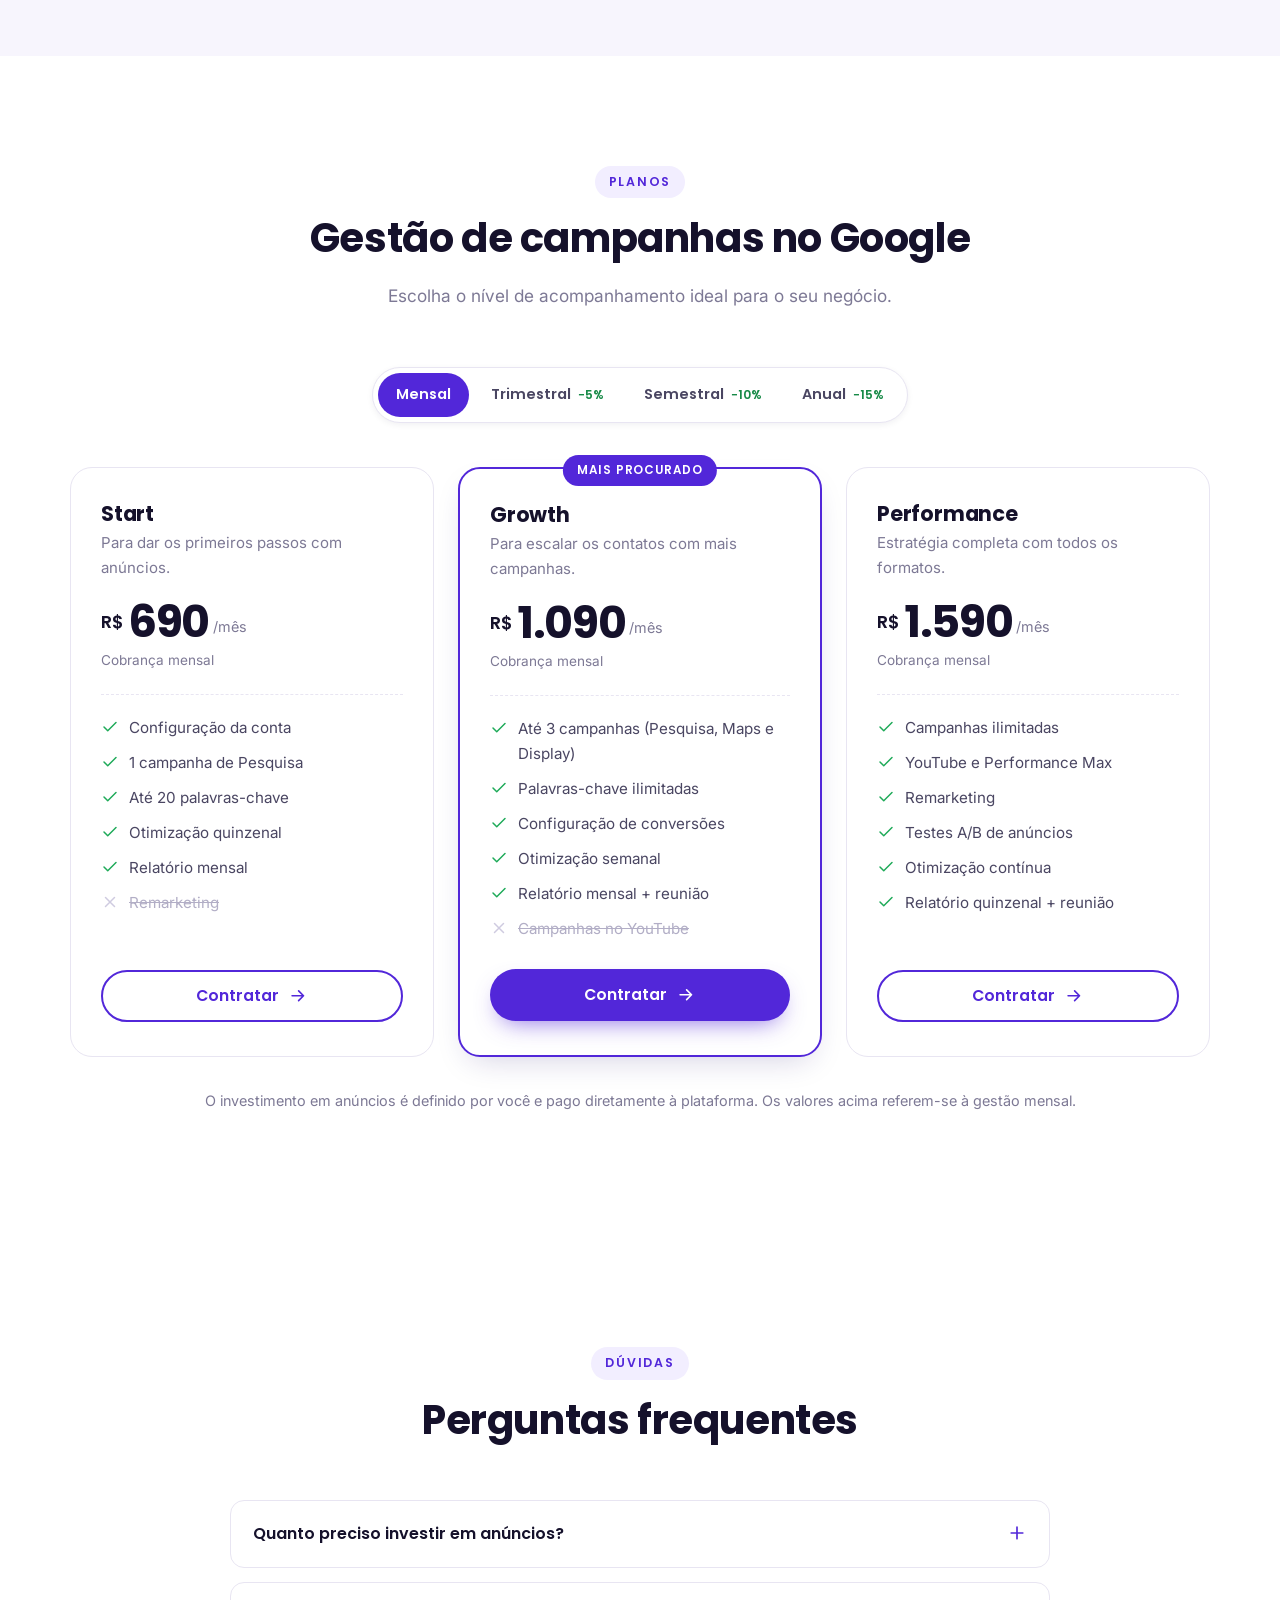
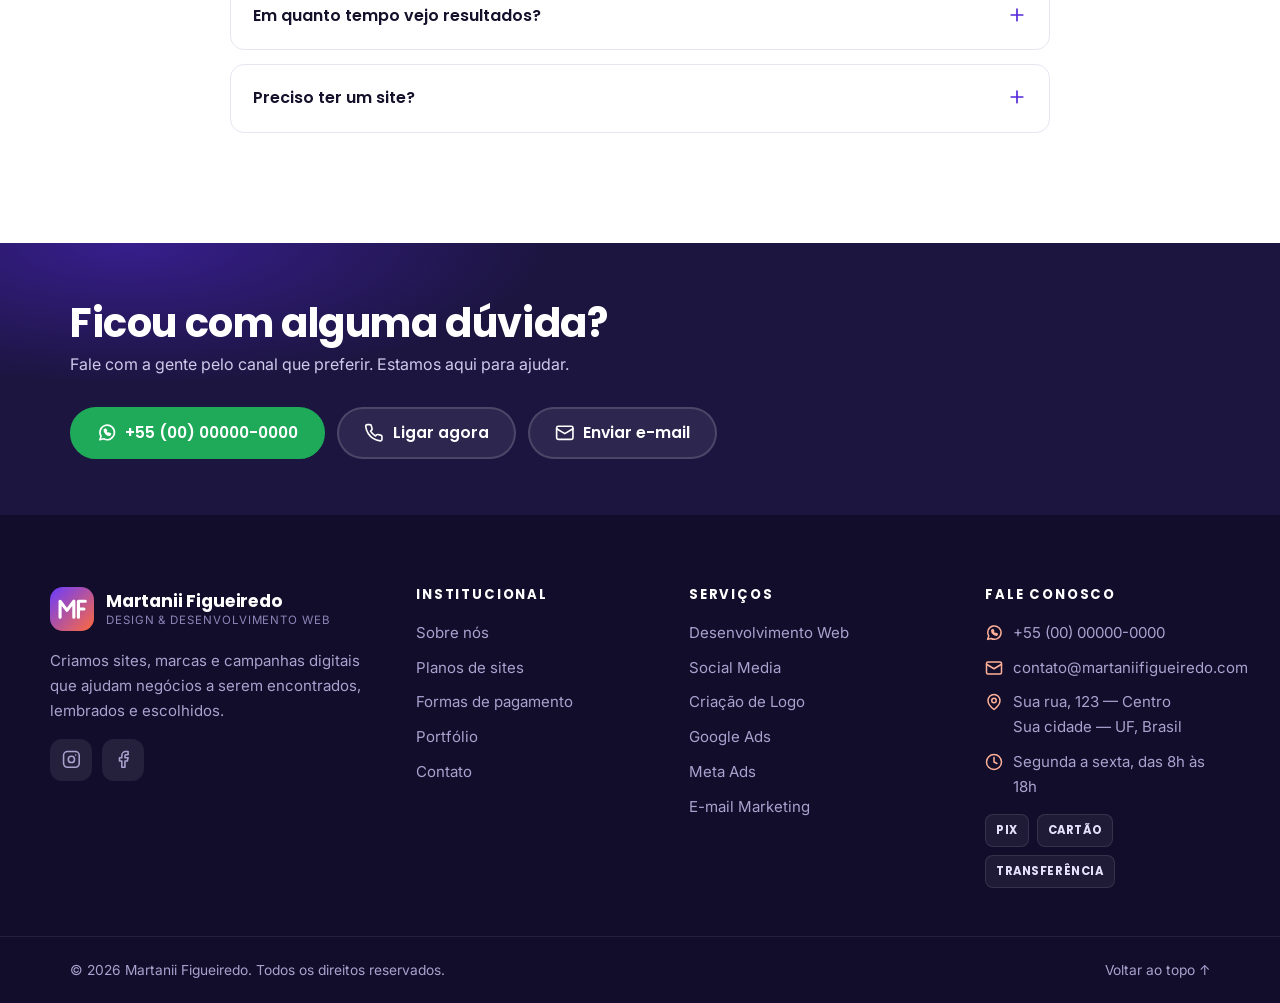
<file: google-ads.html>
<!DOCTYPE html>
<html lang="pt-BR">
<head>
  <meta charset="UTF-8">
  <meta name="viewport" content="width=device-width, initial-scale=1">
  <title>Google Ads — Gestão de Anúncios no Google | Martanii Figueiredo</title>
  <meta name="description" content="Gestão de campanhas no Google Ads: Pesquisa, Maps, Display e YouTube. Apareça no topo do Google para quem procura pelo seu negócio.">
  <meta name="theme-color" content="#231660">
  <meta property="og:type" content="website">
  <meta property="og:locale" content="pt_BR">
  <meta property="og:title" content="Google Ads — Gestão de Anúncios no Google | Martanii Figueiredo">
  <meta property="og:description" content="Gestão de campanhas no Google Ads: Pesquisa, Maps, Display e YouTube. Apareça no topo do Google para quem procura pelo seu negócio.">
  <link rel="icon" href="assets/img/favicon.svg" type="image/svg+xml">
  <link rel="preconnect" href="https://fonts.googleapis.com">
  <link rel="preconnect" href="https://fonts.gstatic.com" crossorigin>
  <link rel="stylesheet" href="https://fonts.googleapis.com/css2?family=Inter:wght@400;500;600&family=Poppins:wght@500;600;700;800&display=swap">
  <link rel="stylesheet" href="assets/css/style.css">
  <script>document.documentElement.className = "js";</script>
  <script src="assets/js/config.js" defer></script>
  <script src="assets/js/main.js" defer></script>
</head>
<body data-page="gads">
  <a class="skip-link" href="#conteudo">Pular para o conteúdo</a>
  <div id="site-header"></div>

  <main id="conteudo">
    <section class="page-hero">
      <div class="container">
        <nav aria-label="Você está em"><ol class="breadcrumb"><li><a href="index.html">Início</a></li><li><a href="index.html#servicos">Serviços</a></li><li aria-current="page">Google Ads</li></ol></nav>
        <div class="hero-ico"><i data-icon="target"></i></div>
        <h1>Google Ads</h1>
        <p>Apareça para quem já está procurando pelo que você vende.</p>
      </div>
    </section>

    <section class="section">
      <div class="container intro">
        <div class="reveal">
          <span class="eyebrow">Anúncios no Google</span>
          <h2>Clientes prontos para comprar, no momento certo</h2>
          <p class="lead">Com anúncios na Pesquisa, no Maps e no YouTube, sua empresa aparece no topo do Google exatamente quando o cliente procura. Você define o orçamento e nós cuidamos da estratégia, da configuração e da otimização das campanhas.</p>
          <ul class="check-list"><li><i data-icon="check-circle"></i><span>Pesquisa de palavras-chave do seu mercado</span></li><li><i data-icon="check-circle"></i><span>Anúncios escritos para gerar cliques qualificados</span></li><li><i data-icon="check-circle"></i><span>Acompanhamento de conversões e relatórios claros</span></li></ul>
          <a class="btn btn-primary" href="#planos">Ver planos <i data-icon="arrow"></i></a>
        </div>
        <div class="intro-art reveal">
          <div class="mock mock-serp">
            <div class="serp-bar"><i data-icon="search"></i> o que o seu cliente procura</div>
            <div class="serp-item ad"><small>Patrocinado</small><div class="t"></div><div class="u"></div><div class="d"></div><div class="d s"></div></div>
            <div class="serp-item"><div class="t"></div><div class="u"></div><div class="d"></div><div class="d s"></div></div>
            <div class="serp-item"><div class="t"></div><div class="u"></div><div class="d s"></div></div>
          </div>
          <span class="intro-chip c1"><i data-icon="trending"></i> Mais contatos</span>
          <span class="intro-chip c2"><i data-icon="target"></i> Topo do Google</span>
        </div>
      </div>
    </section>

    <section class="section section-alt">
      <div class="container">
        <div class="grid grid-4">
          <div class="feature reveal">
            <div class="f-ico"><i data-icon="search"></i></div>
            <h4>Palavras-chave certas</h4>
            <p>Seu anúncio aparece para buscas com intenção de compra.</p>
          </div>
          <div class="feature reveal">
            <div class="f-ico"><i data-icon="zap"></i></div>
            <h4>Resultados rápidos</h4>
            <p>Campanhas ativas em poucos dias após a aprovação.</p>
          </div>
          <div class="feature reveal">
            <div class="f-ico"><i data-icon="card"></i></div>
            <h4>Controle do investimento</h4>
            <p>Você decide quanto investir e pode ajustar a qualquer momento.</p>
          </div>
          <div class="feature reveal">
            <div class="f-ico"><i data-icon="chart"></i></div>
            <h4>Relatórios claros</h4>
            <p>Saiba quanto cada contato ou venda custou.</p>
          </div>
        </div>
      </div>
    </section>

    <section class="section" id="planos" data-service="Google Ads">
      <div class="container">
        <div class="section-head reveal">
          <span class="eyebrow">Planos</span>
          <h2>Gestão de campanhas no Google</h2>
          <p>Escolha o nível de acompanhamento ideal para o seu negócio.</p>
        </div>

        <div class="center reveal">
          <div class="period-switch" role="group" aria-label="Período de contratação">
            <button type="button" data-months="1" data-discount="0" data-label="Mensal" aria-pressed="true">Mensal</button>
            <button type="button" data-months="3" data-discount="5" data-label="Trimestral" aria-pressed="false">Trimestral <small>−5%</small></button>
            <button type="button" data-months="6" data-discount="10" data-label="Semestral" aria-pressed="false">Semestral <small>−10%</small></button>
            <button type="button" data-months="12" data-discount="15" data-label="Anual" aria-pressed="false">Anual <small>−15%</small></button>
          </div>
        </div>
        <div class="plans">
          <article class="plan reveal" data-monthly="690">
            
            <h3 class="plan-name">Start</h3>
            <p class="plan-desc">Para dar os primeiros passos com anúncios.</p>
            <div class="plan-price"><span class="cur">R$</span><strong data-price="690">690</strong><span class="per">/mês</span></div>
            <p class="plan-note"></p>
            <ul><li><i data-icon="check"></i><span>Configuração da conta</span></li><li><i data-icon="check"></i><span>1 campanha de Pesquisa</span></li><li><i data-icon="check"></i><span>Até 20 palavras-chave</span></li><li><i data-icon="check"></i><span>Otimização quinzenal</span></li><li><i data-icon="check"></i><span>Relatório mensal</span></li><li class="no"><i data-icon="x"></i><span>Remarketing</span></li></ul>
            <a class="btn btn-outline btn-block" href="contato.html" data-plan="Start">Contratar <i data-icon="arrow"></i></a>
          </article>
          <article class="plan popular reveal" data-monthly="1090">
            <span class="badge">Mais procurado</span>
            <h3 class="plan-name">Growth</h3>
            <p class="plan-desc">Para escalar os contatos com mais campanhas.</p>
            <div class="plan-price"><span class="cur">R$</span><strong data-price="1090">1.090</strong><span class="per">/mês</span></div>
            <p class="plan-note"></p>
            <ul><li><i data-icon="check"></i><span>Até 3 campanhas (Pesquisa, Maps e Display)</span></li><li><i data-icon="check"></i><span>Palavras-chave ilimitadas</span></li><li><i data-icon="check"></i><span>Configuração de conversões</span></li><li><i data-icon="check"></i><span>Otimização semanal</span></li><li><i data-icon="check"></i><span>Relatório mensal + reunião</span></li><li class="no"><i data-icon="x"></i><span>Campanhas no YouTube</span></li></ul>
            <a class="btn btn-primary btn-block" href="contato.html" data-plan="Growth">Contratar <i data-icon="arrow"></i></a>
          </article>
          <article class="plan reveal" data-monthly="1590">
            
            <h3 class="plan-name">Performance</h3>
            <p class="plan-desc">Estratégia completa com todos os formatos.</p>
            <div class="plan-price"><span class="cur">R$</span><strong data-price="1590">1.590</strong><span class="per">/mês</span></div>
            <p class="plan-note"></p>
            <ul><li><i data-icon="check"></i><span>Campanhas ilimitadas</span></li><li><i data-icon="check"></i><span>YouTube e Performance Max</span></li><li><i data-icon="check"></i><span>Remarketing</span></li><li><i data-icon="check"></i><span>Testes A/B de anúncios</span></li><li><i data-icon="check"></i><span>Otimização contínua</span></li><li><i data-icon="check"></i><span>Relatório quinzenal + reunião</span></li></ul>
            <a class="btn btn-outline btn-block" href="contato.html" data-plan="Performance">Contratar <i data-icon="arrow"></i></a>
          </article>
        </div>
        <p class="plans-footnote">O investimento em anúncios é definido por você e pago diretamente à plataforma. Os valores acima referem-se à gestão mensal.</p>
      </div>
    </section>

    <section class="section">
      <div class="container">
        <div class="section-head reveal">
          <span class="eyebrow">Dúvidas</span>
          <h2>Perguntas frequentes</h2>
        </div>
        <div class="faq">
          <details class="reveal">
            <summary>Quanto preciso investir em anúncios?<i data-icon="plus"></i></summary>
            <p>Depende do seu mercado e da sua região. No diagnóstico inicial recomendamos um valor mínimo para que as campanhas tenham resultado — e você decide o orçamento final.</p>
          </details>
          <details class="reveal">
            <summary>Em quanto tempo vejo resultados?<i data-icon="plus"></i></summary>
            <p>Os anúncios começam a aparecer logo após a aprovação do Google. As primeiras semanas servem para otimizar e reduzir o custo por contato.</p>
          </details>
          <details class="reveal">
            <summary>Preciso ter um site?<i data-icon="plus"></i></summary>
            <p>É altamente recomendado. Uma boa landing page aumenta muito a conversão dos anúncios — e podemos criar uma para você.</p>
          </details>
        </div>
      </div>
    </section>

    <div id="site-help"></div>
  </main>

  <div id="site-footer"></div>
</body>
</html>
</file>
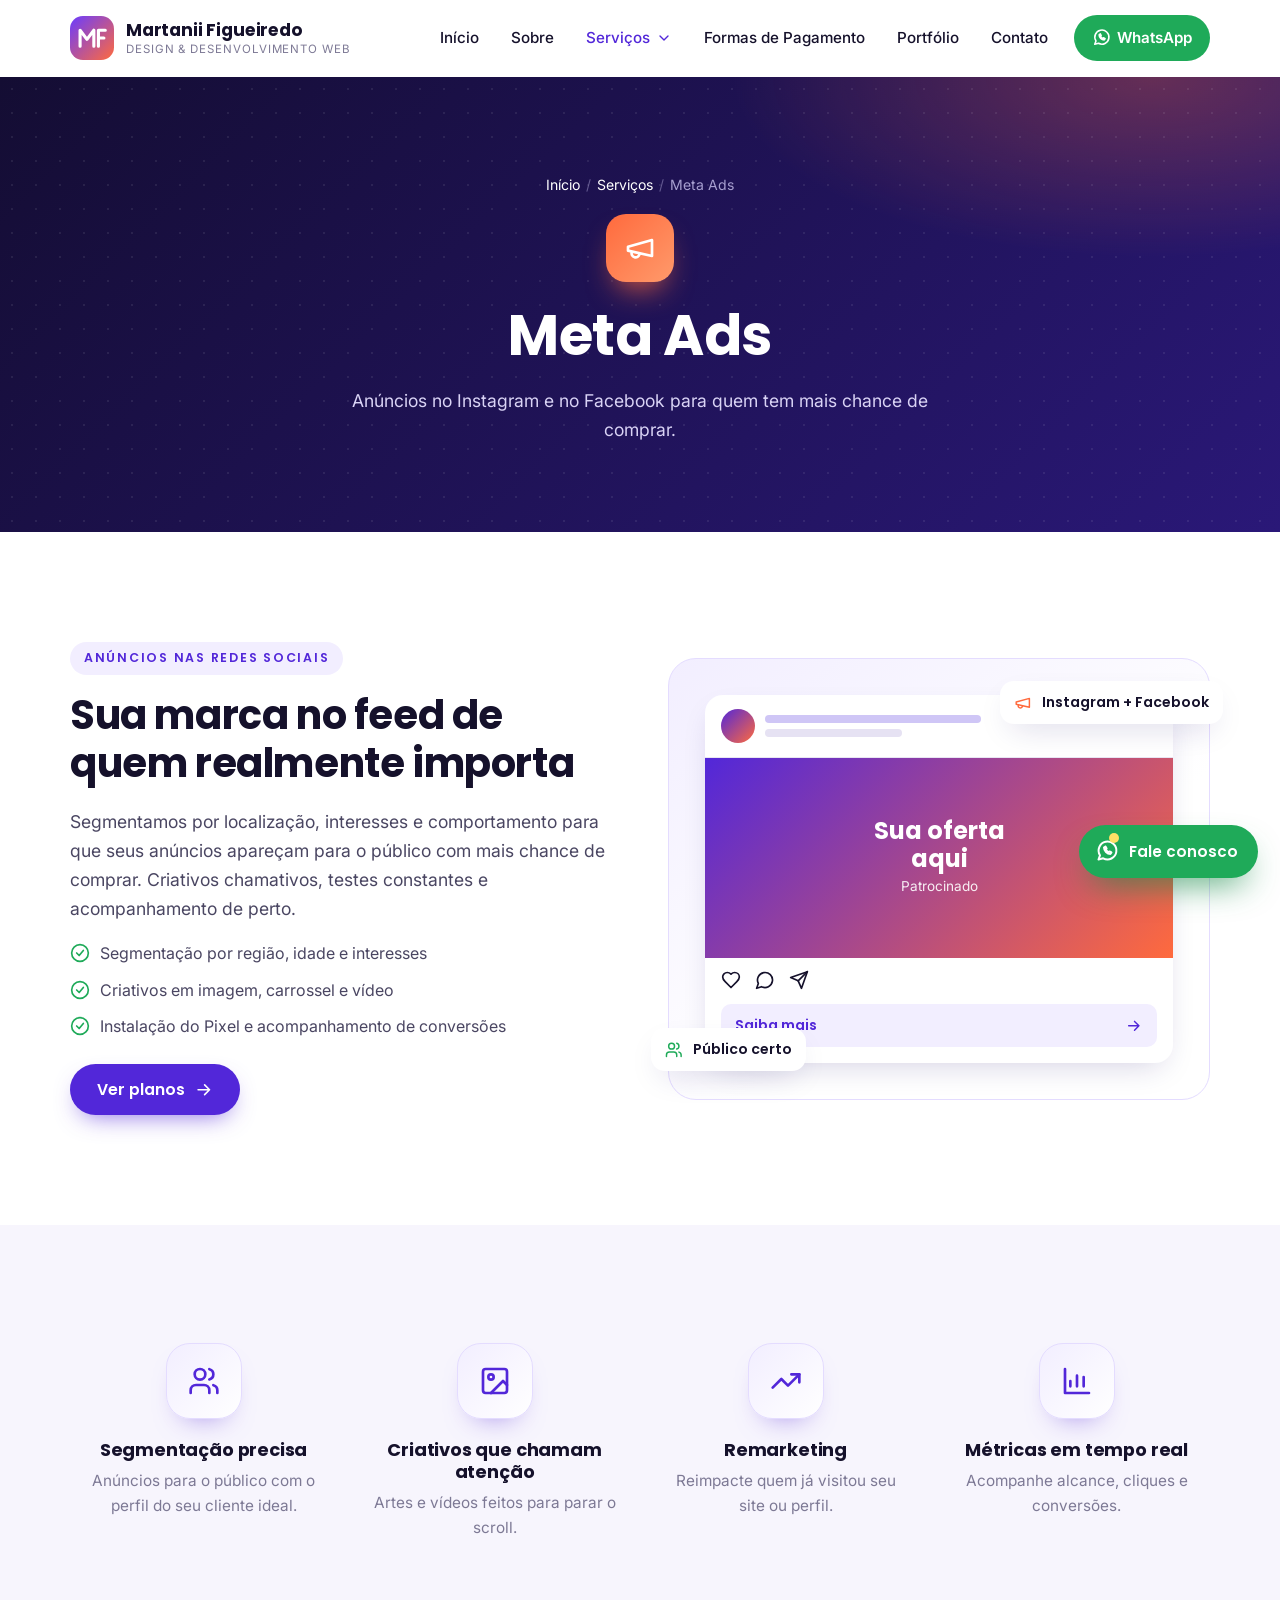
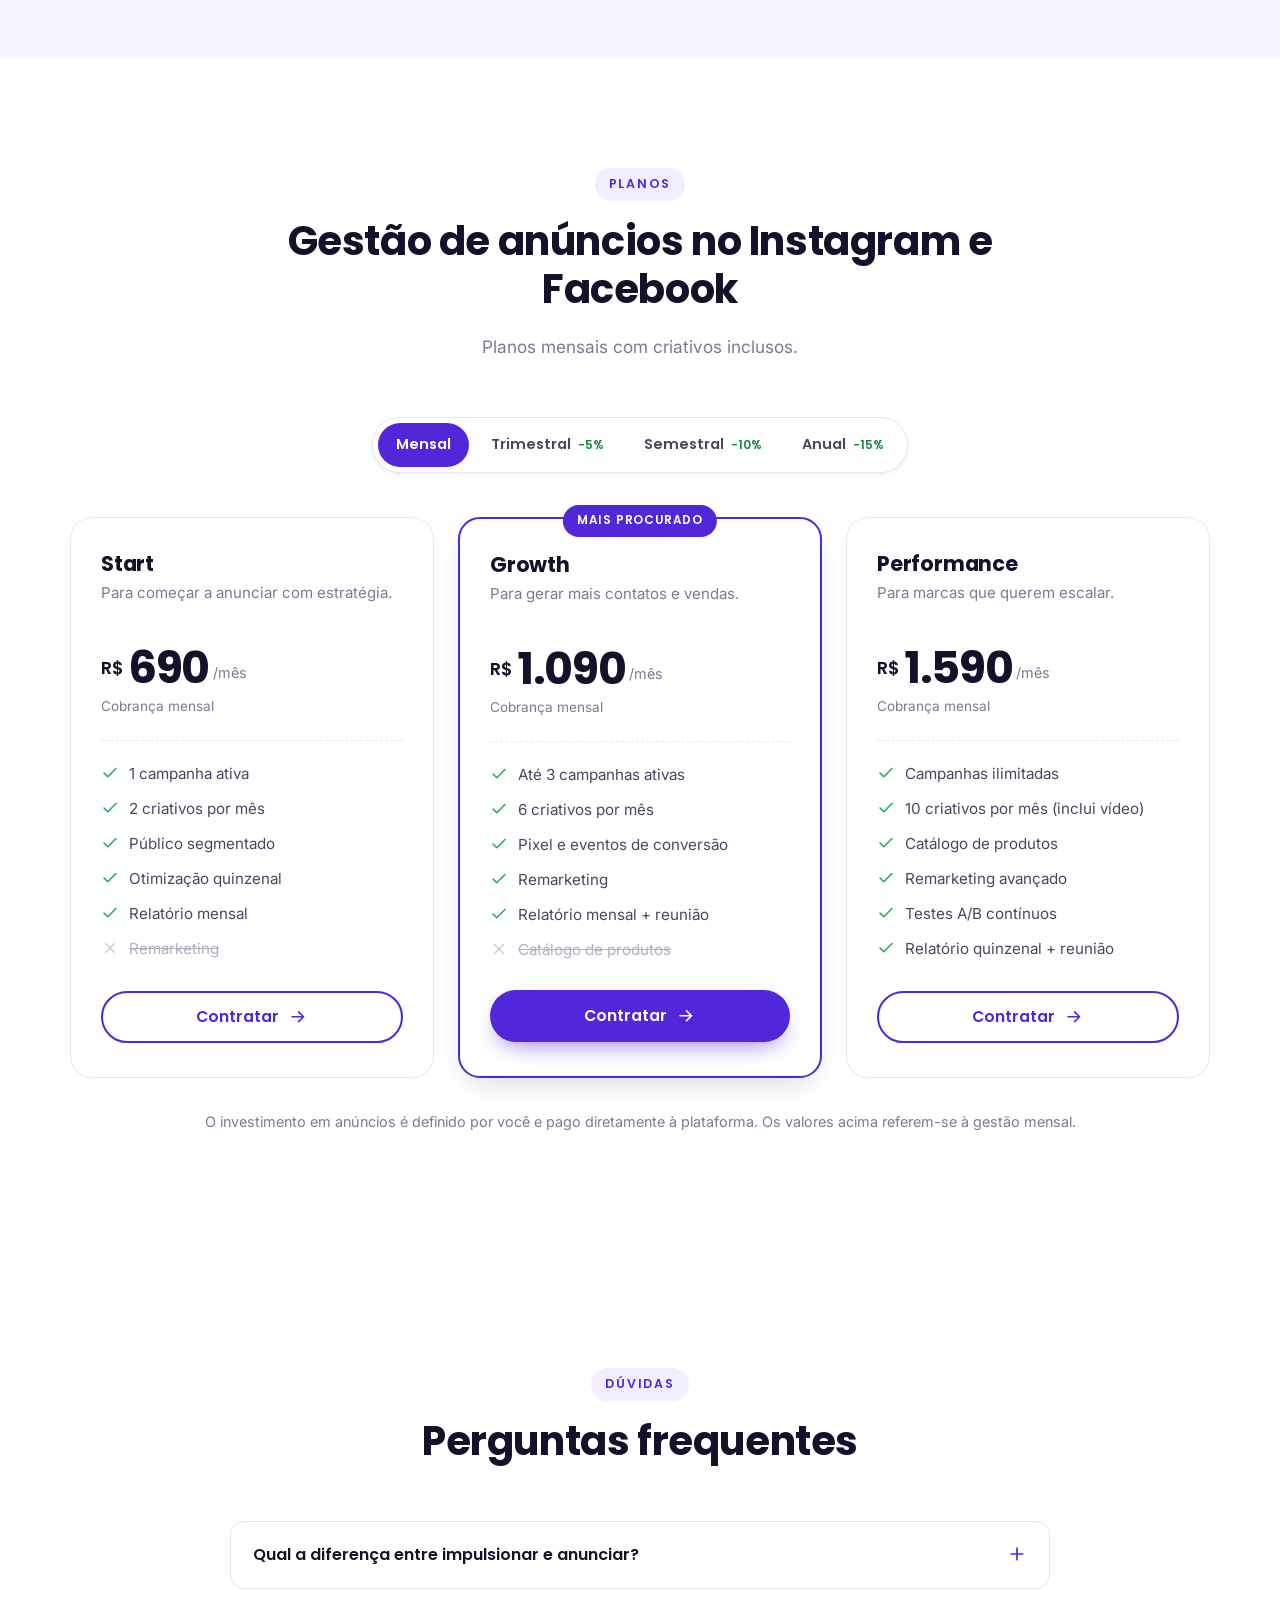
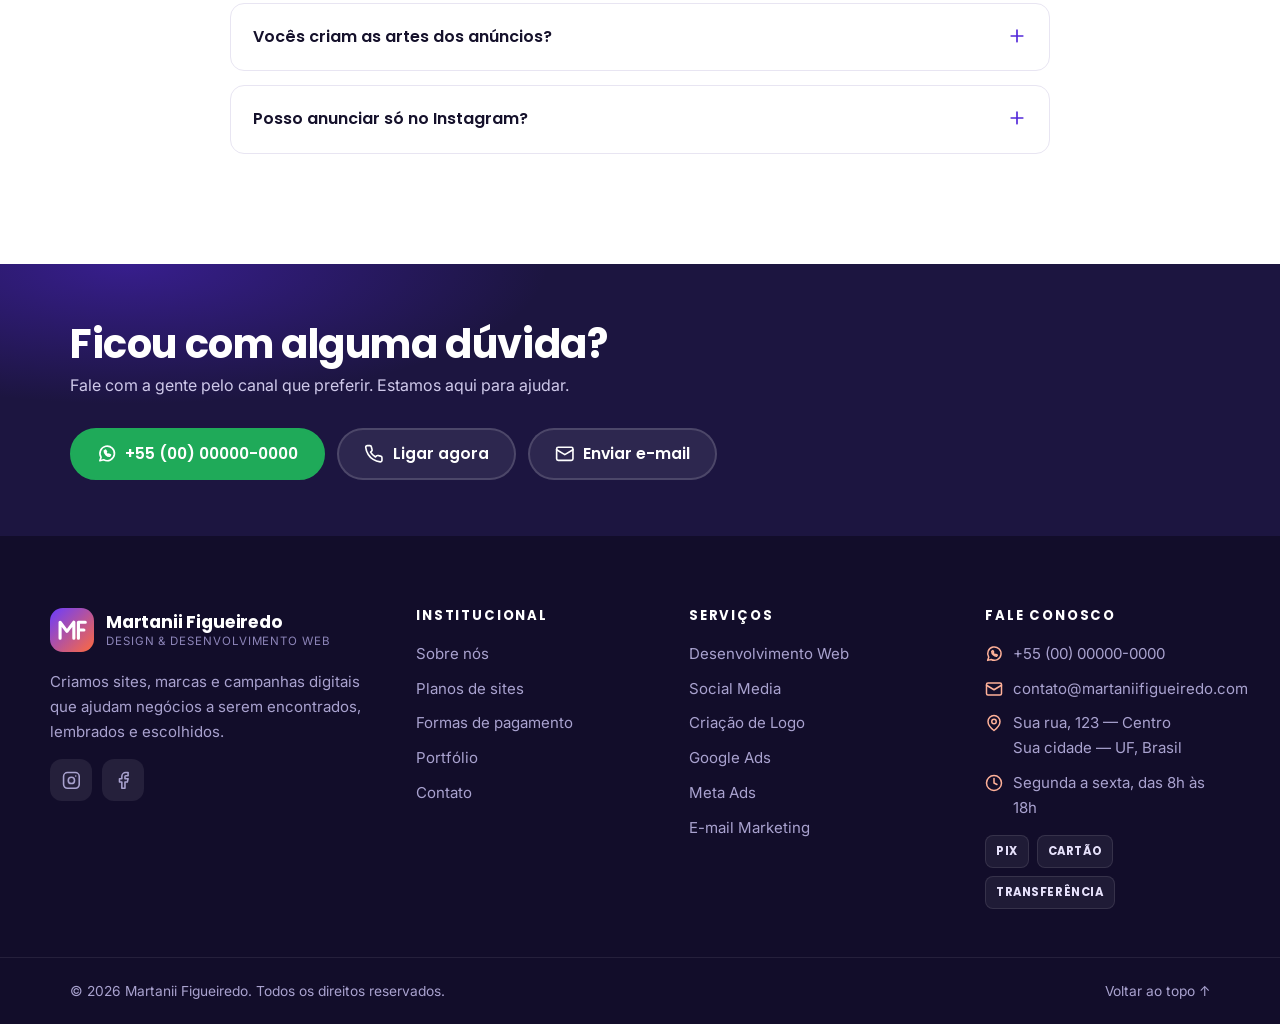
<file: meta-ads.html>
<!DOCTYPE html>
<html lang="pt-BR">
<head>
  <meta charset="UTF-8">
  <meta name="viewport" content="width=device-width, initial-scale=1">
  <title>Meta Ads — Anúncios no Instagram e Facebook | Martanii Figueiredo</title>
  <meta name="description" content="Gestão de anúncios no Instagram e Facebook com segmentação, criativos inclusos, remarketing e relatórios. Veja os planos.">
  <meta name="theme-color" content="#231660">
  <meta property="og:type" content="website">
  <meta property="og:locale" content="pt_BR">
  <meta property="og:title" content="Meta Ads — Anúncios no Instagram e Facebook | Martanii Figueiredo">
  <meta property="og:description" content="Gestão de anúncios no Instagram e Facebook com segmentação, criativos inclusos, remarketing e relatórios. Veja os planos.">
  <link rel="icon" href="assets/img/favicon.svg" type="image/svg+xml">
  <link rel="preconnect" href="https://fonts.googleapis.com">
  <link rel="preconnect" href="https://fonts.gstatic.com" crossorigin>
  <link rel="stylesheet" href="https://fonts.googleapis.com/css2?family=Inter:wght@400;500;600&family=Poppins:wght@500;600;700;800&display=swap">
  <link rel="stylesheet" href="assets/css/style.css">
  <script>document.documentElement.className = "js";</script>
  <script src="assets/js/config.js" defer></script>
  <script src="assets/js/main.js" defer></script>
</head>
<body data-page="meta">
  <a class="skip-link" href="#conteudo">Pular para o conteúdo</a>
  <div id="site-header"></div>

  <main id="conteudo">
    <section class="page-hero">
      <div class="container">
        <nav aria-label="Você está em"><ol class="breadcrumb"><li><a href="index.html">Início</a></li><li><a href="index.html#servicos">Serviços</a></li><li aria-current="page">Meta Ads</li></ol></nav>
        <div class="hero-ico"><i data-icon="megaphone"></i></div>
        <h1>Meta Ads</h1>
        <p>Anúncios no Instagram e no Facebook para quem tem mais chance de comprar.</p>
      </div>
    </section>

    <section class="section">
      <div class="container intro">
        <div class="reveal">
          <span class="eyebrow">Anúncios nas redes sociais</span>
          <h2>Sua marca no feed de quem realmente importa</h2>
          <p class="lead">Segmentamos por localização, interesses e comportamento para que seus anúncios apareçam para o público com mais chance de comprar. Criativos chamativos, testes constantes e acompanhamento de perto.</p>
          <ul class="check-list"><li><i data-icon="check-circle"></i><span>Segmentação por região, idade e interesses</span></li><li><i data-icon="check-circle"></i><span>Criativos em imagem, carrossel e vídeo</span></li><li><i data-icon="check-circle"></i><span>Instalação do Pixel e acompanhamento de conversões</span></li></ul>
          <a class="btn btn-primary" href="#planos">Ver planos <i data-icon="arrow"></i></a>
        </div>
        <div class="intro-art reveal">
          <div class="mock mock-post">
            <div class="mock-head"><span class="mock-avatar"></span><span class="mock-lines"><i></i><i></i></span></div>
            <div class="post-img"><div><strong>Sua oferta<br>aqui</strong><span>Patrocinado</span></div></div>
            <div class="post-actions"><i data-icon="heart"></i><i data-icon="message"></i><i data-icon="send"></i></div>
            <div class="post-cta">Saiba mais <i data-icon="arrow"></i></div>
          </div>
          <span class="intro-chip c1"><i data-icon="users"></i> Público certo</span>
          <span class="intro-chip c2"><i data-icon="megaphone"></i> Instagram + Facebook</span>
        </div>
      </div>
    </section>

    <section class="section section-alt">
      <div class="container">
        <div class="grid grid-4">
          <div class="feature reveal">
            <div class="f-ico"><i data-icon="users"></i></div>
            <h4>Segmentação precisa</h4>
            <p>Anúncios para o público com o perfil do seu cliente ideal.</p>
          </div>
          <div class="feature reveal">
            <div class="f-ico"><i data-icon="image"></i></div>
            <h4>Criativos que chamam atenção</h4>
            <p>Artes e vídeos feitos para parar o scroll.</p>
          </div>
          <div class="feature reveal">
            <div class="f-ico"><i data-icon="trending"></i></div>
            <h4>Remarketing</h4>
            <p>Reimpacte quem já visitou seu site ou perfil.</p>
          </div>
          <div class="feature reveal">
            <div class="f-ico"><i data-icon="chart"></i></div>
            <h4>Métricas em tempo real</h4>
            <p>Acompanhe alcance, cliques e conversões.</p>
          </div>
        </div>
      </div>
    </section>

    <section class="section" id="planos" data-service="Meta Ads">
      <div class="container">
        <div class="section-head reveal">
          <span class="eyebrow">Planos</span>
          <h2>Gestão de anúncios no Instagram e Facebook</h2>
          <p>Planos mensais com criativos inclusos.</p>
        </div>

        <div class="center reveal">
          <div class="period-switch" role="group" aria-label="Período de contratação">
            <button type="button" data-months="1" data-discount="0" data-label="Mensal" aria-pressed="true">Mensal</button>
            <button type="button" data-months="3" data-discount="5" data-label="Trimestral" aria-pressed="false">Trimestral <small>−5%</small></button>
            <button type="button" data-months="6" data-discount="10" data-label="Semestral" aria-pressed="false">Semestral <small>−10%</small></button>
            <button type="button" data-months="12" data-discount="15" data-label="Anual" aria-pressed="false">Anual <small>−15%</small></button>
          </div>
        </div>
        <div class="plans">
          <article class="plan reveal" data-monthly="690">
            
            <h3 class="plan-name">Start</h3>
            <p class="plan-desc">Para começar a anunciar com estratégia.</p>
            <div class="plan-price"><span class="cur">R$</span><strong data-price="690">690</strong><span class="per">/mês</span></div>
            <p class="plan-note"></p>
            <ul><li><i data-icon="check"></i><span>1 campanha ativa</span></li><li><i data-icon="check"></i><span>2 criativos por mês</span></li><li><i data-icon="check"></i><span>Público segmentado</span></li><li><i data-icon="check"></i><span>Otimização quinzenal</span></li><li><i data-icon="check"></i><span>Relatório mensal</span></li><li class="no"><i data-icon="x"></i><span>Remarketing</span></li></ul>
            <a class="btn btn-outline btn-block" href="contato.html" data-plan="Start">Contratar <i data-icon="arrow"></i></a>
          </article>
          <article class="plan popular reveal" data-monthly="1090">
            <span class="badge">Mais procurado</span>
            <h3 class="plan-name">Growth</h3>
            <p class="plan-desc">Para gerar mais contatos e vendas.</p>
            <div class="plan-price"><span class="cur">R$</span><strong data-price="1090">1.090</strong><span class="per">/mês</span></div>
            <p class="plan-note"></p>
            <ul><li><i data-icon="check"></i><span>Até 3 campanhas ativas</span></li><li><i data-icon="check"></i><span>6 criativos por mês</span></li><li><i data-icon="check"></i><span>Pixel e eventos de conversão</span></li><li><i data-icon="check"></i><span>Remarketing</span></li><li><i data-icon="check"></i><span>Relatório mensal + reunião</span></li><li class="no"><i data-icon="x"></i><span>Catálogo de produtos</span></li></ul>
            <a class="btn btn-primary btn-block" href="contato.html" data-plan="Growth">Contratar <i data-icon="arrow"></i></a>
          </article>
          <article class="plan reveal" data-monthly="1590">
            
            <h3 class="plan-name">Performance</h3>
            <p class="plan-desc">Para marcas que querem escalar.</p>
            <div class="plan-price"><span class="cur">R$</span><strong data-price="1590">1.590</strong><span class="per">/mês</span></div>
            <p class="plan-note"></p>
            <ul><li><i data-icon="check"></i><span>Campanhas ilimitadas</span></li><li><i data-icon="check"></i><span>10 criativos por mês (inclui vídeo)</span></li><li><i data-icon="check"></i><span>Catálogo de produtos</span></li><li><i data-icon="check"></i><span>Remarketing avançado</span></li><li><i data-icon="check"></i><span>Testes A/B contínuos</span></li><li><i data-icon="check"></i><span>Relatório quinzenal + reunião</span></li></ul>
            <a class="btn btn-outline btn-block" href="contato.html" data-plan="Performance">Contratar <i data-icon="arrow"></i></a>
          </article>
        </div>
        <p class="plans-footnote">O investimento em anúncios é definido por você e pago diretamente à plataforma. Os valores acima referem-se à gestão mensal.</p>
      </div>
    </section>

    <section class="section">
      <div class="container">
        <div class="section-head reveal">
          <span class="eyebrow">Dúvidas</span>
          <h2>Perguntas frequentes</h2>
        </div>
        <div class="faq">
          <details class="reveal">
            <summary>Qual a diferença entre impulsionar e anunciar?<i data-icon="plus"></i></summary>
            <p>O botão “impulsionar” oferece poucas opções. No Gerenciador de Anúncios temos segmentação avançada, diferentes objetivos, testes e mensuração completa.</p>
          </details>
          <details class="reveal">
            <summary>Vocês criam as artes dos anúncios?<i data-icon="plus"></i></summary>
            <p>Sim. Cada plano inclui uma quantidade mensal de criativos produzidos pela nossa equipe.</p>
          </details>
          <details class="reveal">
            <summary>Posso anunciar só no Instagram?<i data-icon="plus"></i></summary>
            <p>Pode. Escolhemos os posicionamentos que fazem mais sentido para o seu público e objetivo.</p>
          </details>
        </div>
      </div>
    </section>

    <div id="site-help"></div>
  </main>

  <div id="site-footer"></div>
</body>
</html>
</file>
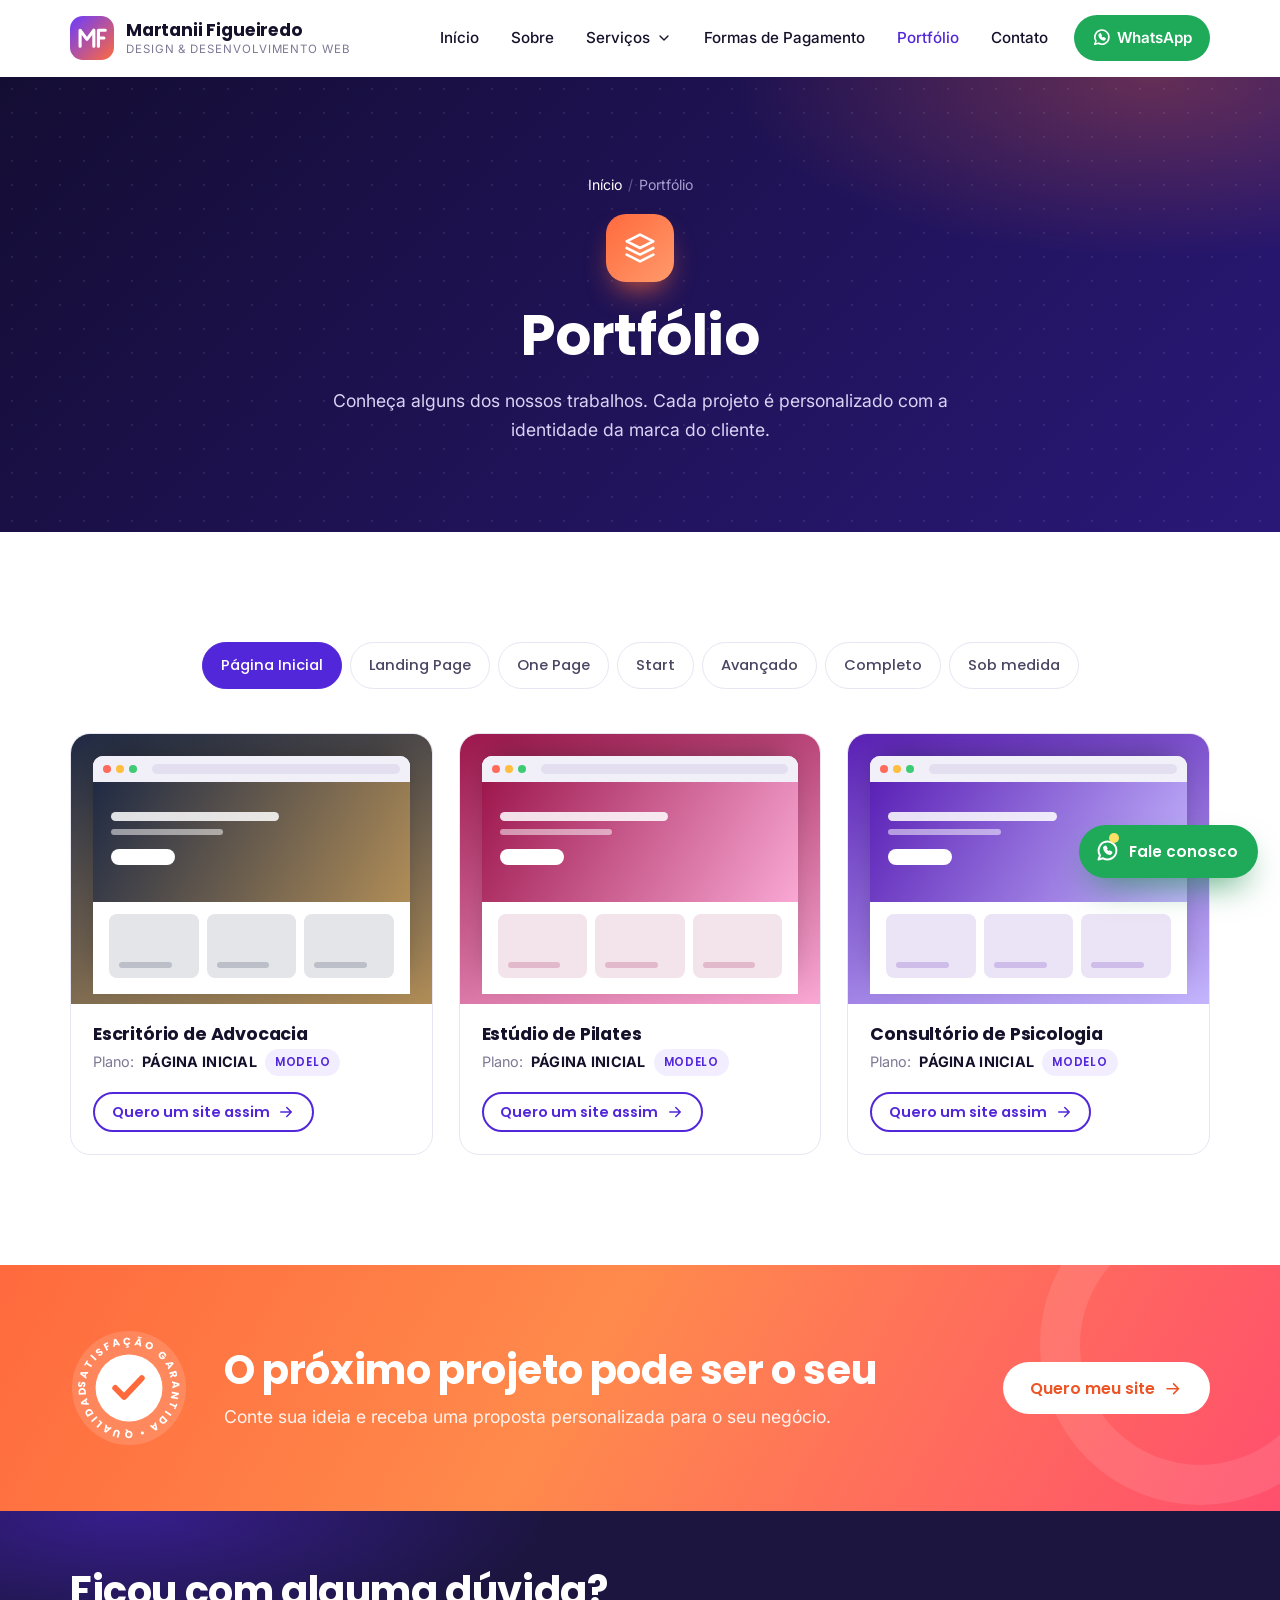
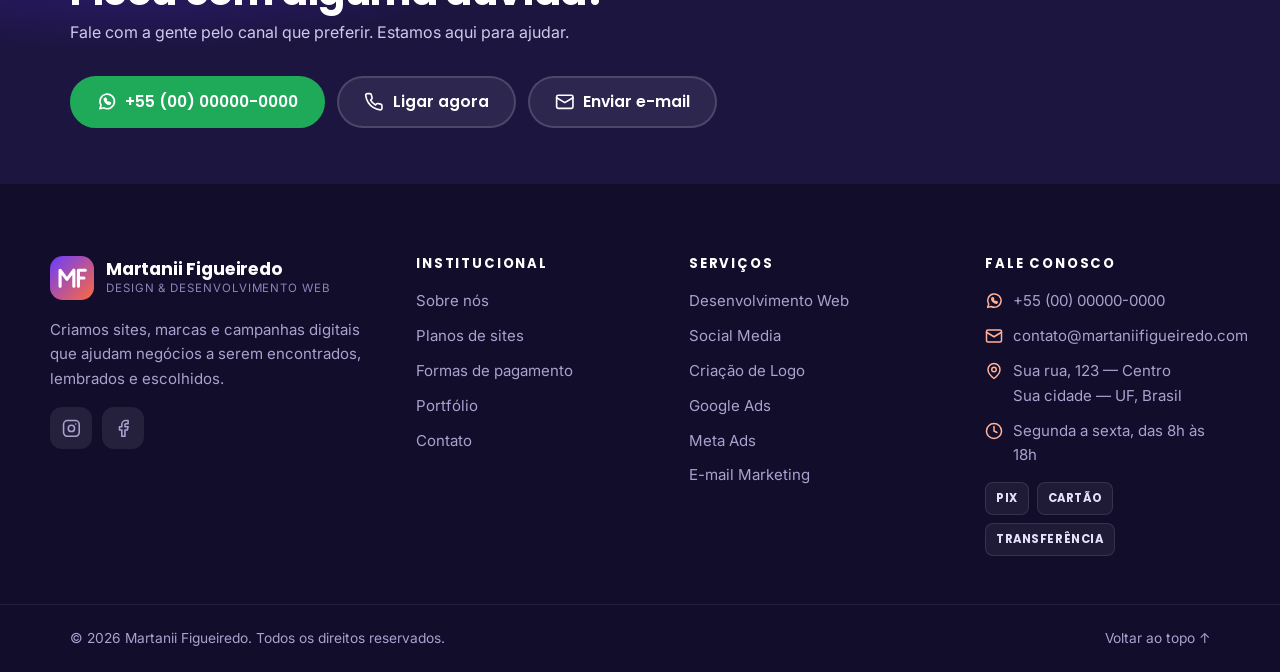
<file: portfolio.html>
<!DOCTYPE html>
<html lang="pt-BR">
<head>
  <meta charset="UTF-8">
  <meta name="viewport" content="width=device-width, initial-scale=1">
  <title>Portfólio — Modelos de Sites | Martanii Figueiredo</title>
  <meta name="description" content="Veja modelos de sites por plano e segmento: advocacia, clínicas, restaurantes, construtoras, lojas e muito mais.">
  <meta name="theme-color" content="#231660">
  <meta property="og:type" content="website">
  <meta property="og:locale" content="pt_BR">
  <meta property="og:title" content="Portfólio — Modelos de Sites | Martanii Figueiredo">
  <meta property="og:description" content="Veja modelos de sites por plano e segmento: advocacia, clínicas, restaurantes, construtoras, lojas e muito mais.">
  <link rel="icon" href="assets/img/favicon.svg" type="image/svg+xml">
  <link rel="preconnect" href="https://fonts.googleapis.com">
  <link rel="preconnect" href="https://fonts.gstatic.com" crossorigin>
  <link rel="stylesheet" href="https://fonts.googleapis.com/css2?family=Inter:wght@400;500;600&family=Poppins:wght@500;600;700;800&display=swap">
  <link rel="stylesheet" href="assets/css/style.css">
  <script>document.documentElement.className = "js";</script>
  <script src="assets/js/config.js" defer></script>
  <script src="assets/js/portfolio.js" defer></script>
  <script src="assets/js/main.js" defer></script>
</head>
<body data-page="portfolio">
  <a class="skip-link" href="#conteudo">Pular para o conteúdo</a>
  <div id="site-header"></div>

  <main id="conteudo">
    <section class="page-hero">
      <div class="container">
        <nav aria-label="Você está em"><ol class="breadcrumb"><li><a href="index.html">Início</a></li><li aria-current="page">Portfólio</li></ol></nav>
        <div class="hero-ico"><i data-icon="layers"></i></div>
        <h1>Portfólio</h1>
        <p>Conheça alguns dos nossos trabalhos. Cada projeto é personalizado com a identidade da marca do cliente.</p>
      </div>
    </section>

    <section class="section" data-service="Desenvolvimento Web">
      <div class="container">
        <!-- Os projetos ficam em assets/js/portfolio.js (veja as instruções no topo do arquivo). -->
        <div class="filters reveal" id="portfolio-tabs" role="tablist" aria-label="Planos"></div>
        <div class="portfolio" id="portfolio-grid" role="tabpanel" aria-live="polite"></div>
        <div class="load-more"><button class="btn btn-primary" id="load-more" type="button">Ver mais</button></div>
      </div>
    </section>

    <section class="guarantee">
      <div class="container">
        <svg class="seal" viewBox="0 0 120 120" aria-hidden="true">
            <defs><path id="sealPath" d="M60 60m-44 0a44 44 0 1 1 88 0a44 44 0 1 1-88 0"/></defs>
            <circle cx="60" cy="60" r="58" fill="rgba(255,255,255,.14)"/>
            <circle cx="60" cy="60" r="34" fill="#fff"/>
            <g class="seal-spin"><text font-family="Poppins, sans-serif" font-size="10.5" font-weight="700" letter-spacing="2.2" fill="#fff"><textPath href="#sealPath">SATISFAÇÃO GARANTIDA • QUALIDADE •</textPath></text></g>
            <path d="m46 60 9 9 18-19" fill="none" stroke="#ff6a3d" stroke-width="6" stroke-linecap="round" stroke-linejoin="round"/>
          </svg>
        <div>
          <h2>O próximo projeto pode ser o seu</h2>
          <p>Conte sua ideia e receba uma proposta personalizada para o seu negócio.</p>
        </div>
        <a class="btn" href="contato.html">Quero meu site <i data-icon="arrow"></i></a>
      </div>
    </section>

    <div id="site-help"></div>
  </main>

  <div id="site-footer"></div>
</body>
</html>
</file>
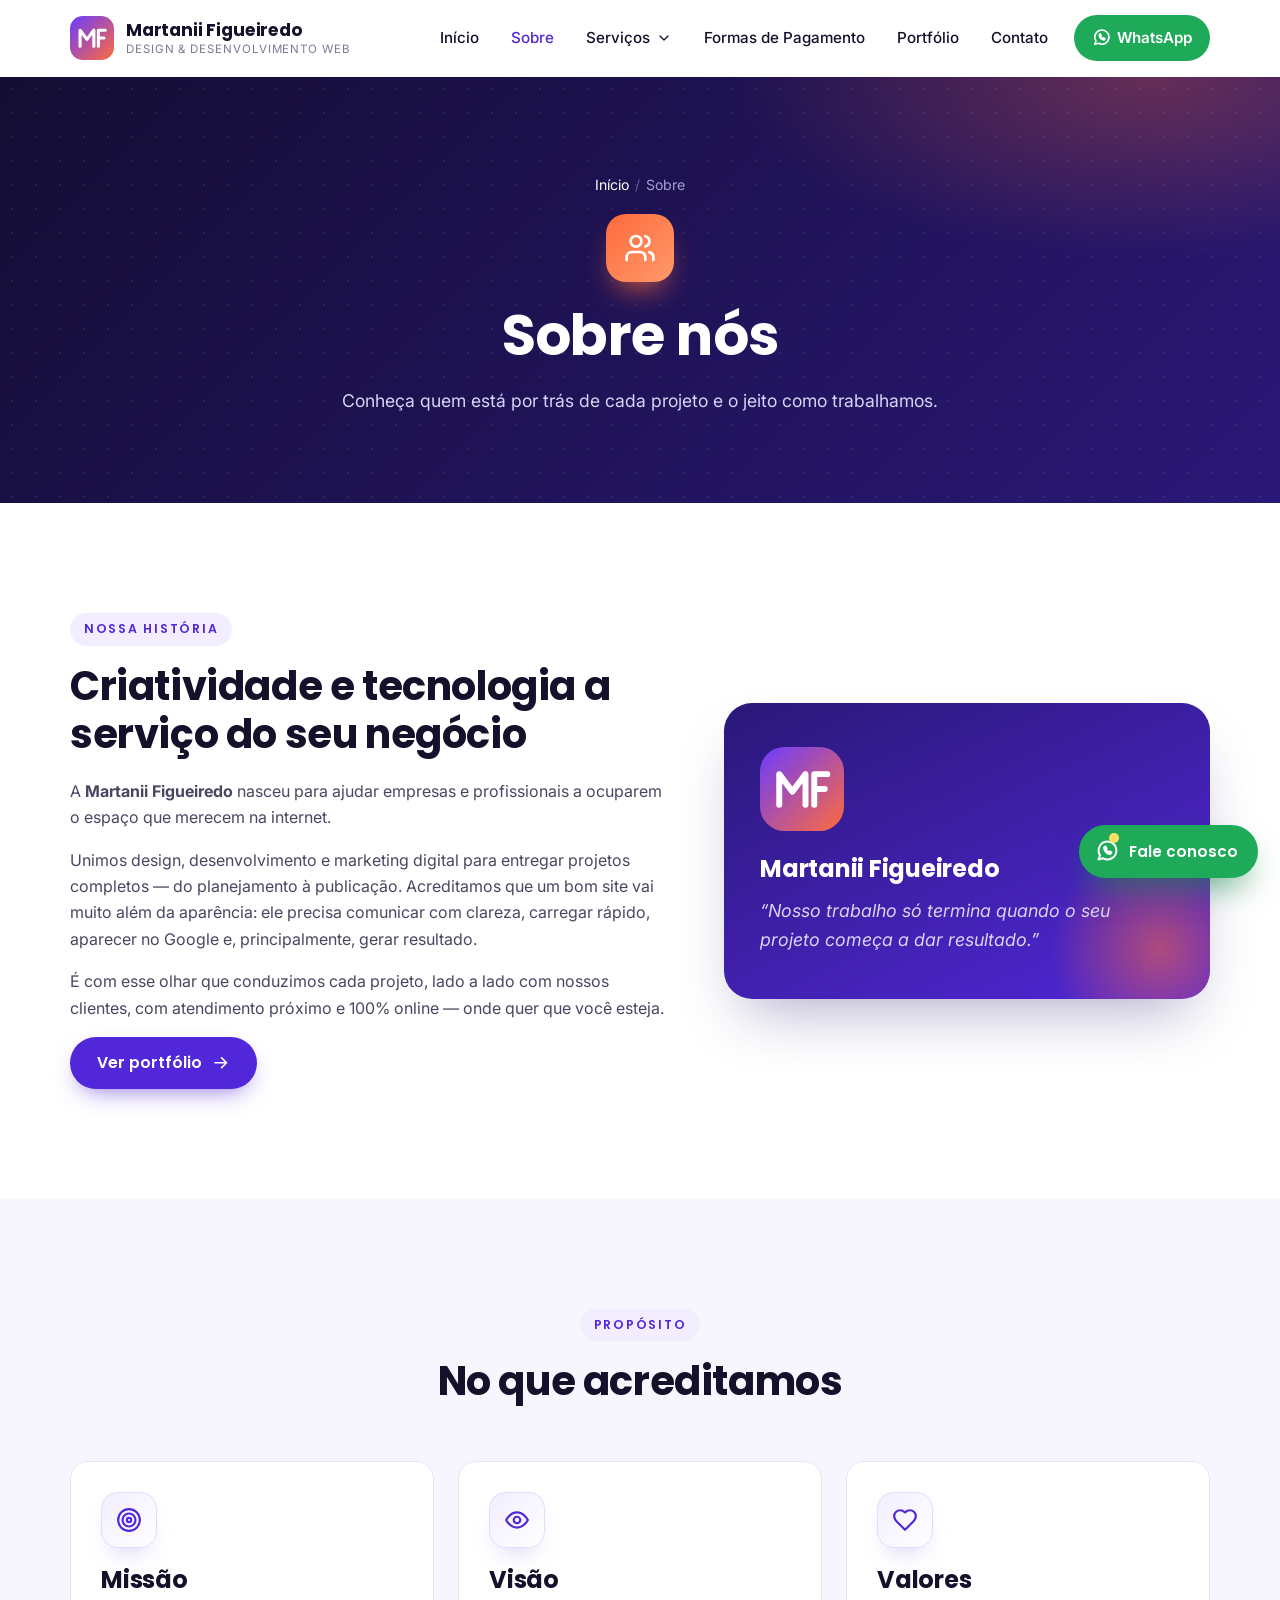
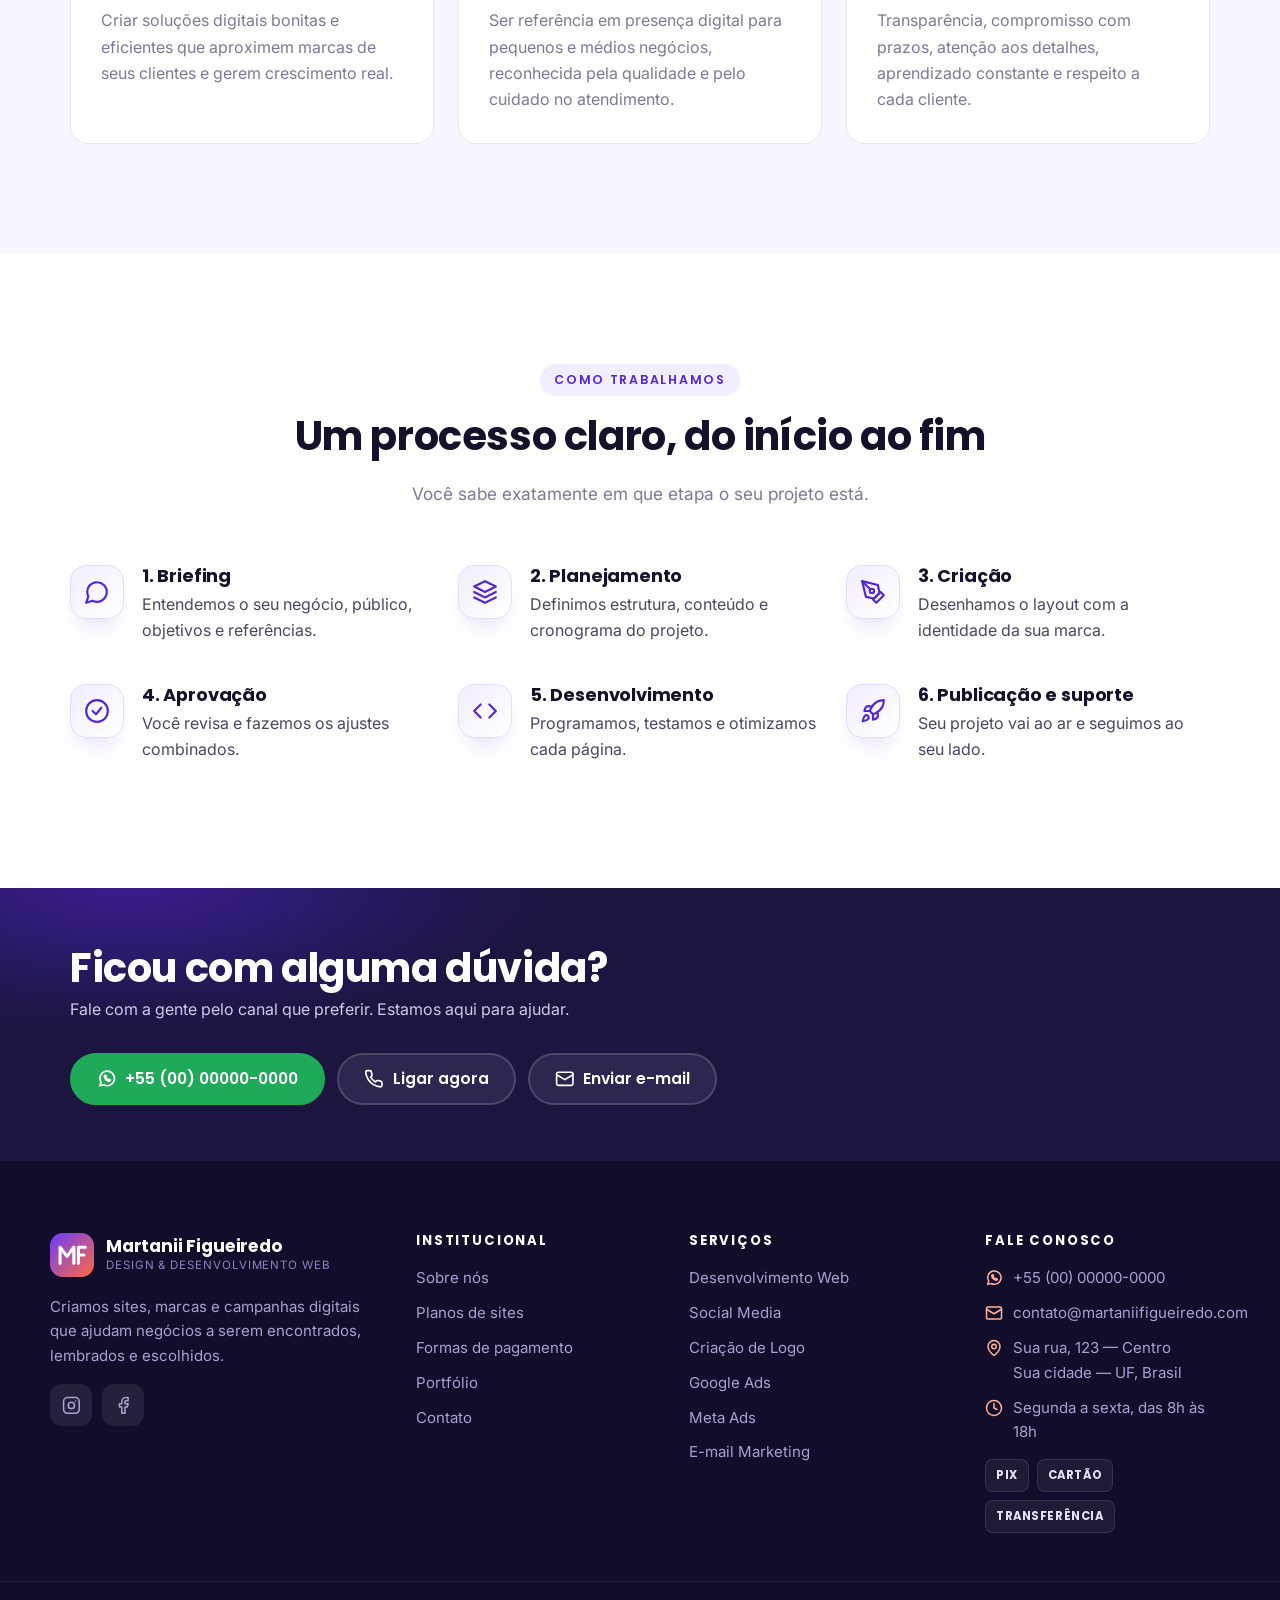
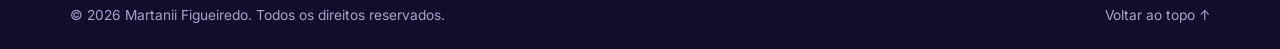
<file: sobre.html>
<!DOCTYPE html>
<html lang="pt-BR">
<head>
  <meta charset="UTF-8">
  <meta name="viewport" content="width=device-width, initial-scale=1">
  <title>Sobre nós — Martanii Figueiredo</title>
  <meta name="description" content="Conheça a Martanii Figueiredo: design, desenvolvimento web e marketing digital com atendimento próximo e foco em resultado.">
  <meta name="theme-color" content="#231660">
  <meta property="og:type" content="website">
  <meta property="og:locale" content="pt_BR">
  <meta property="og:title" content="Sobre nós — Martanii Figueiredo">
  <meta property="og:description" content="Conheça a Martanii Figueiredo: design, desenvolvimento web e marketing digital com atendimento próximo e foco em resultado.">
  <link rel="icon" href="assets/img/favicon.svg" type="image/svg+xml">
  <link rel="preconnect" href="https://fonts.googleapis.com">
  <link rel="preconnect" href="https://fonts.gstatic.com" crossorigin>
  <link rel="stylesheet" href="https://fonts.googleapis.com/css2?family=Inter:wght@400;500;600&family=Poppins:wght@500;600;700;800&display=swap">
  <link rel="stylesheet" href="assets/css/style.css">
  <script>document.documentElement.className = "js";</script>
  <script src="assets/js/config.js" defer></script>
  <script src="assets/js/main.js" defer></script>
</head>
<body data-page="sobre">
  <a class="skip-link" href="#conteudo">Pular para o conteúdo</a>
  <div id="site-header"></div>

  <main id="conteudo">
    <section class="page-hero">
      <div class="container">
        <nav aria-label="Você está em"><ol class="breadcrumb"><li><a href="index.html">Início</a></li><li aria-current="page">Sobre</li></ol></nav>
        <div class="hero-ico"><i data-icon="users"></i></div>
        <h1>Sobre nós</h1>
        <p>Conheça quem está por trás de cada projeto e o jeito como trabalhamos.</p>
      </div>
    </section>

    <section class="section">
      <div class="container about-grid">
        <div class="reveal">
          <span class="eyebrow">Nossa história</span>
          <h2>Criatividade e tecnologia a serviço do seu negócio</h2>
          <p class="lead">A <strong data-site="nome">Martanii Figueiredo</strong> nasceu para ajudar empresas e profissionais a ocuparem o espaço que merecem na internet.</p>
          <p>Unimos design, desenvolvimento e marketing digital para entregar projetos completos — do planejamento à publicação. Acreditamos que um bom site vai muito além da aparência: ele precisa comunicar com clareza, carregar rápido, aparecer no Google e, principalmente, gerar resultado.</p>
          <p>É com esse olhar que conduzimos cada projeto, lado a lado com nossos clientes, com atendimento próximo e 100% online — onde quer que você esteja.</p>
          <a class="btn btn-primary" href="portfolio.html">Ver portfólio <i data-icon="arrow"></i></a>
        </div>
        <div class="reveal">
          <div class="about-card">
            <span data-brand-mark></span>
            <h3 data-site="nome">Martanii Figueiredo</h3>
            <blockquote>“Nosso trabalho só termina quando o seu projeto começa a dar resultado.”</blockquote>
          </div>
        </div>
      </div>
    </section>

    <section class="section section-alt">
      <div class="container">
        <div class="section-head reveal">
          <span class="eyebrow">Propósito</span>
          <h2>No que acreditamos</h2>
        </div>
        <div class="grid grid-3">
          <div class="value-card reveal">
            <div class="f-ico"><i data-icon="target"></i></div>
            <h3>Missão</h3>
            <p>Criar soluções digitais bonitas e eficientes que aproximem marcas de seus clientes e gerem crescimento real.</p>
          </div>
          <div class="value-card reveal">
            <div class="f-ico"><i data-icon="eye"></i></div>
            <h3>Visão</h3>
            <p>Ser referência em presença digital para pequenos e médios negócios, reconhecida pela qualidade e pelo cuidado no atendimento.</p>
          </div>
          <div class="value-card reveal">
            <div class="f-ico"><i data-icon="heart"></i></div>
            <h3>Valores</h3>
            <p>Transparência, compromisso com prazos, atenção aos detalhes, aprendizado constante e respeito a cada cliente.</p>
          </div>
        </div>
      </div>
    </section>

    <section class="section">
      <div class="container">
        <div class="section-head reveal">
          <span class="eyebrow">Como trabalhamos</span>
          <h2>Um processo claro, do início ao fim</h2>
          <p>Você sabe exatamente em que etapa o seu projeto está.</p>
        </div>
        <div class="grid grid-3">
          <div class="feature-row reveal"><div class="f-ico"><i data-icon="message"></i></div><div><h4>1. Briefing</h4><p>Entendemos o seu negócio, público, objetivos e referências.</p></div></div>
          <div class="feature-row reveal"><div class="f-ico"><i data-icon="layers"></i></div><div><h4>2. Planejamento</h4><p>Definimos estrutura, conteúdo e cronograma do projeto.</p></div></div>
          <div class="feature-row reveal"><div class="f-ico"><i data-icon="pen"></i></div><div><h4>3. Criação</h4><p>Desenhamos o layout com a identidade da sua marca.</p></div></div>
          <div class="feature-row reveal"><div class="f-ico"><i data-icon="check-circle"></i></div><div><h4>4. Aprovação</h4><p>Você revisa e fazemos os ajustes combinados.</p></div></div>
          <div class="feature-row reveal"><div class="f-ico"><i data-icon="code"></i></div><div><h4>5. Desenvolvimento</h4><p>Programamos, testamos e otimizamos cada página.</p></div></div>
          <div class="feature-row reveal"><div class="f-ico"><i data-icon="rocket"></i></div><div><h4>6. Publicação e suporte</h4><p>Seu projeto vai ao ar e seguimos ao seu lado.</p></div></div>
        </div>
      </div>
    </section>

    <div id="site-help"></div>
  </main>

  <div id="site-footer"></div>
</body>
</html>
</file>
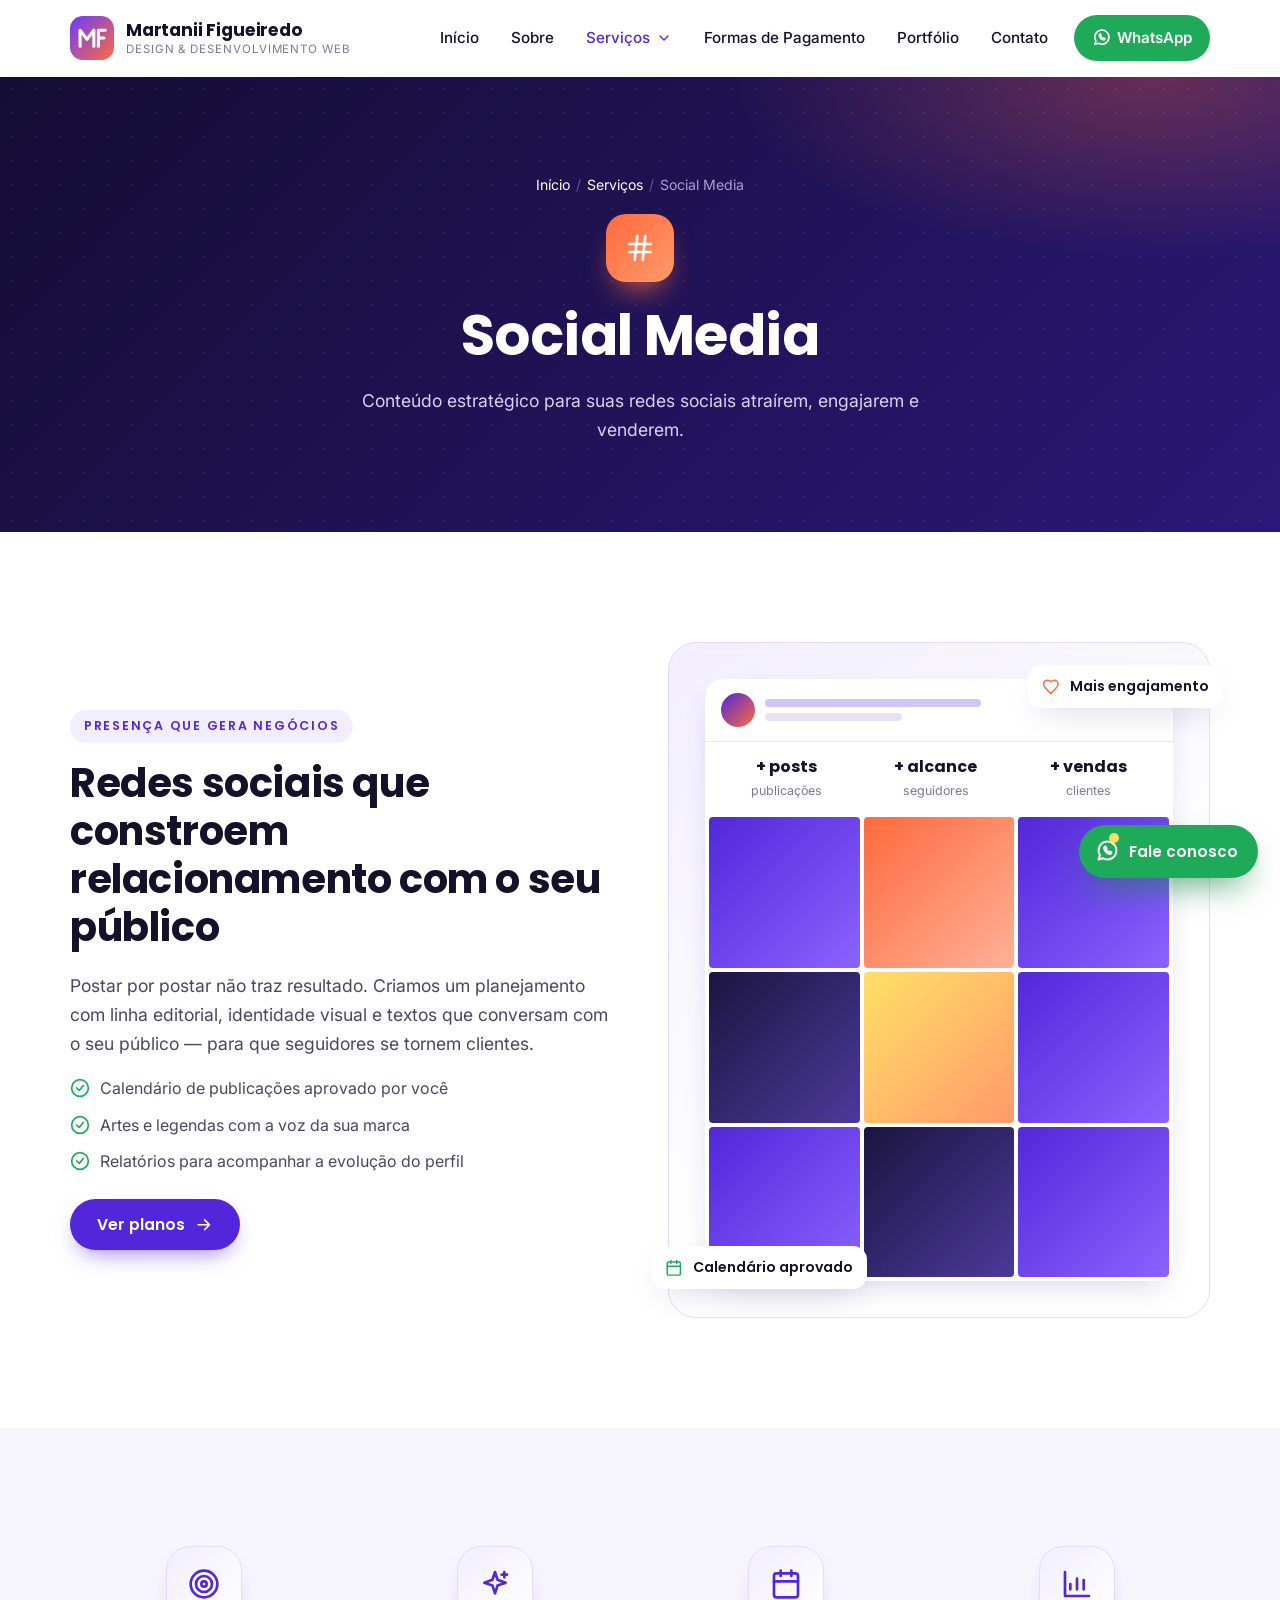
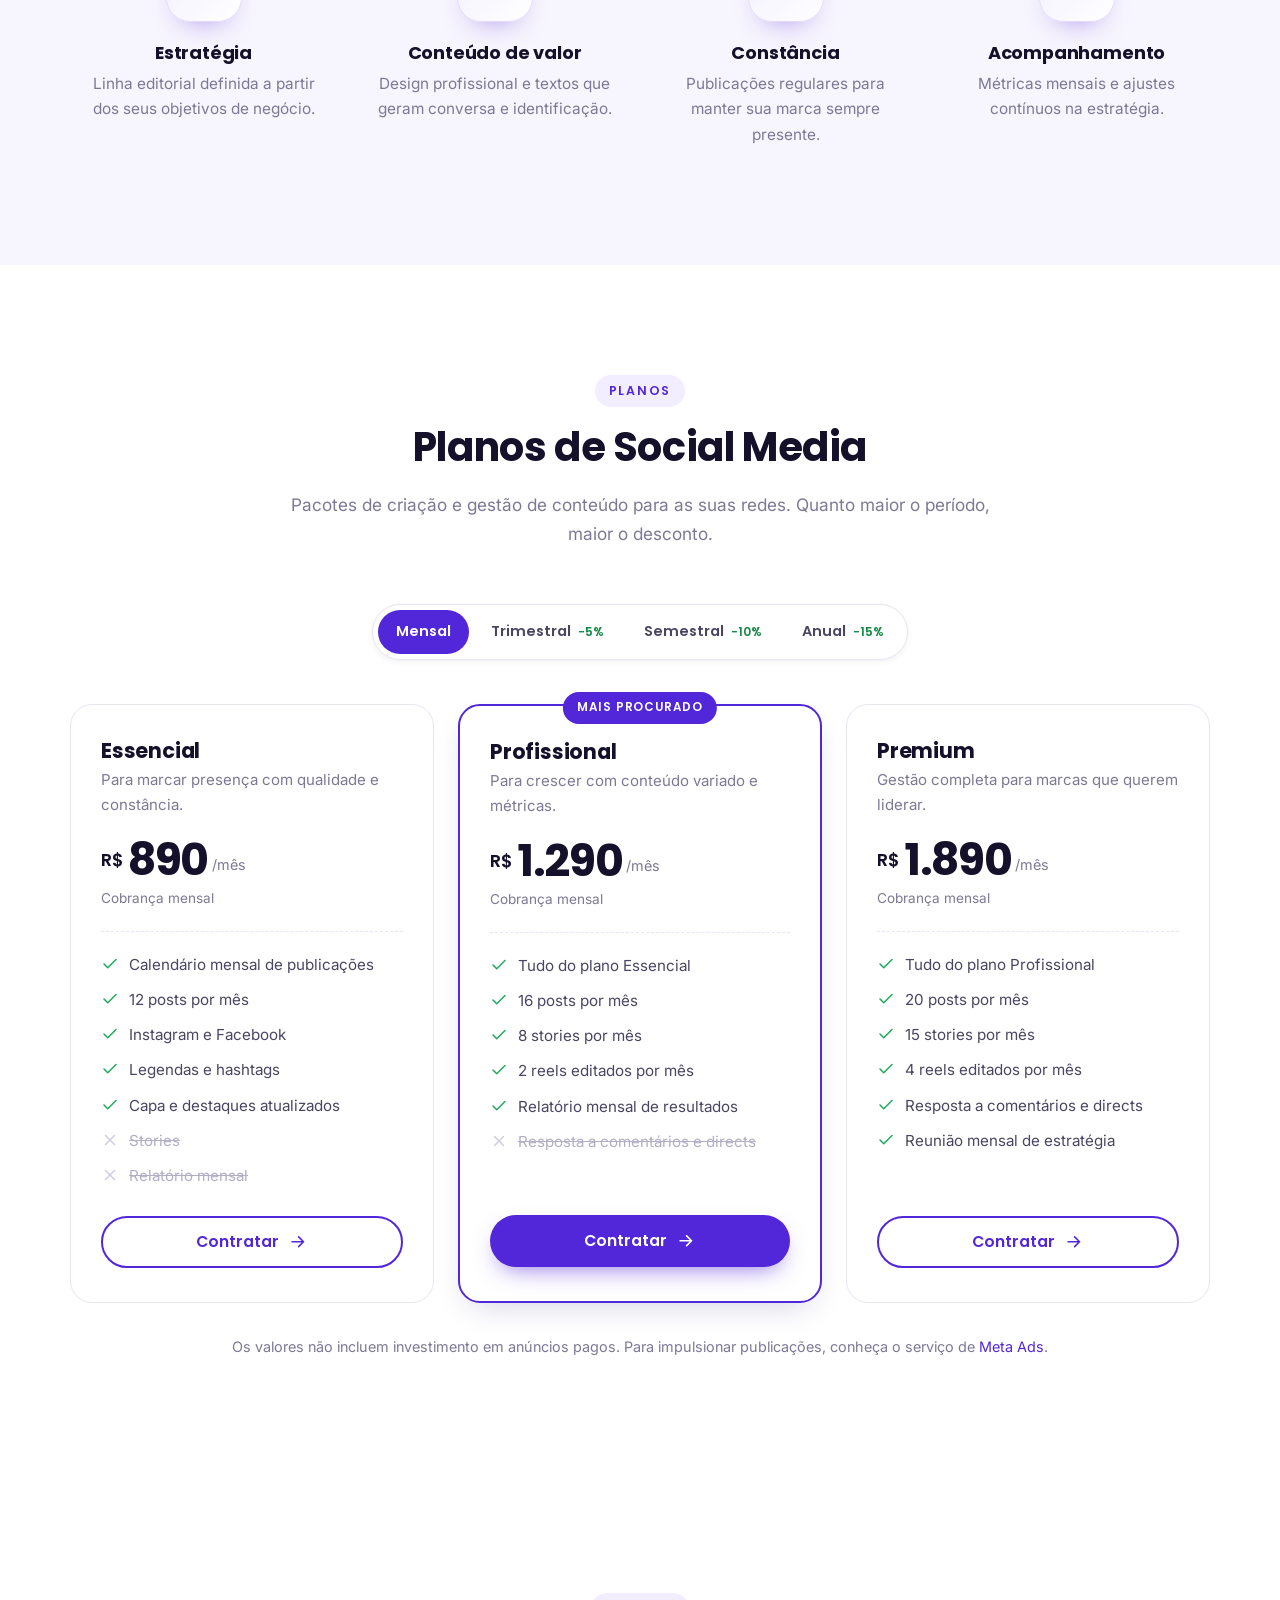
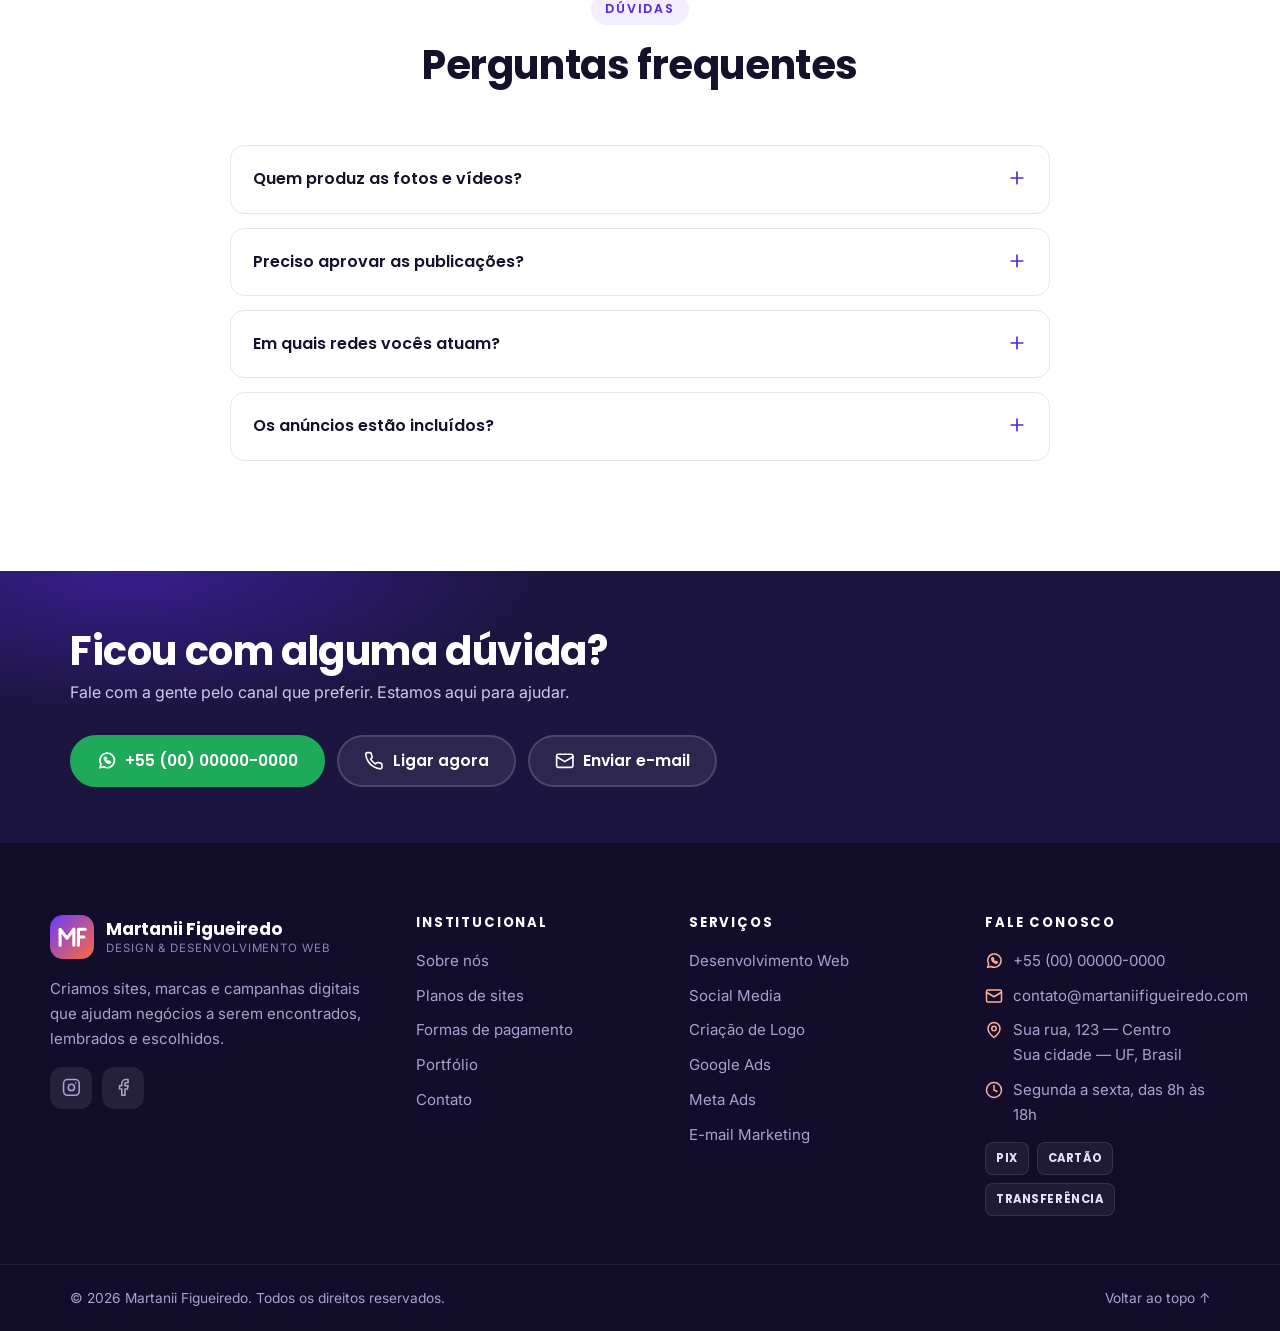
<file: social-media.html>
<!DOCTYPE html>
<html lang="pt-BR">
<head>
  <meta charset="UTF-8">
  <meta name="viewport" content="width=device-width, initial-scale=1">
  <title>Social Media — Gestão de Redes Sociais | Martanii Figueiredo</title>
  <meta name="description" content="Criação de conteúdo e gestão de Instagram e Facebook com planejamento, design profissional e relatórios. Veja os planos.">
  <meta name="theme-color" content="#231660">
  <meta property="og:type" content="website">
  <meta property="og:locale" content="pt_BR">
  <meta property="og:title" content="Social Media — Gestão de Redes Sociais | Martanii Figueiredo">
  <meta property="og:description" content="Criação de conteúdo e gestão de Instagram e Facebook com planejamento, design profissional e relatórios. Veja os planos.">
  <link rel="icon" href="assets/img/favicon.svg" type="image/svg+xml">
  <link rel="preconnect" href="https://fonts.googleapis.com">
  <link rel="preconnect" href="https://fonts.gstatic.com" crossorigin>
  <link rel="stylesheet" href="https://fonts.googleapis.com/css2?family=Inter:wght@400;500;600&family=Poppins:wght@500;600;700;800&display=swap">
  <link rel="stylesheet" href="assets/css/style.css">
  <script>document.documentElement.className = "js";</script>
  <script src="assets/js/config.js" defer></script>
  <script src="assets/js/main.js" defer></script>
</head>
<body data-page="social">
  <a class="skip-link" href="#conteudo">Pular para o conteúdo</a>
  <div id="site-header"></div>

  <main id="conteudo">
    <section class="page-hero">
      <div class="container">
        <nav aria-label="Você está em"><ol class="breadcrumb"><li><a href="index.html">Início</a></li><li><a href="index.html#servicos">Serviços</a></li><li aria-current="page">Social Media</li></ol></nav>
        <div class="hero-ico"><i data-icon="hash"></i></div>
        <h1>Social Media</h1>
        <p>Conteúdo estratégico para suas redes sociais atraírem, engajarem e venderem.</p>
      </div>
    </section>

    <section class="section">
      <div class="container intro">
        <div class="reveal">
          <span class="eyebrow">Presença que gera negócios</span>
          <h2>Redes sociais que constroem relacionamento com o seu público</h2>
          <p class="lead">Postar por postar não traz resultado. Criamos um planejamento com linha editorial, identidade visual e textos que conversam com o seu público — para que seguidores se tornem clientes.</p>
          <ul class="check-list"><li><i data-icon="check-circle"></i><span>Calendário de publicações aprovado por você</span></li><li><i data-icon="check-circle"></i><span>Artes e legendas com a voz da sua marca</span></li><li><i data-icon="check-circle"></i><span>Relatórios para acompanhar a evolução do perfil</span></li></ul>
          <a class="btn btn-primary" href="#planos">Ver planos <i data-icon="arrow"></i></a>
        </div>
        <div class="intro-art reveal">
          <div class="mock mock-feed">
            <div class="mock-head"><span class="mock-avatar"></span><span class="mock-lines"><i></i><i></i></span></div>
            <div class="mock-stats"><span><b>+ posts</b>publicações</span><span><b>+ alcance</b>seguidores</span><span><b>+ vendas</b>clientes</span></div>
            <div class="feed"><span></span><span></span><span></span><span></span><span></span><span></span><span></span><span></span><span></span></div>
          </div>
          <span class="intro-chip c1"><i data-icon="calendar"></i> Calendário aprovado</span>
          <span class="intro-chip c2"><i data-icon="heart"></i> Mais engajamento</span>
        </div>
      </div>
    </section>

    <section class="section section-alt">
      <div class="container">
        <div class="grid grid-4">
          <div class="feature reveal">
            <div class="f-ico"><i data-icon="target"></i></div>
            <h4>Estratégia</h4>
            <p>Linha editorial definida a partir dos seus objetivos de negócio.</p>
          </div>
          <div class="feature reveal">
            <div class="f-ico"><i data-icon="sparkles"></i></div>
            <h4>Conteúdo de valor</h4>
            <p>Design profissional e textos que geram conversa e identificação.</p>
          </div>
          <div class="feature reveal">
            <div class="f-ico"><i data-icon="calendar"></i></div>
            <h4>Constância</h4>
            <p>Publicações regulares para manter sua marca sempre presente.</p>
          </div>
          <div class="feature reveal">
            <div class="f-ico"><i data-icon="chart"></i></div>
            <h4>Acompanhamento</h4>
            <p>Métricas mensais e ajustes contínuos na estratégia.</p>
          </div>
        </div>
      </div>
    </section>

    <section class="section" id="planos" data-service="Social Media">
      <div class="container">
        <div class="section-head reveal">
          <span class="eyebrow">Planos</span>
          <h2>Planos de Social Media</h2>
          <p>Pacotes de criação e gestão de conteúdo para as suas redes. Quanto maior o período, maior o desconto.</p>
        </div>

        <div class="center reveal">
          <div class="period-switch" role="group" aria-label="Período de contratação">
            <button type="button" data-months="1" data-discount="0" data-label="Mensal" aria-pressed="true">Mensal</button>
            <button type="button" data-months="3" data-discount="5" data-label="Trimestral" aria-pressed="false">Trimestral <small>−5%</small></button>
            <button type="button" data-months="6" data-discount="10" data-label="Semestral" aria-pressed="false">Semestral <small>−10%</small></button>
            <button type="button" data-months="12" data-discount="15" data-label="Anual" aria-pressed="false">Anual <small>−15%</small></button>
          </div>
        </div>
        <div class="plans">
          <article class="plan reveal" data-monthly="890">
            
            <h3 class="plan-name">Essencial</h3>
            <p class="plan-desc">Para marcar presença com qualidade e constância.</p>
            <div class="plan-price"><span class="cur">R$</span><strong data-price="890">890</strong><span class="per">/mês</span></div>
            <p class="plan-note"></p>
            <ul><li><i data-icon="check"></i><span>Calendário mensal de publicações</span></li><li><i data-icon="check"></i><span>12 posts por mês</span></li><li><i data-icon="check"></i><span>Instagram e Facebook</span></li><li><i data-icon="check"></i><span>Legendas e hashtags</span></li><li><i data-icon="check"></i><span>Capa e destaques atualizados</span></li><li class="no"><i data-icon="x"></i><span>Stories</span></li><li class="no"><i data-icon="x"></i><span>Relatório mensal</span></li></ul>
            <a class="btn btn-outline btn-block" href="contato.html" data-plan="Essencial">Contratar <i data-icon="arrow"></i></a>
          </article>
          <article class="plan popular reveal" data-monthly="1290">
            <span class="badge">Mais procurado</span>
            <h3 class="plan-name">Profissional</h3>
            <p class="plan-desc">Para crescer com conteúdo variado e métricas.</p>
            <div class="plan-price"><span class="cur">R$</span><strong data-price="1290">1.290</strong><span class="per">/mês</span></div>
            <p class="plan-note"></p>
            <ul><li><i data-icon="check"></i><span>Tudo do plano Essencial</span></li><li><i data-icon="check"></i><span>16 posts por mês</span></li><li><i data-icon="check"></i><span>8 stories por mês</span></li><li><i data-icon="check"></i><span>2 reels editados por mês</span></li><li><i data-icon="check"></i><span>Relatório mensal de resultados</span></li><li class="no"><i data-icon="x"></i><span>Resposta a comentários e directs</span></li></ul>
            <a class="btn btn-primary btn-block" href="contato.html" data-plan="Profissional">Contratar <i data-icon="arrow"></i></a>
          </article>
          <article class="plan reveal" data-monthly="1890">
            
            <h3 class="plan-name">Premium</h3>
            <p class="plan-desc">Gestão completa para marcas que querem liderar.</p>
            <div class="plan-price"><span class="cur">R$</span><strong data-price="1890">1.890</strong><span class="per">/mês</span></div>
            <p class="plan-note"></p>
            <ul><li><i data-icon="check"></i><span>Tudo do plano Profissional</span></li><li><i data-icon="check"></i><span>20 posts por mês</span></li><li><i data-icon="check"></i><span>15 stories por mês</span></li><li><i data-icon="check"></i><span>4 reels editados por mês</span></li><li><i data-icon="check"></i><span>Resposta a comentários e directs</span></li><li><i data-icon="check"></i><span>Reunião mensal de estratégia</span></li></ul>
            <a class="btn btn-outline btn-block" href="contato.html" data-plan="Premium">Contratar <i data-icon="arrow"></i></a>
          </article>
        </div>
        <p class="plans-footnote">Os valores não incluem investimento em anúncios pagos. Para impulsionar publicações, conheça o serviço de <a href="meta-ads.html">Meta Ads</a>.</p>
      </div>
    </section>

    <section class="section">
      <div class="container">
        <div class="section-head reveal">
          <span class="eyebrow">Dúvidas</span>
          <h2>Perguntas frequentes</h2>
        </div>
        <div class="faq">
          <details class="reveal">
            <summary>Quem produz as fotos e vídeos?<i data-icon="plus"></i></summary>
            <p>Criamos as artes a partir das suas fotos, de bancos de imagens profissionais e de elementos gráficos da sua marca. Produções fotográficas podem ser orçadas à parte.</p>
          </details>
          <details class="reveal">
            <summary>Preciso aprovar as publicações?<i data-icon="plus"></i></summary>
            <p>Sim. Todo mês você recebe o calendário com as artes e legendas para aprovar antes de qualquer publicação.</p>
          </details>
          <details class="reveal">
            <summary>Em quais redes vocês atuam?<i data-icon="plus"></i></summary>
            <p>Os planos contemplam Instagram e Facebook. Outras redes, como LinkedIn e TikTok, podem ser incluídas sob consulta.</p>
          </details>
          <details class="reveal">
            <summary>Os anúncios estão incluídos?<i data-icon="plus"></i></summary>
            <p>Não. A gestão de anúncios é um serviço separado — veja a página de Meta Ads.</p>
          </details>
        </div>
      </div>
    </section>

    <div id="site-help"></div>
  </main>

  <div id="site-footer"></div>
</body>
</html>
</file>
<file: assets/css/style.css>
/* ==========================================================
   Martanii Figueiredo — Design & Desenvolvimento Web
   Folha de estilos principal
   ========================================================== */

:root {
  --primary: #5227d9;
  --primary-600: #4119c2;
  --primary-700: #33129e;
  --primary-50: #f2eeff;
  --primary-100: #e4dcff;
  --accent: #ff6a3d;
  --accent-600: #ec5526;
  --green: #1faa59;
  --green-600: #178a47;

  --ink: #15112b;
  --text: #4a4662;
  --muted: #7d7995;
  --line: #e8e5f2;
  --bg: #ffffff;
  --bg-alt: #f7f5fd;
  --dark: #120d2a;
  --dark-2: #1c1540;

  --radius: 18px;
  --radius-sm: 10px;
  --shadow-sm: 0 2px 6px rgba(21, 17, 43, .06);
  --shadow: 0 12px 32px -12px rgba(33, 18, 110, .22);
  --shadow-lg: 0 30px 60px -20px rgba(33, 18, 110, .35);

  --container: 1180px;
  --header-h: 76px;

  --font-body: "Inter", system-ui, -apple-system, "Segoe UI", Roboto, sans-serif;
  --font-head: "Poppins", "Inter", system-ui, sans-serif;
}

*,
*::before,
*::after { box-sizing: border-box; }

html { scroll-behavior: smooth; -webkit-text-size-adjust: 100%; }

body {
  margin: 0;
  font-family: var(--font-body);
  font-size: 16px;
  line-height: 1.65;
  color: var(--text);
  background: var(--bg);
  -webkit-font-smoothing: antialiased;
  overflow-x: hidden;
}

img, svg { max-width: 100%; display: block; }
a { color: var(--primary); text-decoration: none; }
a:hover { color: var(--primary-600); }
button { font: inherit; cursor: pointer; }

h1, h2, h3, h4, h5 {
  font-family: var(--font-head);
  color: var(--ink);
  line-height: 1.2;
  margin: 0 0 .5em;
  font-weight: 700;
  letter-spacing: -.01em;
}
h1 { font-size: clamp(2.1rem, 4.6vw, 3.5rem); }
h2 { font-size: clamp(1.7rem, 3.2vw, 2.5rem); }
h3 { font-size: clamp(1.25rem, 2vw, 1.5rem); }
h4 { font-size: 1.12rem; }
p { margin: 0 0 1em; }

.container { width: 100%; max-width: var(--container); margin: 0 auto; padding: 0 20px; }

.sr-only {
  position: absolute; width: 1px; height: 1px; padding: 0; margin: -1px;
  overflow: hidden; clip: rect(0, 0, 0, 0); white-space: nowrap; border: 0;
}

.skip-link {
  position: absolute; left: 12px; top: -60px; z-index: 200;
  background: var(--ink); color: #fff; padding: 10px 16px; border-radius: 8px;
}
.skip-link:focus { top: 12px; color: #fff; }

:focus-visible { outline: 3px solid var(--accent); outline-offset: 3px; border-radius: 4px; }

.icon { width: 1.25em; height: 1.25em; flex: none; stroke: currentColor; fill: none; stroke-width: 2; stroke-linecap: round; stroke-linejoin: round; }
.icon.fill { fill: currentColor; stroke: none; }

/* ---------- Botões ---------- */
.btn {
  display: inline-flex; align-items: center; justify-content: center; gap: .55em;
  padding: .9em 1.6em; border-radius: 999px; border: 2px solid transparent;
  font-family: var(--font-head); font-weight: 600; font-size: .98rem; line-height: 1;
  transition: transform .2s ease, box-shadow .2s ease, background-color .2s ease, color .2s ease, border-color .2s ease;
  white-space: nowrap;
}
.btn:hover { transform: translateY(-2px); }
.btn-primary { background: var(--primary); color: #fff; box-shadow: 0 10px 24px -10px rgba(82, 39, 217, .7); }
.btn-primary:hover { background: var(--primary-600); color: #fff; }
.btn-accent { background: var(--accent); color: #fff; box-shadow: 0 10px 24px -10px rgba(255, 106, 61, .8); }
.btn-accent:hover { background: var(--accent-600); color: #fff; }
.btn-whats { background: var(--green); color: #fff; }
.btn-whats:hover { background: var(--green-600); color: #fff; }
.btn-outline { border-color: currentColor; color: var(--primary); background: transparent; }
.btn-outline:hover { background: var(--primary); border-color: var(--primary); color: #fff; }
.btn-ghost-light { border-color: rgba(255, 255, 255, .45); color: #fff; }
.btn-ghost-light:hover { background: #fff; color: var(--ink); border-color: #fff; }
.btn-block { width: 100%; white-space: normal; text-align: center; }
.btn-sm { padding: .65em 1.15em; font-size: .9rem; }

/* ---------- Header ---------- */
.site-header {
  position: sticky; top: 0; z-index: 100;
  background: rgba(255, 255, 255, .92);
  backdrop-filter: saturate(160%) blur(12px);
  -webkit-backdrop-filter: saturate(160%) blur(12px);
  border-bottom: 1px solid transparent;
  transition: box-shadow .25s ease, border-color .25s ease;
}
.site-header.scrolled { box-shadow: 0 8px 24px -16px rgba(21, 17, 43, .35); border-color: var(--line); }
#site-header { min-height: var(--header-h); }

.nav { display: flex; align-items: center; justify-content: space-between; height: var(--header-h); gap: 20px; }

.brand { display: flex; align-items: center; gap: 12px; color: var(--ink); }
.brand:hover { color: var(--ink); }
.brand-mark { width: 44px; height: 44px; flex: none; }
.brand-text { display: flex; flex-direction: column; line-height: 1.1; }
.brand-name { font-family: var(--font-head); font-weight: 700; font-size: 1.08rem; letter-spacing: -.01em; }
.brand-tag { font-size: .72rem; color: var(--muted); letter-spacing: .08em; text-transform: uppercase; margin-top: 3px; }

.menu { display: flex; align-items: center; gap: 4px; list-style: none; margin: 0; padding: 0; }
.menu > li { position: relative; }
.menu a, .menu .dd-toggle {
  display: flex; align-items: center; gap: 6px;
  padding: 10px 14px; border-radius: 10px; border: 0; background: none;
  color: var(--ink); font-weight: 500; font-size: .95rem;
}
.menu a:hover, .menu .dd-toggle:hover { color: var(--primary); background: var(--primary-50); }
.menu a.active, .menu .dd-toggle.active { color: var(--primary); }
.menu .dd-toggle .icon { width: 16px; height: 16px; transition: transform .2s ease; }
.menu .menu-cta { margin-left: 8px; }
.menu .menu-cta a { background: var(--green); color: #fff; border-radius: 999px; padding: 10px 18px; font-weight: 600; }
.menu .menu-cta a:hover { background: var(--green-600); color: #fff; }

.dropdown {
  position: absolute; top: calc(100% + 8px); left: 50%;
  width: 560px; margin-left: -280px;
  display: grid; grid-template-columns: 1fr 1fr; gap: 4px;
  background: #fff; border: 1px solid var(--line); border-radius: var(--radius);
  box-shadow: var(--shadow-lg); padding: 12px; list-style: none; margin-top: 0;
  opacity: 0; visibility: hidden; transform: translateY(8px);
  transition: opacity .2s ease, transform .2s ease, visibility .2s;
}
.has-dd:hover .dropdown,
.has-dd.open .dropdown { opacity: 1; visibility: visible; transform: translateY(0); }
.has-dd:hover .dd-toggle .icon,
.has-dd.open .dd-toggle .icon { transform: rotate(180deg); }
.dropdown a { align-items: flex-start; gap: 12px; padding: 12px; }
.dropdown .dd-ico {
  width: 40px; height: 40px; border-radius: 12px; flex: none;
  display: grid; place-items: center; background: var(--primary-50); color: var(--primary);
}
.dropdown strong { display: block; font-family: var(--font-head); font-size: .95rem; color: var(--ink); }
.dropdown small { display: block; color: var(--muted); font-size: .82rem; font-weight: 400; line-height: 1.35; }

.nav-toggle {
  display: none; width: 46px; height: 46px; border-radius: 12px;
  border: 1px solid var(--line); background: #fff; color: var(--ink);
  align-items: center; justify-content: center;
}
.nav-toggle .icon { width: 24px; height: 24px; }

/* ---------- Seções ---------- */
.section { padding: clamp(64px, 9vw, 110px) 0; }
.section-alt { background: var(--bg-alt); }
.section-dark { background: var(--dark); color: #cfc9ea; }
.section-dark h2, .section-dark h3, .section-dark h4 { color: #fff; }

.section-head { max-width: 720px; margin: 0 auto 56px; text-align: center; }
.section-head p { font-size: 1.08rem; color: var(--muted); margin: 0; }
.eyebrow {
  display: inline-flex; align-items: center; gap: 8px;
  font-family: var(--font-head); font-size: .78rem; font-weight: 600;
  letter-spacing: .14em; text-transform: uppercase; color: var(--primary);
  background: var(--primary-50); padding: 6px 14px; border-radius: 999px; margin-bottom: 16px;
}
.section-dark .eyebrow { background: rgba(255, 255, 255, .08); color: #c7b8ff; }

.grid { display: grid; gap: 24px; }
.grid-2 { grid-template-columns: repeat(2, 1fr); }
.grid-3 { grid-template-columns: repeat(3, 1fr); }
.grid-4 { grid-template-columns: repeat(4, 1fr); }
.grid > *, .services > *, .plans > *, .pay-grid > *, .portfolio > *, .contact-grid > *, .form-grid > * { min-width: 0; }

/* ---------- Hero (home) ---------- */
.hero {
  position: relative; overflow: hidden; color: #d9d3f5;
  background:
    radial-gradient(1000px 520px at 85% -10%, rgba(255, 106, 61, .35), transparent 60%),
    radial-gradient(900px 600px at -10% 110%, rgba(82, 39, 217, .75), transparent 60%),
    linear-gradient(135deg, #140d33 0%, #231660 55%, #2e1a86 100%);
  padding: clamp(56px, 8vw, 100px) 0 clamp(72px, 10vw, 130px);
}
.hero::before {
  content: ""; position: absolute; inset: 0; pointer-events: none;
  background-image: radial-gradient(rgba(255, 255, 255, .09) 1px, transparent 1px);
  background-size: 26px 26px;
  mask-image: linear-gradient(to bottom, #000 20%, transparent 90%);
  -webkit-mask-image: linear-gradient(to bottom, #000 20%, transparent 90%);
}
/* Cardume animado ao fundo (canvas em assets/js/fish.js) */
.hero-fish {
  position: absolute; inset: 0; width: 100%; height: 100%; pointer-events: none;
  -webkit-mask-image: linear-gradient(90deg, rgba(0, 0, 0, .55) 0%, #000 50%);
  mask-image: linear-gradient(90deg, rgba(0, 0, 0, .55) 0%, #000 50%);
}
.hero-fish-front { position: absolute; inset: 0; width: 100%; height: 100%; pointer-events: none; z-index: 2; }
.hero .container { z-index: 1; }
.hero .container { position: relative; display: grid; grid-template-columns: 1.05fr 1fr; gap: 48px; align-items: center; }
.hero h1 { color: #fff; }
.hero h1 .hl { background: linear-gradient(90deg, #ffb199, #ff6a3d); -webkit-background-clip: text; background-clip: text; color: transparent; }
.hero-lead { font-size: 1.15rem; max-width: 560px; margin-bottom: 32px; }
.hero-actions { display: flex; flex-wrap: wrap; gap: 14px; }
.hero-badges { display: flex; flex-wrap: wrap; gap: 10px 22px; margin-top: 36px; font-size: .92rem; }
.hero-badges span { display: inline-flex; align-items: center; gap: 8px; }
.hero-badges .icon { color: #7ef0b0; }
.hero-pill {
  display: inline-flex; align-items: center; gap: 10px; margin-bottom: 22px;
  padding: 6px 16px 6px 6px; border-radius: 999px; font-size: .88rem;
  background: rgba(255, 255, 255, .08); border: 1px solid rgba(255, 255, 255, .14); color: #fff;
}
.hero-pill b { background: var(--accent); color: #fff; padding: 3px 10px; border-radius: 999px; font-size: .76rem; letter-spacing: .04em; }

/* Mockup de dispositivos (CSS puro) */
.devices { position: relative; min-height: 420px; }
.laptop { position: relative; width: 100%; max-width: 560px; margin-left: auto; }
.laptop-screen {
  background: #0c0820; border-radius: 16px 16px 0 0; padding: 12px;
  border: 1px solid rgba(255, 255, 255, .12); box-shadow: var(--shadow-lg);
}
.laptop-base {
  height: 16px; margin: 0 -6%; border-radius: 0 0 18px 18px;
  background: linear-gradient(#cfc9e8, #9d95c4); position: relative;
}
.laptop-base::after { content: ""; position: absolute; left: 50%; top: 0; width: 18%; height: 6px; margin-left: -9%; background: #8a81b6; border-radius: 0 0 8px 8px; }
.phone {
  position: absolute; left: 0; bottom: -28px; width: 150px;
  background: #0c0820; border-radius: 26px; padding: 9px;
  border: 1px solid rgba(255, 255, 255, .16); box-shadow: var(--shadow-lg);
  animation: float 6s ease-in-out infinite;
}
@keyframes float { 0%, 100% { transform: translateY(0); } 50% { transform: translateY(-12px); } }

.ui { background: #fff; border-radius: 8px; overflow: hidden; }
.ui-bar { display: flex; align-items: center; gap: 5px; padding: 8px 10px; background: #f1eff8; }
.ui-bar i { width: 8px; height: 8px; border-radius: 50%; background: #d5d0e6; }
.ui-bar i:nth-child(1) { background: #ff6a5b; }
.ui-bar i:nth-child(2) { background: #ffbe3d; }
.ui-bar i:nth-child(3) { background: #3dcb73; }
.ui-bar em { flex: 1; height: 10px; margin-left: 10px; border-radius: 6px; background: #e3dff0; }
.ui-hero { padding: 22px 20px; background: linear-gradient(120deg, var(--c1, #5227d9), var(--c2, #ff6a3d)); }
.ui-line { height: 9px; border-radius: 6px; background: rgba(255, 255, 255, .85); margin-bottom: 8px; }
.ui-line.w60 { width: 60%; } .ui-line.w40 { width: 40%; } .ui-line.w80 { width: 80%; } .ui-line.w30 { width: 30%; }
.ui-line.sm { height: 6px; opacity: .6; }
.ui-btn { display: inline-block; width: 64px; height: 16px; margin-top: 6px; border-radius: 999px; background: #fff; }
.ui-body { padding: 16px 20px 20px; display: grid; grid-template-columns: repeat(3, 1fr); gap: 10px; }
.ui-card { height: 56px; border-radius: 8px; background: var(--primary-50); position: relative; }
.ui-card::after { content: ""; position: absolute; left: 10px; right: 30%; bottom: 10px; height: 6px; border-radius: 4px; background: #cfc6f6; }
.ui-body.one { grid-template-columns: 1fr; padding: 10px; gap: 8px; }
.ui-body.one .ui-card { height: 42px; }
.phone .ui-hero { padding: 18px 12px; }
.phone .ui { border-radius: 18px; }

/* ---------- Page hero (páginas internas) ---------- */
.page-hero {
  position: relative; overflow: hidden; color: #d9d3f5; text-align: center;
  background:
    radial-gradient(700px 300px at 90% 0%, rgba(255, 106, 61, .3), transparent 60%),
    linear-gradient(135deg, #140d33 0%, #2a1878 100%);
  padding: clamp(56px, 8vw, 96px) 0 clamp(56px, 8vw, 88px);
}
.page-hero::before {
  content: ""; position: absolute; inset: 0; pointer-events: none;
  background-image: radial-gradient(rgba(255, 255, 255, .08) 1px, transparent 1px);
  background-size: 24px 24px;
}
.page-hero .container { position: relative; }
.page-hero h1 { color: #fff; margin-bottom: .3em; }
.page-hero p { max-width: 640px; margin: 0 auto; font-size: 1.1rem; }
.page-hero .hero-ico {
  width: 68px; height: 68px; margin: 0 auto 20px; border-radius: 20px;
  display: grid; place-items: center; color: #fff;
  background: linear-gradient(135deg, var(--accent), #ff9a6b);
  box-shadow: 0 16px 30px -12px rgba(255, 106, 61, .9);
}
.page-hero .hero-ico .icon { width: 32px; height: 32px; }

.breadcrumb {
  display: flex; justify-content: center; flex-wrap: wrap; gap: 6px;
  list-style: none; padding: 0; margin: 0 0 18px; font-size: .88rem;
}
.breadcrumb li { display: flex; align-items: center; gap: 6px; color: #a79fd0; }
.breadcrumb li + li::before { content: "/"; opacity: .5; }
.breadcrumb a { color: #fff; }
.breadcrumb a:hover { color: #ffb199; }

/* ---------- Cards de serviços ---------- */
.services { display: grid; grid-template-columns: repeat(3, 1fr); gap: 24px; }
.service-card {
  position: relative; display: flex; flex-direction: column;
  padding: 32px; border-radius: var(--radius); background: #fff;
  border: 1px solid var(--line); color: var(--text);
  transition: transform .25s ease, box-shadow .25s ease, border-color .25s ease;
  overflow: hidden;
}
.service-card:hover { transform: translateY(-6px); box-shadow: var(--shadow); border-color: transparent; color: var(--text); }
.service-card .s-ico {
  width: 58px; height: 58px; border-radius: 16px; margin-bottom: 22px;
  display: grid; place-items: center; background: var(--primary-50); color: var(--primary);
  transition: background .25s ease, color .25s ease;
}
.service-card .s-ico .icon { width: 28px; height: 28px; }
.service-card:hover .s-ico { background: var(--primary); color: #fff; }
.service-card h3 { font-size: 1.28rem; margin-bottom: .35em; }
.service-card p { color: var(--muted); margin-bottom: 20px; }
.service-card .more { margin-top: auto; display: inline-flex; align-items: center; gap: 6px; font-weight: 600; color: var(--primary); font-family: var(--font-head); font-size: .94rem; }
.service-card .more .icon { transition: transform .2s ease; }
.service-card:hover .more .icon { transform: translateX(4px); }

.service-card.featured {
  grid-row: span 3; color: #d9d3f5; border: 0;
  background: linear-gradient(160deg, #2a1878, #5227d9 70%, #7a4dff);
}
.service-card.featured h3 { color: #fff; font-size: 1.7rem; }
.service-card.featured p { color: #d9d3f5; }
.service-card.featured .s-ico { background: rgba(255, 255, 255, .14); color: #fff; }
.service-card.featured .more { color: #ffb199; }
.service-card.featured .mini-ui { margin-top: 10px; margin-bottom: 28px; box-shadow: 0 20px 40px -20px rgba(0, 0, 0, .6); }
.service-card.featured:hover .s-ico { background: #fff; color: var(--primary); }

.service-card.cta-card { border: 2px dashed var(--primary-100); background: var(--bg-alt); }
.service-card.cta-card:hover { border-color: var(--primary); }

/* ---------- Features ---------- */
.feature { text-align: center; padding: 8px 10px; }
.f-ico {
  width: 76px; height: 76px; border-radius: 24px;
  display: grid; place-items: center; color: var(--primary);
  background: linear-gradient(135deg, var(--primary-50), #fff);
  border: 1px solid var(--primary-100);
  box-shadow: 0 14px 28px -18px rgba(82, 39, 217, .6);
}
.f-ico .icon { width: 32px; height: 32px; }
.feature .f-ico { margin: 0 auto 20px; }
.feature h4 { margin-bottom: .4em; }
.feature p { color: var(--muted); font-size: .96rem; margin: 0; }

.feature-row { display: flex; gap: 18px; align-items: flex-start; }
.feature-row .f-ico { width: 54px; height: 54px; border-radius: 16px; margin: 0; flex: none; }
.feature-row .f-ico .icon { width: 26px; height: 26px; }
.feature-row h4 { margin-bottom: .25em; }

/* ---------- Faixa de garantia ---------- */
.guarantee {
  position: relative; overflow: hidden;
  background: linear-gradient(120deg, var(--accent) 0%, #ff8a4c 45%, #ff4f6d 100%);
  color: #fff; padding: 64px 0;
}
.guarantee::after {
  content: ""; position: absolute; right: -80px; top: -80px; width: 320px; height: 320px;
  border-radius: 50%; border: 40px solid rgba(255, 255, 255, .1);
}
.guarantee .container { position: relative; display: flex; align-items: center; gap: 36px; z-index: 1; }
.guarantee h2 { color: #fff; margin-bottom: .2em; }
.guarantee p { margin: 0; font-size: 1.1rem; color: #fff3ee; max-width: 640px; }
.guarantee .btn { margin-left: auto; background: #fff; color: var(--accent-600); }
.guarantee .btn:hover { background: var(--ink); color: #fff; }
.seal { width: 118px; height: 118px; flex: none; }
.seal-spin { transform-origin: 60px 60px; animation: spin 26s linear infinite; }
@keyframes spin { to { transform: rotate(360deg); } }

/* ---------- Passos ---------- */
.steps { display: grid; grid-template-columns: repeat(3, 1fr); gap: 28px; counter-reset: step; position: relative; }
.step {
  position: relative; background: #fff; border-radius: var(--radius); padding: 36px 30px 32px;
  border: 1px solid var(--line); text-align: center;
}
.step-num {
  position: absolute; top: -18px; left: 50%; transform: translateX(-50%);
  width: 38px; height: 38px; border-radius: 50%; display: grid; place-items: center;
  background: var(--accent); color: #fff; font-family: var(--font-head); font-weight: 700;
  box-shadow: 0 0 0 6px var(--bg-alt);
}
.step .f-ico { margin: 0 auto 18px; }
.step h4 { margin-bottom: .35em; }
.step p { color: var(--muted); margin: 0; font-size: .96rem; }

/* ---------- Faixa de dúvidas ---------- */
.help {
  background: var(--dark-2); color: #cfc9ea; padding: 56px 0;
  background-image: radial-gradient(600px 200px at 10% 0%, rgba(82, 39, 217, .5), transparent 70%);
}
.help .container { display: flex; align-items: center; justify-content: space-between; gap: 30px; flex-wrap: wrap; }
.help h2 { color: #fff; margin: 0; }
.help p { margin: 4px 0 0; }
.help-actions { display: flex; flex-wrap: wrap; gap: 12px; }
.help-actions .btn { background: rgba(255, 255, 255, .08); color: #fff; border-color: rgba(255, 255, 255, .15); }
.help-actions .btn:hover { background: #fff; color: var(--ink); }
.help-actions .btn.btn-whats { background: var(--green); border-color: var(--green); }
.help-actions .btn.btn-whats:hover { background: var(--green-600); color: #fff; }

/* ---------- Intro de serviço ---------- */
.intro { display: grid; grid-template-columns: 1fr 1fr; gap: 56px; align-items: center; }
.intro h2 { margin-bottom: .5em; }
.intro p.lead { font-size: 1.1rem; }
.intro-art {
  position: relative; border-radius: 28px; padding: 36px;
  background: linear-gradient(145deg, var(--primary-50), #fff 60%);
  border: 1px solid var(--primary-100);
}
.intro-art .ui { box-shadow: var(--shadow); }
.intro-chip {
  position: absolute; display: flex; align-items: center; gap: 10px;
  background: #fff; border-radius: 14px; padding: 10px 14px; box-shadow: var(--shadow);
  font-family: var(--font-head); font-weight: 600; font-size: .88rem; color: var(--ink);
}
.intro-chip .icon { color: var(--green); }
.intro-chip.c1 { left: -18px; bottom: 28px; }
.intro-chip.c2 { right: -14px; top: 22px; }
.intro-chip.c2 .icon { color: var(--accent); }

.check-list { list-style: none; padding: 0; margin: 0 0 24px; display: grid; gap: 10px; }
.check-list li { display: flex; gap: 10px; align-items: flex-start; }
.check-list .icon { color: var(--green); margin-top: 3px; }

/* ---------- Planos ---------- */
.plan-group + .plan-group { margin-top: 80px; }
.plans { display: grid; grid-template-columns: repeat(3, 1fr); gap: 24px; align-items: stretch; }
.plan {
  position: relative; display: flex; flex-direction: column;
  background: #fff; border: 1px solid var(--line); border-radius: 22px; padding: 34px 30px;
  transition: transform .25s ease, box-shadow .25s ease;
}
.plan:hover { transform: translateY(-6px); box-shadow: var(--shadow); }
.plan.popular { border: 2px solid var(--primary); box-shadow: var(--shadow); }
.plan .badge {
  position: absolute; top: -14px; left: 50%; transform: translateX(-50%);
  background: var(--primary); color: #fff; font-family: var(--font-head);
  font-size: .74rem; font-weight: 600; letter-spacing: .08em; text-transform: uppercase;
  padding: 6px 14px; border-radius: 999px; white-space: nowrap;
}
.plan-name { font-size: 1.3rem; margin-bottom: .2em; }
.plan-desc { color: var(--muted); font-size: .94rem; margin-bottom: 20px; min-height: 3em; }
.plan-price { display: flex; align-items: flex-start; gap: 4px; color: var(--ink); margin-bottom: 4px; }
.plan-price .cur { font-family: var(--font-head); font-weight: 600; font-size: 1.1rem; margin-top: 8px; }
.plan-price strong { font-family: var(--font-head); font-size: 2.8rem; line-height: 1; letter-spacing: -.03em; }
.plan-price .per { align-self: flex-end; color: var(--muted); font-size: .9rem; margin-bottom: 6px; }
.plan-note { font-size: .85rem; color: var(--muted); margin-bottom: 22px; min-height: 1.4em; }
.plan-note b { color: var(--green-600); }
.plan ul { list-style: none; padding: 20px 0 0; margin: 0 0 28px; border-top: 1px dashed var(--line); display: grid; gap: 10px; font-size: .95rem; }
.plan li { display: flex; gap: 10px; align-items: flex-start; }
.plan li .icon { color: var(--green); margin-top: 3px; width: 18px; height: 18px; }
.plan li.no { color: #b2aec6; text-decoration: line-through; }
.plan li.no .icon { color: #cfcbe0; }
.plan .btn { margin-top: auto; }

.plan.custom {
  background: linear-gradient(160deg, #1c1540, #2a1878); color: #cfc9ea; border: 0;
  justify-content: center;
}
.plan.custom h3 { color: #fff; }
.plan.custom .plan-desc { color: #cfc9ea; }

.period-switch {
  display: inline-flex; flex-wrap: wrap; justify-content: center; gap: 4px;
  background: #fff; border: 1px solid var(--line); border-radius: 999px; padding: 5px;
  margin: 0 auto 44px; box-shadow: var(--shadow-sm);
}
.period-switch button {
  border: 0; background: none; border-radius: 999px; padding: 10px 18px;
  font-family: var(--font-head); font-weight: 600; font-size: .9rem; color: var(--text);
}
.period-switch button small { color: var(--green-600); font-weight: 600; margin-left: 4px; }
.period-switch button[aria-pressed="true"] { background: var(--primary); color: #fff; }
.period-switch button[aria-pressed="true"] small { color: #b9ffd6; }
.center { text-align: center; }

.plans-footnote { text-align: center; color: var(--muted); font-size: .9rem; margin-top: 32px; }

/* ---------- FAQ ---------- */
.faq { max-width: 820px; margin: 0 auto; display: grid; gap: 14px; }
.faq details {
  background: #fff; border: 1px solid var(--line); border-radius: 14px; padding: 0 22px;
  transition: box-shadow .2s ease;
}
.faq details[open] { box-shadow: var(--shadow); border-color: transparent; }
.faq summary {
  list-style: none; cursor: pointer; padding: 20px 0; display: flex; justify-content: space-between; gap: 16px;
  font-family: var(--font-head); font-weight: 600; color: var(--ink);
}
.faq summary::-webkit-details-marker { display: none; }
.faq summary .icon { color: var(--primary); transition: transform .2s ease; margin-top: 2px; }
.faq details[open] summary .icon { transform: rotate(45deg); }
.faq details p { margin: 0 0 20px; color: var(--muted); }

/* ---------- Sobre ---------- */
.about-grid { display: grid; grid-template-columns: 1.1fr .9fr; gap: 60px; align-items: center; }
.about-card {
  position: relative; border-radius: 28px; padding: 44px 36px; color: #d9d3f5;
  background: linear-gradient(155deg, #2a1878, #5227d9); box-shadow: var(--shadow-lg); overflow: hidden;
}
.about-card::after {
  content: ""; position: absolute; right: -60px; bottom: -60px; width: 220px; height: 220px; border-radius: 50%;
  background: radial-gradient(circle, rgba(255, 106, 61, .55), transparent 70%);
}
.about-card .brand-mark { width: 84px; height: 84px; margin-bottom: 24px; }
.about-card h3 { color: #fff; }
.about-card blockquote { margin: 0; font-size: 1.12rem; font-style: italic; position: relative; z-index: 1; }
.value-card { background: #fff; border: 1px solid var(--line); border-radius: var(--radius); padding: 30px; }
.value-card .f-ico { margin: 0 0 18px; width: 56px; height: 56px; border-radius: 16px; }
.value-card .f-ico .icon { width: 26px; height: 26px; }
.value-card p { margin: 0; color: var(--muted); }

/* ---------- Pagamentos ---------- */
.pay-grid { display: grid; grid-template-columns: repeat(3, 1fr); gap: 24px; }
.pay-card { background: #fff; border: 1px solid var(--line); border-radius: 22px; padding: 32px; display: flex; flex-direction: column; }
.pay-card .f-ico { margin: 0 0 20px; width: 60px; height: 60px; border-radius: 18px; }
.pay-card .f-ico .icon { width: 28px; height: 28px; }
.pay-card h3 { font-size: 1.25rem; }
.pay-card p { color: var(--muted); }
.pay-data { list-style: none; padding: 16px 18px; margin: 0 0 20px; background: var(--bg-alt); border-radius: 12px; display: grid; gap: 6px; font-size: .94rem; }
.pay-data li { display: flex; justify-content: space-between; gap: 12px; flex-wrap: wrap; }
.pay-data li span { color: var(--muted); }
.pay-data li b { color: var(--ink); font-weight: 600; word-break: break-all; text-align: right; }
.pay-card .btn { margin-top: auto; }
.card-brands { display: flex; flex-wrap: wrap; gap: 8px; margin-bottom: 20px; }
.card-brands span {
  font-family: var(--font-head); font-weight: 700; font-size: .78rem; letter-spacing: .04em;
  padding: 7px 12px; border-radius: 8px; background: var(--bg-alt); color: var(--ink); border: 1px solid var(--line);
}
.notice {
  display: flex; gap: 16px; align-items: flex-start; margin-top: 36px;
  background: #fff8f4; border: 1px solid #ffd9c9; border-radius: 16px; padding: 22px 24px; color: #7a3d24;
}
.notice .icon { color: var(--accent); width: 26px; height: 26px; margin-top: 2px; }
.notice p { margin: 0; }
.copied { color: var(--green-600) !important; }

/* ---------- Portfólio ---------- */
.filters { display: flex; flex-wrap: wrap; justify-content: center; gap: 8px; margin-bottom: 44px; }
.filters button {
  border: 1px solid var(--line); background: #fff; color: var(--text);
  padding: 10px 18px; border-radius: 999px; font-family: var(--font-head); font-weight: 500; font-size: .92rem;
  transition: all .2s ease;
}
.filters button:hover { border-color: var(--primary); color: var(--primary); }
.filters button[aria-pressed="true"] { background: var(--primary); border-color: var(--primary); color: #fff; }

.portfolio { display: grid; grid-template-columns: repeat(3, 1fr); gap: 26px; }
.work {
  background: #fff; border: 1px solid var(--line); border-radius: 20px; overflow: hidden;
  transition: transform .25s ease, box-shadow .25s ease;
}
.work:hover { transform: translateY(-6px); box-shadow: var(--shadow); }
.work[hidden] { display: none; }
.work-thumb { aspect-ratio: 4 / 3; overflow: hidden; padding: 22px 22px 0; background: linear-gradient(160deg, var(--c1), var(--c2)); }
.work-thumb.has-img { padding: 0; background: var(--bg-alt); }
.work-thumb.has-img img { width: 100%; height: 100%; object-fit: cover; object-position: top; }
.work-thumb .ui { border-radius: 10px 10px 0 0; box-shadow: 0 -10px 30px -10px rgba(0, 0, 0, .35); }
.work-thumb .ui-hero { background: linear-gradient(120deg, var(--c1), var(--c2)); padding: 30px 18px; }
.work-thumb .ui-body { padding: 12px 16px 16px; gap: 8px; }
.work-thumb .ui-card { height: 64px; background: color-mix(in srgb, var(--c1) 12%, #fff); }
.work-thumb .ui-card::after { background: color-mix(in srgb, var(--c1) 30%, #fff); }
.work-thumb.v2 .ui-body { grid-template-columns: 2fr 1fr; }
.work-thumb.v3 .ui-body { grid-template-columns: 1fr 1fr; }
.work-thumb.v3 .ui-hero { text-align: center; }
.work-thumb.v3 .ui-line { margin-left: auto; margin-right: auto; }
.work-info { padding: 20px 22px 22px; }
.work-info h3 { font-size: 1.1rem; margin-bottom: .2em; }
.work-meta { display: flex; align-items: center; justify-content: space-between; gap: 10px; font-size: .88rem; color: var(--muted); }
.tag {
  display: inline-block; font-family: var(--font-head); font-size: .72rem; font-weight: 600; letter-spacing: .06em;
  text-transform: uppercase; padding: 4px 10px; border-radius: 999px; background: var(--primary-50); color: var(--primary);
}
.work-info .btn { margin-top: 16px; }
.work-plan { margin: 0; font-size: .9rem; color: var(--muted); display: flex; align-items: center; gap: 8px; flex-wrap: wrap; }
.work-plan strong { color: var(--ink); letter-spacing: .02em; }
.load-more { text-align: center; margin-top: 44px; }

/* ---------- Contato ---------- */
.contact-grid { display: grid; grid-template-columns: 1.35fr .9fr; gap: 36px; align-items: start; }
.form-card { background: #fff; border: 1px solid var(--line); border-radius: 24px; padding: clamp(24px, 4vw, 44px); box-shadow: var(--shadow); }
.form-card h2 { font-size: 1.7rem; }
.form-grid { display: grid; grid-template-columns: 1fr 1fr; gap: 18px; }
.form-grid .full { grid-column: 1 / -1; }
.field label { display: block; font-weight: 600; color: var(--ink); font-size: .9rem; margin-bottom: 6px; }
.field label .req { color: var(--accent); }
.field input, .field select, .field textarea {
  width: 100%; font: inherit; color: var(--ink); background: var(--bg-alt);
  border: 1.5px solid var(--line); border-radius: 12px; padding: 13px 15px;
  transition: border-color .2s ease, background .2s ease, box-shadow .2s ease;
}
.field textarea { min-height: 150px; resize: vertical; }
.field input:focus, .field select:focus, .field textarea:focus {
  outline: none; border-color: var(--primary); background: #fff; box-shadow: 0 0 0 4px var(--primary-50);
}
.field .error { display: none; color: #d23c3c; font-size: .82rem; margin-top: 5px; }
.field.invalid input, .field.invalid textarea, .field.invalid select { border-color: #e35d5d; }
.field.invalid .error { display: block; }
.form-actions { display: flex; flex-wrap: wrap; gap: 12px; align-items: center; margin-top: 8px; }
.form-hint { font-size: .86rem; color: var(--muted); margin: 0; }
.form-status { margin-top: 16px; padding: 14px 16px; border-radius: 12px; font-size: .94rem; display: none; }
.form-status.ok { display: block; background: #eafaf1; color: #16713d; }
.form-status.err { display: block; background: #fdeeee; color: #a02b2b; }

.info-card { background: var(--dark-2); color: #cfc9ea; border-radius: 24px; padding: 34px 30px; }
.info-card h3 { color: #fff; }
.info-list { list-style: none; padding: 0; margin: 0 0 24px; display: grid; gap: 18px; }
.info-list li { display: flex; gap: 14px; align-items: flex-start; }
.info-list .i-ico { width: 44px; height: 44px; border-radius: 12px; flex: none; display: grid; place-items: center; background: rgba(255, 255, 255, .08); color: #ffb199; }
.info-list small { display: block; color: #9b93c6; font-size: .8rem; text-transform: uppercase; letter-spacing: .08em; }
.info-list a, .info-list span { color: #fff; font-weight: 500; word-break: break-word; }
.info-list a:hover { color: #ffb199; }
.map { margin-top: 36px; border-radius: 24px; overflow: hidden; border: 1px solid var(--line); height: 380px; background: var(--bg-alt); }
.map iframe { width: 100%; height: 100%; border: 0; display: block; }

.socials { display: flex; gap: 10px; }
.socials a {
  width: 42px; height: 42px; border-radius: 12px; display: grid; place-items: center;
  background: rgba(255, 255, 255, .08); color: #fff; transition: background .2s ease, transform .2s ease;
}
.socials a:hover { background: var(--accent); color: #fff; transform: translateY(-3px); }

/* ---------- Footer ---------- */
.site-footer { background: var(--dark); color: #a9a2cf; font-size: .94rem; }
.footer-top { padding: 72px 0 48px; display: grid; grid-template-columns: 1.4fr 1fr 1.1fr 1fr; gap: 40px; }
.site-footer .brand { color: #fff; margin-bottom: 18px; }
.site-footer .brand-tag { color: #8d85b9; }
.site-footer h5 {
  color: #fff; font-size: .82rem; letter-spacing: .14em; text-transform: uppercase; margin-bottom: 18px;
}
.site-footer ul { list-style: none; padding: 0; margin: 0; display: grid; gap: 10px; }
.site-footer a { color: #a9a2cf; }
.site-footer a:hover { color: #fff; }
.site-footer .f-contact li { display: flex; gap: 10px; align-items: flex-start; }
.site-footer .f-contact .icon { color: #ffb199; margin-top: 3px; width: 18px; height: 18px; }
.footer-pay { display: flex; flex-wrap: wrap; gap: 8px; margin-top: 14px; }
.footer-pay span {
  font-family: var(--font-head); font-size: .72rem; font-weight: 700; letter-spacing: .05em;
  padding: 6px 10px; border-radius: 8px; background: rgba(255, 255, 255, .06); color: #e6e1fb; border: 1px solid rgba(255, 255, 255, .1);
}
.footer-bottom { border-top: 1px solid rgba(255, 255, 255, .08); padding: 22px 0; font-size: .86rem; }
.footer-bottom .container { display: flex; justify-content: space-between; gap: 12px; flex-wrap: wrap; }

/* ---------- WhatsApp flutuante + chat ---------- */
.chat-launcher {
  position: fixed; right: 22px; bottom: 22px; z-index: 120;
  display: flex; align-items: center; gap: 10px;
  background: var(--green); color: #fff; border: 0; border-radius: 999px;
  padding: 14px 20px 14px 16px; font-family: var(--font-head); font-weight: 600; font-size: .95rem;
  box-shadow: 0 16px 34px -12px rgba(23, 138, 71, .8);
  transition: transform .2s ease, background .2s ease;
}
.chat-launcher:hover { transform: translateY(-3px); background: var(--green-600); }
.chat-launcher .icon { width: 24px; height: 24px; }
.chat-launcher .pulse { position: absolute; top: 8px; left: 30px; width: 10px; height: 10px; border-radius: 50%; background: #ffe066; box-shadow: 0 0 0 0 rgba(255, 224, 102, .7); animation: pulse 2s infinite; }
@keyframes pulse { 70% { box-shadow: 0 0 0 10px rgba(255, 224, 102, 0); } 100% { box-shadow: 0 0 0 0 rgba(255, 224, 102, 0); } }

.chat-panel {
  position: fixed; right: 22px; bottom: 92px; z-index: 121; width: 360px; max-width: calc(100vw - 32px);
  background: #fff; border-radius: 22px; box-shadow: 0 30px 70px -20px rgba(21, 17, 43, .45); overflow: hidden;
  opacity: 0; visibility: hidden; transform: translateY(16px) scale(.98); transform-origin: bottom right;
  transition: opacity .22s ease, transform .22s ease, visibility .22s;
}
.chat-panel.open { opacity: 1; visibility: visible; transform: none; }
.chat-head { display: flex; align-items: center; gap: 12px; padding: 18px 18px; background: linear-gradient(135deg, #2a1878, var(--primary)); color: #fff; }
.chat-head .avatar { width: 44px; height: 44px; border-radius: 50%; background: #fff; display: grid; place-items: center; flex: none; position: relative; }
.chat-head .avatar svg { width: 34px; height: 34px; }
.chat-head .avatar::after { content: ""; position: absolute; right: 0; bottom: 0; width: 11px; height: 11px; border-radius: 50%; background: #3dcb73; border: 2px solid #fff; }
.chat-head strong { display: block; font-family: var(--font-head); }
.chat-head small { color: #d7cffc; }
.chat-close { margin-left: auto; background: rgba(255, 255, 255, .14); color: #fff; border: 0; width: 34px; height: 34px; border-radius: 10px; display: grid; place-items: center; }
.chat-body { padding: 18px; background: #f6f4fb; max-height: 50vh; overflow: auto; }
.bubble { background: #fff; border-radius: 4px 16px 16px 16px; padding: 12px 14px; font-size: .94rem; color: var(--ink); box-shadow: var(--shadow-sm); margin-bottom: 12px; max-width: 90%; }
.chat-options { display: grid; gap: 8px; }
.chat-options a {
  display: flex; align-items: center; gap: 10px; background: #fff; border: 1px solid var(--line); border-radius: 12px;
  padding: 11px 14px; color: var(--ink); font-weight: 500; font-size: .93rem; transition: border-color .2s ease, color .2s ease;
}
.chat-options a:hover { border-color: var(--primary); color: var(--primary); }
.chat-options a .icon { color: var(--primary); }
.chat-form { display: flex; gap: 8px; padding: 12px; border-top: 1px solid var(--line); }
.chat-form input { flex: 1; min-width: 0; border: 1px solid var(--line); border-radius: 12px; padding: 11px 14px; font: inherit; font-size: .94rem; }
.chat-form input:focus { outline: none; border-color: var(--primary); }
.chat-form button { border: 0; background: var(--green); color: #fff; border-radius: 12px; width: 46px; display: grid; place-items: center; }

/* ---------- Mockups ilustrativos (CSS puro) ---------- */
.mock { background: #fff; border-radius: 18px; box-shadow: var(--shadow); overflow: hidden; }
.mock-head { display: flex; align-items: center; gap: 10px; padding: 14px 16px; border-bottom: 1px solid var(--line); }
.mock-avatar { width: 34px; height: 34px; border-radius: 50%; flex: none; background: linear-gradient(135deg, var(--primary), var(--accent)); }
.mock-lines { flex: 1; display: grid; gap: 6px; }
.mock-lines i { display: block; height: 8px; border-radius: 6px; background: #e6e2f3; }
.mock-lines i:first-child { width: 55%; background: #cfc6f6; }
.mock-lines i:last-child { width: 35%; }

.mock-feed .feed { display: grid; grid-template-columns: repeat(3, 1fr); gap: 4px; padding: 4px; }
.mock-feed .feed span { aspect-ratio: 1; border-radius: 4px; background: linear-gradient(135deg, var(--primary), #8a63ff); }
.mock-feed .feed span:nth-child(3n+2) { background: linear-gradient(135deg, var(--accent), #ffb199); }
.mock-feed .feed span:nth-child(4n) { background: linear-gradient(135deg, #1c1540, #4b3a9a); }
.mock-feed .feed span:nth-child(5) { background: linear-gradient(135deg, #ffe066, #ff9a6b); }
.mock-stats { display: flex; justify-content: space-around; padding: 12px 10px; text-align: center; font-size: .78rem; color: var(--muted); }
.mock-stats b { display: block; font-family: var(--font-head); color: var(--ink); font-size: 1rem; }

.mock-serp { padding: 18px; }
.serp-bar { display: flex; align-items: center; gap: 10px; border: 1px solid var(--line); border-radius: 999px; padding: 10px 16px; margin-bottom: 18px; box-shadow: var(--shadow-sm); color: var(--muted); font-size: .9rem; }
.serp-bar .icon { color: var(--primary); }
.serp-item { padding: 12px 14px; border-radius: 12px; margin-bottom: 8px; }
.serp-item.ad { background: var(--primary-50); border: 1px solid var(--primary-100); }
.serp-item small { font-size: .7rem; font-weight: 700; color: var(--ink); letter-spacing: .04em; }
.serp-item .t { height: 10px; width: 70%; border-radius: 6px; background: #3b5bdb; margin: 8px 0 7px; }
.serp-item .u { height: 7px; width: 40%; border-radius: 6px; background: #2f9e44; margin-bottom: 8px; }
.serp-item .d { height: 7px; border-radius: 6px; background: #e3dff0; margin-bottom: 5px; }
.serp-item .d.s { width: 75%; }
.serp-item:not(.ad) .t { background: #b9c4f0; }

.mock-post .post-img { height: 200px; display: grid; place-items: center; background: linear-gradient(135deg, var(--primary), var(--accent)); color: #fff; text-align: center; padding: 20px; }
.mock-post .post-img strong { font-family: var(--font-head); font-size: 1.5rem; line-height: 1.15; display: block; }
.mock-post .post-img span { font-size: .85rem; opacity: .9; }
.post-actions { display: flex; gap: 14px; padding: 12px 16px 4px; color: var(--ink); }
.post-cta { margin: 10px 16px 16px; padding: 10px 14px; border-radius: 10px; background: var(--primary-50); color: var(--primary); font-family: var(--font-head); font-weight: 600; font-size: .88rem; display: flex; justify-content: space-between; align-items: center; }

.mock-mail .mail-row { display: flex; align-items: center; gap: 12px; padding: 14px 16px; border-bottom: 1px solid var(--line); }
.mock-mail .mail-row:last-child { border-bottom: 0; }
.mock-mail .mail-row.unread { background: var(--primary-50); }
.mock-mail .mail-row.unread .mock-lines i:first-child { background: var(--primary); }
.mock-mail .pill { font-size: .7rem; font-weight: 700; color: #fff; background: var(--accent); padding: 3px 8px; border-radius: 999px; }

.mock-logos { display: grid; grid-template-columns: 1fr 1fr; gap: 14px; padding: 14px; background: transparent; box-shadow: none; }
.logo-tile { aspect-ratio: 4 / 3; border-radius: 16px; display: grid; place-items: center; background: #fff; box-shadow: var(--shadow-sm); border: 1px solid var(--line); }
.logo-tile .brand-mark { width: 64px; height: 64px; }
.logo-tile.t2 { background: var(--primary); border-color: var(--primary); }
.logo-tile.t3 { background: #15112b; border-color: #15112b; }
.logo-tile.t3 .brand-mark, .logo-tile.t4 .brand-mark { filter: grayscale(1) contrast(1.4); }
.logo-tile.t4 { background: #f4f4f6; }

/* ---------- Animações de entrada ---------- */
.js .reveal { opacity: 0; transform: translateY(24px); transition: opacity .7s ease, transform .7s ease; }
.js .reveal.in { opacity: 1; transform: none; }

/* ---------- 404 ---------- */
.notfound { min-height: 60vh; display: grid; place-items: center; text-align: center; }
.notfound .big { font-family: var(--font-head); font-size: clamp(5rem, 16vw, 9rem); font-weight: 800; line-height: 1; background: linear-gradient(90deg, var(--primary), var(--accent)); -webkit-background-clip: text; background-clip: text; color: transparent; }

/* ==========================================================
   Responsivo
   ========================================================== */
@media (max-width: 1080px) {
  .menu a, .menu .dd-toggle { padding: 10px 10px; }
  .footer-top { grid-template-columns: 1fr 1fr; }
}

@media (max-width: 980px) {
  .nav-toggle { display: inline-flex; }
  .menu {
    position: fixed; top: var(--header-h); left: 0; right: 0;
    height: calc(100vh - var(--header-h)); height: calc(100dvh - var(--header-h));
    flex-direction: column; align-items: stretch; gap: 2px;
    background: #fff; padding: 16px 20px 40px; overflow-y: auto;
    opacity: 0; transform: translateY(-10px); visibility: hidden;
    transition: opacity .25s ease, transform .25s ease, visibility .25s;
  }
  .menu.open { opacity: 1; transform: none; visibility: visible; }
  .menu a, .menu .dd-toggle { padding: 14px 12px; font-size: 1.05rem; width: 100%; justify-content: space-between; }
  .dropdown {
    position: static; width: auto; margin: 0; grid-template-columns: 1fr;
    box-shadow: none; border: 0; background: var(--bg-alt); padding: 0 6px;
    opacity: 1; visibility: visible; transform: none; display: none;
  }
  .has-dd.open .dropdown { display: grid; padding: 6px; }
  .has-dd:hover .dropdown { opacity: 1; }
  .has-dd:hover .dd-toggle .icon { transform: none; }
  .has-dd.open .dd-toggle .icon { transform: rotate(180deg); }
  .dropdown a { justify-content: flex-start; font-size: .98rem; }
  .menu .menu-cta { margin: 14px 0 0; }
  .menu .menu-cta a { justify-content: center; }
  body.menu-open { overflow: hidden; }

  .hero .container, .intro, .about-grid, .contact-grid { grid-template-columns: 1fr; }
  .devices { min-height: 0; max-width: 560px; margin: 20px auto 0; width: 100%; }
  .grid-4 { grid-template-columns: repeat(2, 1fr); gap: 40px 24px; }
  .services, .plans, .pay-grid, .portfolio { grid-template-columns: repeat(2, 1fr); }
  .service-card.featured { grid-row: auto; grid-column: 1 / -1; }
  .steps { grid-template-columns: 1fr; gap: 36px; max-width: 520px; margin: 0 auto; }
  .guarantee .container { flex-wrap: wrap; }
  .guarantee .btn { margin-left: 0; }
  .intro-art { margin: 0 14px; }
}

@media (max-width: 680px) {
  :root { --header-h: 68px; }
  .container { padding: 0 16px; }
  .brand-mark { width: 38px; height: 38px; }
  .brand-name { font-size: 1rem; }
  .brand-tag { font-size: .6rem; letter-spacing: .04em; }
  .grid-2, .grid-3, .grid-4, .services, .plans, .pay-grid, .portfolio, .form-grid { grid-template-columns: 1fr; }
  .grid-4 { gap: 36px; }
  .hero-actions .btn { flex: 1 1 100%; }
  .phone { width: 110px; bottom: -18px; border-radius: 20px; padding: 7px; }
  .footer-top { grid-template-columns: 1fr; gap: 32px; padding-top: 56px; }
  .chat-launcher .label { display: none; }
  .chat-launcher { padding: 16px; right: 16px; bottom: 16px; }
  .chat-launcher .pulse { left: auto; right: 8px; }
  .chat-panel { right: 16px; bottom: 86px; }
  .plan { padding: 30px 24px; }
  .intro-chip.c1 { left: -8px; } .intro-chip.c2 { right: -8px; }
  .help .container { flex-direction: column; align-items: flex-start; }
  .help-actions .btn { flex: 1 1 100%; }
  .period-switch { border-radius: 18px; }
}

@media (prefers-reduced-motion: reduce) {
  *, *::before, *::after { animation: none !important; transition: none !important; scroll-behavior: auto !important; }
  .js .reveal { opacity: 1; transform: none; }
}
</file>
